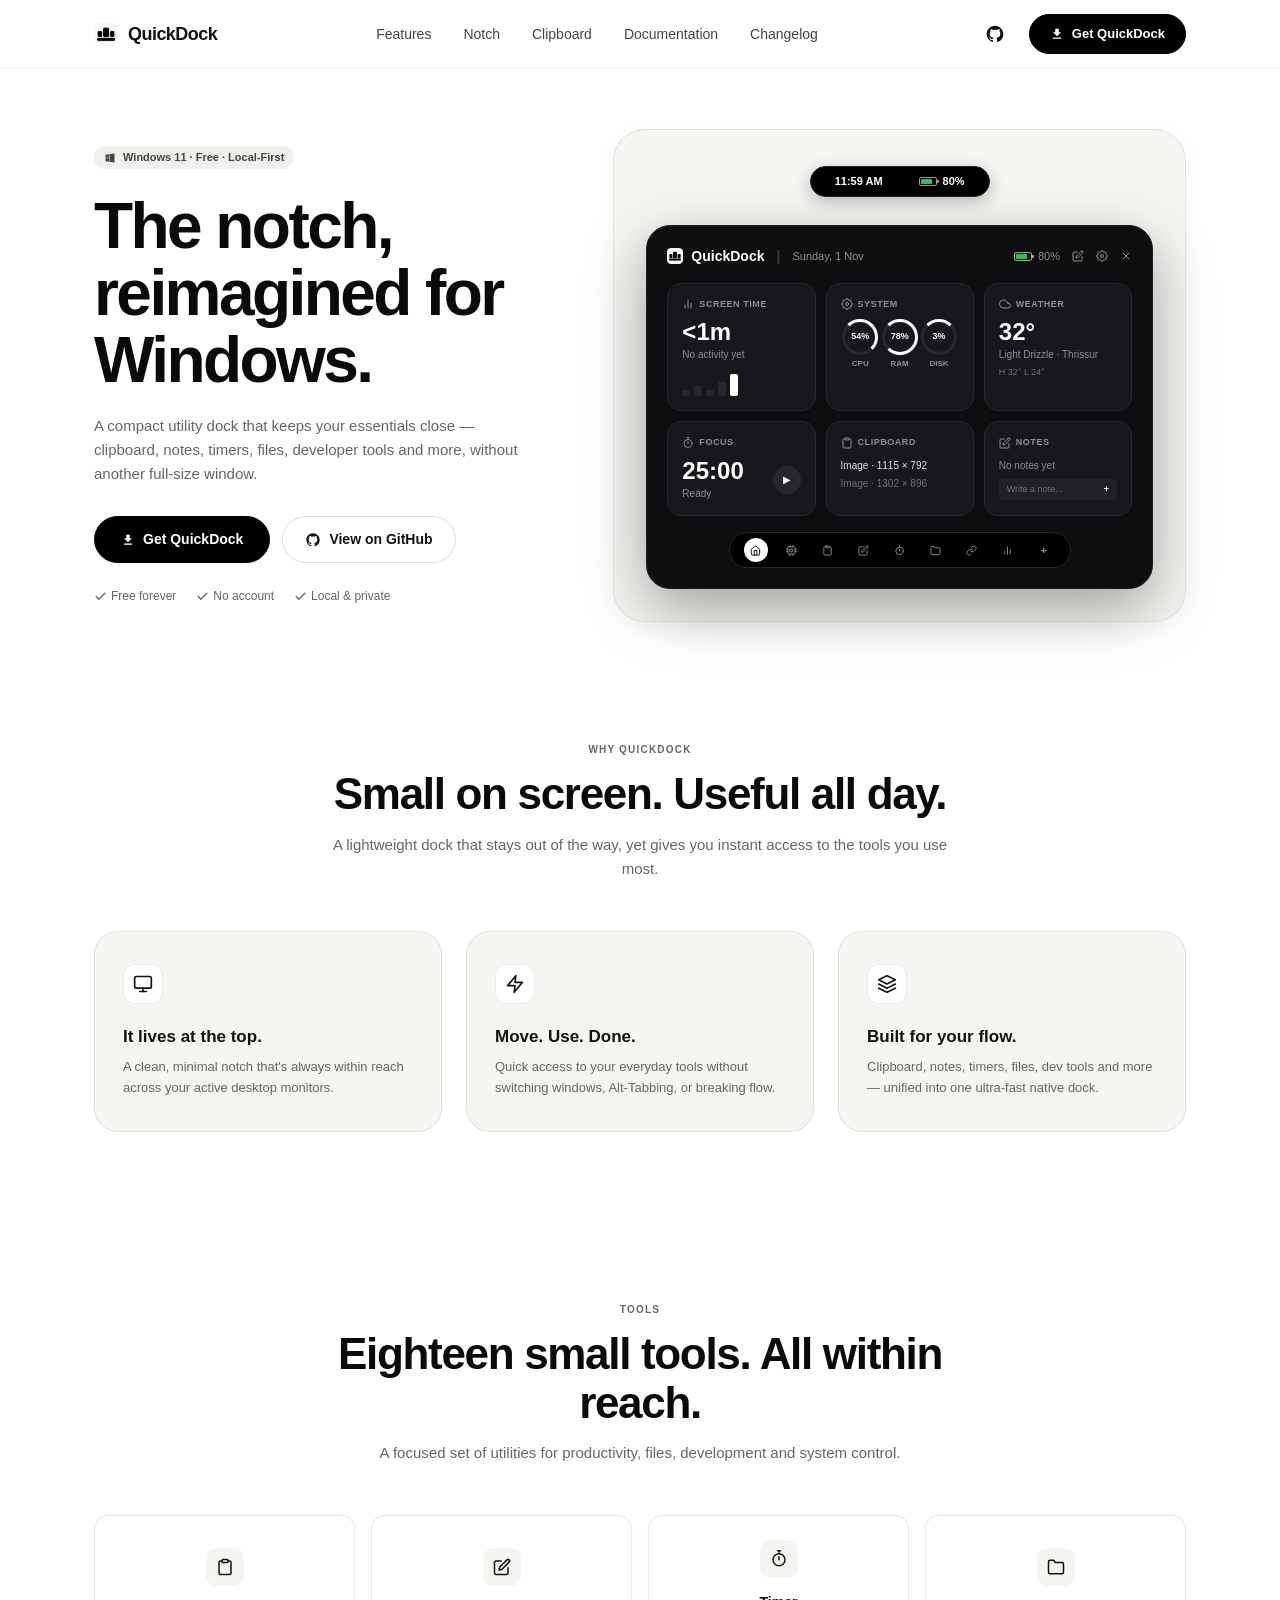
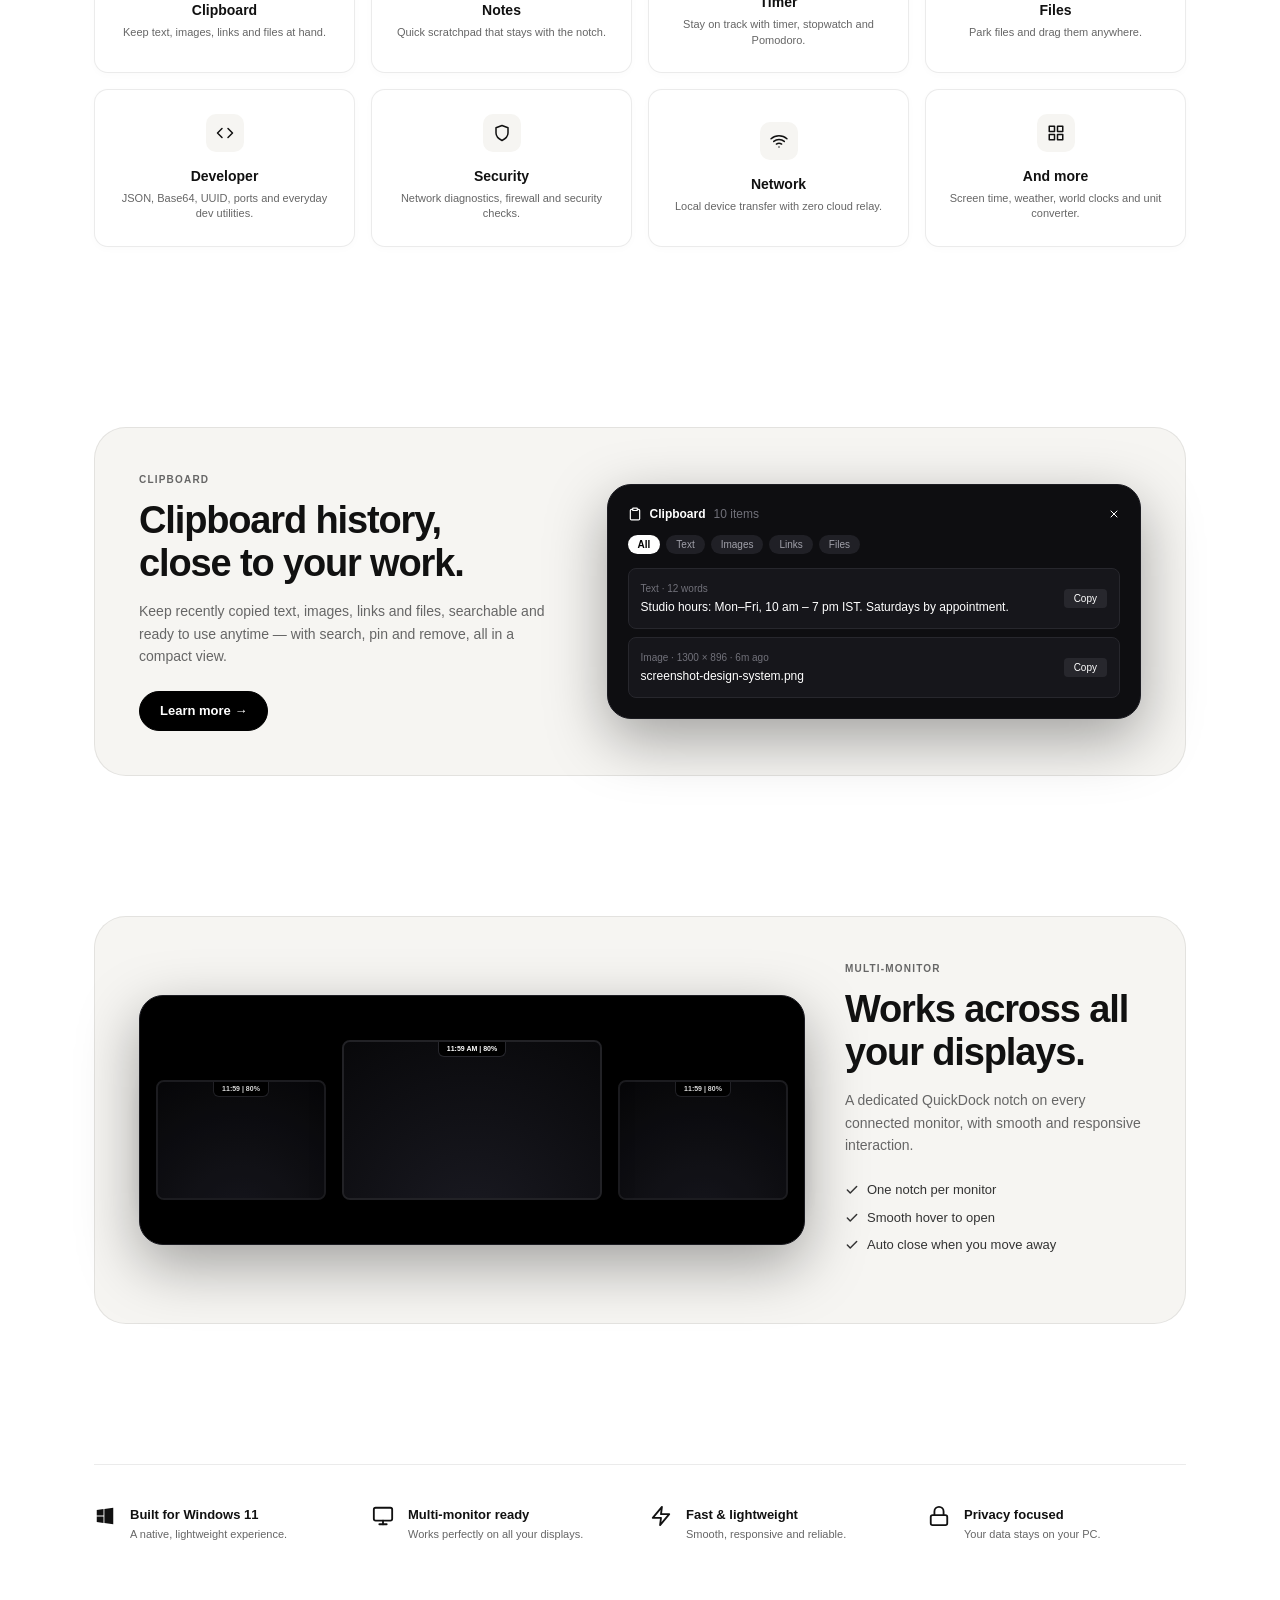
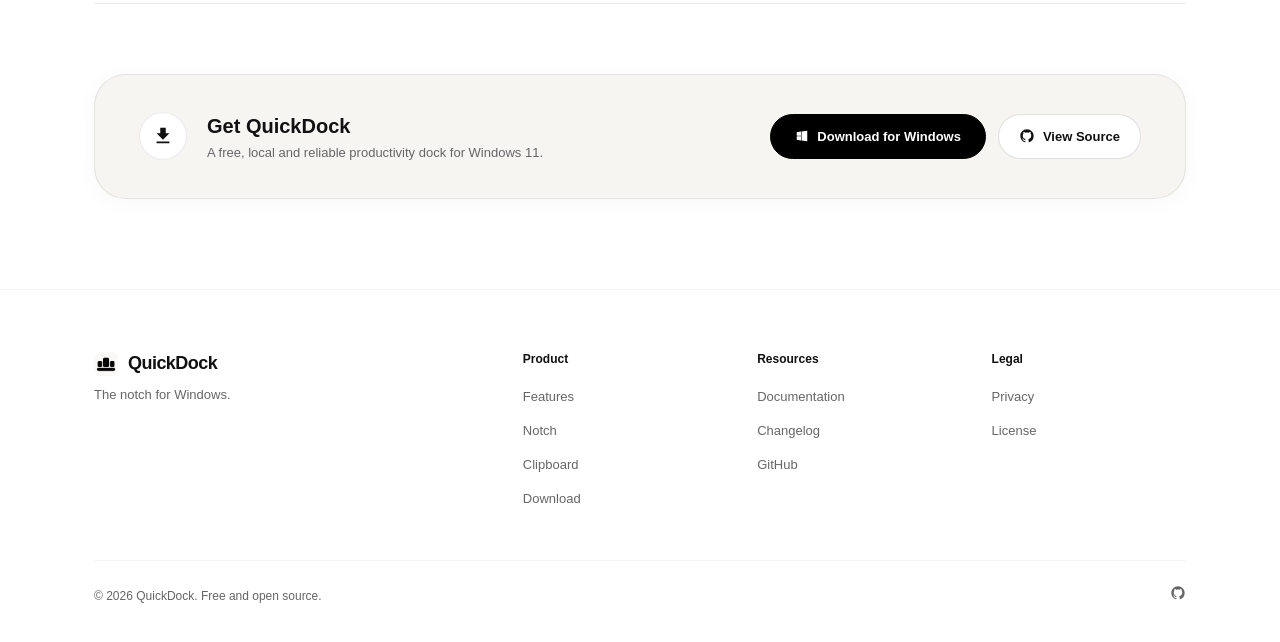
<file: docs/index.html>
<!DOCTYPE html>
<html lang="en">
<head>
  <meta charset="UTF-8">
  <meta name="viewport" content="width=device-width, initial-scale=1.0">
  <title>QuickDock — The notch, reimagined for Windows</title>
  <meta name="description" content="A compact desktop utility dock that keeps your essentials close — clipboard, notes, timers, files, developer tools and more, without another full-size window.">
  <link rel="icon" type="image/x-icon" href="./assets/images/favicon.ico">
  <link rel="stylesheet" href="./assets/css/style.css">
</head>
<body>

  <!-- Site Navigation Header -->
  <header class="site-header">
    <div class="container nav-container">
      <a href="./" class="brand">
        <img src="./assets/images/logo.png" alt="QuickDock Logo">
        <span>QuickDock</span>
      </a>
      <ul class="nav-links" id="navLinks">
        <li><a href="./features/">Features</a></li>
        <li><a href="./notch/">Notch</a></li>
        <li><a href="./clipboard/">Clipboard</a></li>
        <li><a href="./docs/">Documentation</a></li>
        <li><a href="./changelog/">Changelog</a></li>
      </ul>
      <div class="header-right">
        <a href="https://github.com/jojin1709/QuickDock" target="_blank" rel="noopener" class="header-gh-btn" title="GitHub Repository">
          <svg width="20" height="20" viewBox="0 0 24 24" fill="currentColor">
            <path d="M12 2C6.477 2 2 6.484 2 12.017c0 4.425 2.865 8.18 6.839 9.504.5.092.682-.217.682-.483 0-.237-.008-.868-.013-1.703-2.782.605-3.369-1.343-3.369-1.343-.454-1.158-1.11-1.466-1.11-1.466-.908-.62.069-.608.069-.608 1.003.07 1.53 1.032 1.53 1.032.892 1.53 2.341 1.088 2.91.832.092-.647.35-1.088.636-1.338-2.22-.253-4.555-1.113-4.555-4.951 0-1.093.39-1.988 1.029-2.688-.103-.253-.446-1.272.098-2.65 0 0 .84-.27 2.75 1.026A9.564 9.564 0 0112 6.844c.85.004 1.705.115 2.504.337 1.909-1.296 2.747-1.027 2.747-1.027.546 1.379.202 2.398.1 2.651.64.7 1.028 1.595 1.028 2.688 0 3.848-2.339 4.695-4.566 4.943.359.309.678.92.678 1.855 0 1.338-.012 2.419-.012 2.747 0 .268.18.58.688.482A10.019 10.019 0 0022 12.017C22 6.484 17.522 2 12 2z"/>
          </svg>
        </a>
        <a href="./download/" class="btn-primary">
          <svg width="14" height="14" viewBox="0 0 24 24" fill="currentColor">
            <path d="M19 9h-4V3H9v6H5l7 7 7-7zM5 18v2h14v-2H5z"/>
          </svg>
          Get QuickDock
        </a>
      </div>
    </div>
  </header>

  <!-- Hero Section -->
  <section class="hero">
    <div class="container hero-grid">
      <!-- Left Column -->
      <div class="hero-content">
        <div class="hero-tagline-wrap">
          <span class="hero-tag">
            <svg width="12" height="12" viewBox="0 0 24 24" fill="currentColor" style="vertical-align: middle; margin-right: 4px;">
              <path d="M3 5.479l7.377-1.016v7.127H3V5.48zm0 13.042l7.377 1.017v-7.04H3v6.023zm8.333 1.148L21 21V11.59H11.333v8.079zm0-15.338V11.59H21V3l-9.667 1.331z"/>
            </svg>
            Windows 11 · Free · Local-First
          </span>
        </div>
        <h1 class="hero-title">
          The notch,<br>reimagined for<br>Windows.
        </h1>
        <p class="hero-desc">
          A compact utility dock that keeps your essentials close — clipboard, notes, timers, files, developer tools and more, without another full-size window.
        </p>
        <div class="hero-buttons">
          <a href="./download/" class="btn-primary" style="padding: 12px 26px; font-size: 14px;">
            <svg width="14" height="14" viewBox="0 0 24 24" fill="currentColor">
              <path d="M19 9h-4V3H9v6H5l7 7 7-7zM5 18v2h14v-2H5z"/>
            </svg>
            Get QuickDock
          </a>
          <a href="https://github.com/jojin1709/QuickDock" target="_blank" rel="noopener" class="btn-secondary" style="padding: 12px 22px; font-size: 14px;">
            <svg width="16" height="16" viewBox="0 0 24 24" fill="currentColor">
              <path d="M12 2C6.477 2 2 6.484 2 12.017c0 4.425 2.865 8.18 6.839 9.504.5.092.682-.217.682-.483 0-.237-.008-.868-.013-1.703-2.782.605-3.369-1.343-3.369-1.343-.454-1.158-1.11-1.466-1.11-1.466-.908-.62.069-.608.069-.608 1.003.07 1.53 1.032 1.53 1.032.892 1.53 2.341 1.088 2.91.832.092-.647.35-1.088.636-1.338-2.22-.253-4.555-1.113-4.555-4.951 0-1.093.39-1.988 1.029-2.688-.103-.253-.446-1.272.098-2.65 0 0 .84-.27 2.75 1.026A9.564 9.564 0 0112 6.844c.85.004 1.705.115 2.504.337 1.909-1.296 2.747-1.027 2.747-1.027.546 1.379.202 2.398.1 2.651.64.7 1.028 1.595 1.028 2.688 0 3.848-2.339 4.695-4.566 4.943.359.309.678.92.678 1.855 0 1.338-.012 2.419-.012 2.747 0 .268.18.58.688.482A10.019 10.019 0 0022 12.017C22 6.484 17.522 2 12 2z"/>
            </svg>
            View on GitHub
          </a>
        </div>
        <div class="hero-perks">
          <span>
            <svg width="13" height="13" viewBox="0 0 24 24" fill="none" stroke="currentColor" stroke-width="2.5" stroke-linecap="round" stroke-linejoin="round"><polyline points="20 6 9 17 4 12"/></svg>
            Free forever
          </span>
          <span>
            <svg width="13" height="13" viewBox="0 0 24 24" fill="none" stroke="currentColor" stroke-width="2.5" stroke-linecap="round" stroke-linejoin="round"><polyline points="20 6 9 17 4 12"/></svg>
            No account
          </span>
          <span>
            <svg width="13" height="13" viewBox="0 0 24 24" fill="none" stroke="currentColor" stroke-width="2.5" stroke-linecap="round" stroke-linejoin="round"><polyline points="20 6 9 17 4 12"/></svg>
            Local &amp; private
          </span>
        </div>
      </div>

      <!-- Right Column: Mockup Surface -->
      <div class="hero-mockup-surface">
        <!-- Resting Notch Pill -->
        <div class="mock-notch-capsule" title="Click to view notch details">
          <span>11:59 AM</span>
          <div class="battery-display">
            <div class="battery-icon-pill">
              <div class="battery-fill"></div>
            </div>
            <span>80%</span>
          </div>
        </div>

        <!-- Expanded QuickDock Window Preview -->
        <div class="expanded-dock-mock">
          <div class="dock-header">
            <div class="dock-header-title">
              <img src="./assets/images/logo.png" alt="QuickDock">
              <span>QuickDock</span>
              <span style="color:#3A3A40; margin: 0 4px;">|</span>
              <span class="dock-header-subtitle">Sunday, 1 Nov</span>
            </div>
            <div class="dock-header-controls">
              <div class="battery-display">
                <div class="battery-icon-pill"><div class="battery-fill"></div></div>
                <span>80%</span>
              </div>
              <svg width="12" height="12" viewBox="0 0 24 24" fill="none" stroke="currentColor" stroke-width="2" stroke-linecap="round" stroke-linejoin="round"><path d="M11 4H4a2 2 0 0 0-2 2v14a2 2 0 0 0 2 2h14a2 2 0 0 0 2-2v-7"/><path d="M18.5 2.5a2.121 2.121 0 0 1 3 3L12 15l-4 1 1-4 9.5-9.5z"/></svg>
              <svg width="12" height="12" viewBox="0 0 24 24" fill="none" stroke="currentColor" stroke-width="2" stroke-linecap="round" stroke-linejoin="round"><circle cx="12" cy="12" r="3"/><path d="M19.4 15a1.65 1.65 0 0 0 .33 1.82l.06.06a2 2 0 0 1 0 2.83 2 2 0 0 1-2.83 0l-.06-.06a1.65 1.65 0 0 0-1.82-.33 1.65 1.65 0 0 0-1 1.51V21a2 2 0 0 1-2 2 2 2 0 0 1-2-2v-.09A1.65 1.65 0 0 0 9 19.4a1.65 1.65 0 0 0-1.82.33l-.06.06a2 2 0 0 1-2.83 0 2 2 0 0 1 0-2.83l.06-.06a1.65 1.65 0 0 0 .33-1.82 1.65 1.65 0 0 0-1.51-1H3a2 2 0 0 1-2-2 2 2 0 0 1 2-2h.09A1.65 1.65 0 0 0 4.6 9a1.65 1.65 0 0 0-.33-1.82l-.06-.06a2 2 0 0 1 0-2.83 2 2 0 0 1 2.83 0l.06.06a1.65 1.65 0 0 0 1.82.33H9a1.65 1.65 0 0 0 1-1.51V3a2 2 0 0 1 2-2 2 2 0 0 1 2 2v.09a1.65 1.65 0 0 0 1 1.51 1.65 1.65 0 0 0 1.82-.33l.06-.06a2 2 0 0 1 2.83 0 2 2 0 0 1 0 2.83l-.06.06a1.65 1.65 0 0 0-.33 1.82V9a1.65 1.65 0 0 0 1.51 1H21a2 2 0 0 1 2 2 2 2 0 0 1-2 2h-.09a1.65 1.65 0 0 0-1.51 1z"/></svg>
              <svg width="12" height="12" viewBox="0 0 24 24" fill="none" stroke="currentColor" stroke-width="2" stroke-linecap="round" stroke-linejoin="round"><line x1="18" y1="6" x2="6" y2="18"/><line x1="6" y1="6" x2="18" y2="18"/></svg>
            </div>
          </div>

          <div class="mock-dock-grid">
            <!-- Screen Time Tile -->
            <div class="mock-tile">
              <div class="mock-tile-header">
                <svg width="12" height="12" viewBox="0 0 24 24" fill="none" stroke="currentColor" stroke-width="2" stroke-linecap="round" stroke-linejoin="round"><line x1="18" y1="20" x2="18" y2="10"/><line x1="12" y1="20" x2="12" y2="4"/><line x1="6" y1="20" x2="6" y2="14"/></svg>
                Screen Time
              </div>
              <div class="mock-stat">&lt;1m</div>
              <div class="mock-subtext">No activity yet</div>
              <div class="mock-spark-bars">
                <div class="mock-bar" style="height: 6px;"></div>
                <div class="mock-bar" style="height: 10px;"></div>
                <div class="mock-bar" style="height: 6px;"></div>
                <div class="mock-bar" style="height: 14px;"></div>
                <div class="mock-bar active" style="height: 22px;"></div>
              </div>
            </div>

            <!-- System Tile -->
            <div class="mock-tile">
              <div class="mock-tile-header">
                <svg width="12" height="12" viewBox="0 0 24 24" fill="none" stroke="currentColor" stroke-width="2" stroke-linecap="round" stroke-linejoin="round"><circle cx="12" cy="12" r="3"/><path d="M19.4 15a1.65 1.65 0 0 0 .33 1.82l.06.06a2 2 0 0 1 0 2.83 2 2 0 0 1-2.83 0l-.06-.06a1.65 1.65 0 0 0-1.82-.33 1.65 1.65 0 0 0-1 1.51V21a2 2 0 0 1-2 2 2 2 0 0 1-2-2v-.09A1.65 1.65 0 0 0 9 19.4a1.65 1.65 0 0 0-1.82.33l-.06.06a2 2 0 0 1-2.83 0 2 2 0 0 1 0-2.83l.06-.06a1.65 1.65 0 0 0 .33-1.82 1.65 1.65 0 0 0-1.51-1H3a2 2 0 0 1-2-2 2 2 0 0 1 2-2h.09A1.65 1.65 0 0 0 4.6 9a1.65 1.65 0 0 0-.33-1.82l-.06-.06a2 2 0 0 1 0-2.83 2 2 0 0 1 2.83 0l.06.06a1.65 1.65 0 0 0 1.82.33H9a1.65 1.65 0 0 0 1-1.51V3a2 2 0 0 1 2-2 2 2 0 0 1 2 2v.09a1.65 1.65 0 0 0 1 1.51 1.65 1.65 0 0 0 1.82-.33l.06-.06a2 2 0 0 1 2.83 0 2 2 0 0 1 0 2.83l-.06.06a1.65 1.65 0 0 0-.33 1.82V9a1.65 1.65 0 0 0 1.51 1H21a2 2 0 0 1 2 2 2 2 0 0 1-2 2h-.09a1.65 1.65 0 0 0-1.51 1z"/></svg>
                System
              </div>
              <div class="rings-container">
                <div class="ring-unit">
                  <div class="ring-circle" style="border-top-color:#FFFFFF; border-right-color:#FFFFFF;">54%</div>
                  <div class="ring-name">CPU</div>
                </div>
                <div class="ring-unit">
                  <div class="ring-circle" style="border-top-color:#FFFFFF; border-right-color:#FFFFFF; border-bottom-color:#FFFFFF;">78%</div>
                  <div class="ring-name">RAM</div>
                </div>
                <div class="ring-unit">
                  <div class="ring-circle" style="border-top-color:#FFFFFF; border-right-color:#27272D;">3%</div>
                  <div class="ring-name">DISK</div>
                </div>
              </div>
            </div>

            <!-- Weather Tile -->
            <div class="mock-tile">
              <div class="mock-tile-header">
                <svg width="12" height="12" viewBox="0 0 24 24" fill="none" stroke="currentColor" stroke-width="2" stroke-linecap="round" stroke-linejoin="round"><path d="M18 10h-1.26A8 8 0 1 0 9 20h9a5 5 0 0 0 0-10z"/></svg>
                Weather
              </div>
              <div class="mock-stat">32°</div>
              <div class="mock-subtext">Light Drizzle · Thrissur</div>
              <div style="font-size: 9px; color: #71717A; margin-top: 4px;">H 32° L 24°</div>
            </div>

            <!-- Focus Tile -->
            <div class="mock-tile">
              <div class="mock-tile-header">
                <svg width="12" height="12" viewBox="0 0 24 24" fill="none" stroke="currentColor" stroke-width="2" stroke-linecap="round" stroke-linejoin="round"><circle cx="12" cy="13" r="8"/><line x1="12" y1="9" x2="12" y2="13"/><line x1="12" y1="1" x2="12" y2="3"/><line x1="10" y1="1" x2="14" y2="1"/></svg>
                Focus
              </div>
              <div style="display:flex; justify-content:space-between; align-items:center;">
                <div>
                  <div class="mock-stat">25:00</div>
                  <div class="mock-subtext">Ready</div>
                </div>
                <div style="width: 28px; height: 28px; border-radius: 50%; background: #27272D; display: flex; align-items: center; justify-content: center; font-size: 10px;">▶</div>
              </div>
            </div>

            <!-- Clipboard Tile -->
            <div class="mock-tile">
              <div class="mock-tile-header">
                <svg width="12" height="12" viewBox="0 0 24 24" fill="none" stroke="currentColor" stroke-width="2" stroke-linecap="round" stroke-linejoin="round"><path d="M16 4h2a2 2 0 0 1 2 2v14a2 2 0 0 1-2 2H6a2 2 0 0 1-2-2V6a2 2 0 0 1 2-2h2"/><rect x="8" y="2" width="8" height="4" rx="1" ry="1"/></svg>
                Clipboard
              </div>
              <div style="font-size: 10px; color: #E4E4E7; margin-bottom: 3px;">Image · 1115 × 792</div>
              <div style="font-size: 10px; color: #71717A;">Image · 1302 × 896</div>
            </div>

            <!-- Notes Tile -->
            <div class="mock-tile">
              <div class="mock-tile-header">
                <svg width="12" height="12" viewBox="0 0 24 24" fill="none" stroke="currentColor" stroke-width="2" stroke-linecap="round" stroke-linejoin="round"><path d="M11 4H4a2 2 0 0 0-2 2v14a2 2 0 0 0 2 2h14a2 2 0 0 0 2-2v-7"/><path d="M18.5 2.5a2.121 2.121 0 0 1 3 3L12 15l-4 1 1-4 9.5-9.5z"/></svg>
                Notes
              </div>
              <div class="mock-subtext" style="margin-bottom: 6px;">No notes yet</div>
              <div style="background: #202026; border-radius: 4px; padding: 4px 8px; font-size: 9px; color: #71717A; display: flex; justify-content: space-between;">
                <span>Write a note...</span>
                <span style="color:#FFFFFF; font-weight:bold;">+</span>
              </div>
            </div>
          </div>

          <!-- Bottom Floating Dock -->
          <div style="text-align: center;">
            <div class="mock-floating-nav">
              <span class="mock-nav-item active">
                <svg width="11" height="11" viewBox="0 0 24 24" fill="none" stroke="currentColor" stroke-width="2" stroke-linecap="round" stroke-linejoin="round"><path d="M3 9l9-7 9 7v11a2 2 0 0 1-2 2H5a2 2 0 0 1-2-2z"/><polyline points="9 22 9 12 15 12 15 22"/></svg>
              </span>
              <span class="mock-nav-item">
                <svg width="11" height="11" viewBox="0 0 24 24" fill="none" stroke="currentColor" stroke-width="2" stroke-linecap="round" stroke-linejoin="round"><rect x="4" y="4" width="16" height="16" rx="2" ry="2"/><rect x="9" y="9" width="6" height="6"/><line x1="9" y1="1" x2="9" y2="4"/><line x1="15" y1="1" x2="15" y2="4"/><line x1="9" y1="20" x2="9" y2="23"/><line x1="15" y1="20" x2="15" y2="23"/><line x1="20" y1="9" x2="23" y2="9"/><line x1="20" y1="14" x2="23" y2="14"/><line x1="1" y1="9" x2="4" y2="9"/><line x1="1" y1="14" x2="4" y2="14"/></svg>
              </span>
              <span class="mock-nav-item">
                <svg width="11" height="11" viewBox="0 0 24 24" fill="none" stroke="currentColor" stroke-width="2" stroke-linecap="round" stroke-linejoin="round"><path d="M16 4h2a2 2 0 0 1 2 2v14a2 2 0 0 1-2 2H6a2 2 0 0 1-2-2V6a2 2 0 0 1 2-2h2"/><rect x="8" y="2" width="8" height="4" rx="1" ry="1"/></svg>
              </span>
              <span class="mock-nav-item">
                <svg width="11" height="11" viewBox="0 0 24 24" fill="none" stroke="currentColor" stroke-width="2" stroke-linecap="round" stroke-linejoin="round"><path d="M11 4H4a2 2 0 0 0-2 2v14a2 2 0 0 0 2 2h14a2 2 0 0 0 2-2v-7"/><path d="M18.5 2.5a2.121 2.121 0 0 1 3 3L12 15l-4 1 1-4 9.5-9.5z"/></svg>
              </span>
              <span class="mock-nav-item">
                <svg width="11" height="11" viewBox="0 0 24 24" fill="none" stroke="currentColor" stroke-width="2" stroke-linecap="round" stroke-linejoin="round"><circle cx="12" cy="13" r="8"/><line x1="12" y1="9" x2="12" y2="13"/><line x1="12" y1="1" x2="12" y2="3"/></svg>
              </span>
              <span class="mock-nav-item">
                <svg width="11" height="11" viewBox="0 0 24 24" fill="none" stroke="currentColor" stroke-width="2" stroke-linecap="round" stroke-linejoin="round"><path d="M22 19a2 2 0 0 1-2 2H4a2 2 0 0 1-2-2V5a2 2 0 0 1 2-2h5l2 3h9a2 2 0 0 1 2 2z"/></svg>
              </span>
              <span class="mock-nav-item">
                <svg width="11" height="11" viewBox="0 0 24 24" fill="none" stroke="currentColor" stroke-width="2" stroke-linecap="round" stroke-linejoin="round"><path d="M10 13a5 5 0 0 0 7.54.54l3-3a5 5 0 0 0-7.07-7.07l-1.72 1.71"/><path d="M14 11a5 5 0 0 0-7.54-.54l-3 3a5 5 0 0 0 7.07 7.07l1.71-1.71"/></svg>
              </span>
              <span class="mock-nav-item">
                <svg width="11" height="11" viewBox="0 0 24 24" fill="none" stroke="currentColor" stroke-width="2" stroke-linecap="round" stroke-linejoin="round"><line x1="18" y1="20" x2="18" y2="10"/><line x1="12" y1="20" x2="12" y2="4"/><line x1="6" y1="20" x2="6" y2="14"/></svg>
              </span>
              <span class="mock-nav-item" style="font-weight:bold;">+</span>
            </div>
          </div>
        </div>
      </div>
    </div>
  </section>

  <!-- Section: Why QuickDock -->
  <section class="section">
    <div class="container">
      <div class="section-center-head">
        <div class="section-label">WHY QUICKDOCK</div>
        <h2 class="section-main-title">Small on screen. Useful all day.</h2>
        <p class="section-sub">A lightweight dock that stays out of the way, yet gives you instant access to the tools you use most.</p>
      </div>

      <div class="why-grid">
        <div class="why-card">
          <div class="why-icon">
            <svg width="20" height="20" viewBox="0 0 24 24" fill="none" stroke="currentColor" stroke-width="2" stroke-linecap="round" stroke-linejoin="round"><rect x="2" y="3" width="20" height="14" rx="2" ry="2"/><line x1="8" y1="21" x2="16" y2="21"/><line x1="12" y1="17" x2="12" y2="21"/></svg>
          </div>
          <h3 class="why-card-title">It lives at the top.</h3>
          <p class="why-card-desc">A clean, minimal notch that's always within reach across your active desktop monitors.</p>
        </div>

        <div class="why-card">
          <div class="why-icon">
            <svg width="20" height="20" viewBox="0 0 24 24" fill="none" stroke="currentColor" stroke-width="2" stroke-linecap="round" stroke-linejoin="round"><polygon points="13 2 3 14 12 14 11 22 21 10 12 10 13 2"/></svg>
          </div>
          <h3 class="why-card-title">Move. Use. Done.</h3>
          <p class="why-card-desc">Quick access to your everyday tools without switching windows, Alt-Tabbing, or breaking flow.</p>
        </div>

        <div class="why-card">
          <div class="why-icon">
            <svg width="20" height="20" viewBox="0 0 24 24" fill="none" stroke="currentColor" stroke-width="2" stroke-linecap="round" stroke-linejoin="round"><polygon points="12 2 2 7 12 12 22 7 12 2"/><polyline points="2 17 12 22 22 17"/><polyline points="2 12 12 17 22 12"/></svg>
          </div>
          <h3 class="why-card-title">Built for your flow.</h3>
          <p class="why-card-desc">Clipboard, notes, timers, files, dev tools and more — unified into one ultra-fast native dock.</p>
        </div>
      </div>
    </div>
  </section>

  <!-- Section: Eighteen Small Tools -->
  <section class="section" style="padding-top: 0;">
    <div class="container">
      <div class="section-center-head">
        <div class="section-label">TOOLS</div>
        <h2 class="section-main-title">Eighteen small tools. All within reach.</h2>
        <p class="section-sub">A focused set of utilities for productivity, files, development and system control.</p>
      </div>

      <div class="tools-grid">
        <div class="tool-chip-card">
          <div class="tool-chip-icon">
            <svg width="18" height="18" viewBox="0 0 24 24" fill="none" stroke="currentColor" stroke-width="2" stroke-linecap="round" stroke-linejoin="round"><path d="M16 4h2a2 2 0 0 1 2 2v14a2 2 0 0 1-2 2H6a2 2 0 0 1-2-2V6a2 2 0 0 1 2-2h2"/><rect x="8" y="2" width="8" height="4" rx="1" ry="1"/></svg>
          </div>
          <h4 class="tool-chip-title">Clipboard</h4>
          <p class="tool-chip-desc">Keep text, images, links and files at hand.</p>
        </div>

        <div class="tool-chip-card">
          <div class="tool-chip-icon">
            <svg width="18" height="18" viewBox="0 0 24 24" fill="none" stroke="currentColor" stroke-width="2" stroke-linecap="round" stroke-linejoin="round"><path d="M11 4H4a2 2 0 0 0-2 2v14a2 2 0 0 0 2 2h14a2 2 0 0 0 2-2v-7"/><path d="M18.5 2.5a2.121 2.121 0 0 1 3 3L12 15l-4 1 1-4 9.5-9.5z"/></svg>
          </div>
          <h4 class="tool-chip-title">Notes</h4>
          <p class="tool-chip-desc">Quick scratchpad that stays with the notch.</p>
        </div>

        <div class="tool-chip-card">
          <div class="tool-chip-icon">
            <svg width="18" height="18" viewBox="0 0 24 24" fill="none" stroke="currentColor" stroke-width="2" stroke-linecap="round" stroke-linejoin="round"><circle cx="12" cy="13" r="8"/><line x1="12" y1="9" x2="12" y2="13"/><line x1="12" y1="1" x2="12" y2="3"/><line x1="10" y1="1" x2="14" y2="1"/></svg>
          </div>
          <h4 class="tool-chip-title">Timer</h4>
          <p class="tool-chip-desc">Stay on track with timer, stopwatch and Pomodoro.</p>
        </div>

        <div class="tool-chip-card">
          <div class="tool-chip-icon">
            <svg width="18" height="18" viewBox="0 0 24 24" fill="none" stroke="currentColor" stroke-width="2" stroke-linecap="round" stroke-linejoin="round"><path d="M22 19a2 2 0 0 1-2 2H4a2 2 0 0 1-2-2V5a2 2 0 0 1 2-2h5l2 3h9a2 2 0 0 1 2 2z"/></svg>
          </div>
          <h4 class="tool-chip-title">Files</h4>
          <p class="tool-chip-desc">Park files and drag them anywhere.</p>
        </div>

        <div class="tool-chip-card">
          <div class="tool-chip-icon">
            <svg width="18" height="18" viewBox="0 0 24 24" fill="none" stroke="currentColor" stroke-width="2" stroke-linecap="round" stroke-linejoin="round"><polyline points="16 18 22 12 16 6"/><polyline points="8 6 2 12 8 18"/></svg>
          </div>
          <h4 class="tool-chip-title">Developer</h4>
          <p class="tool-chip-desc">JSON, Base64, UUID, ports and everyday dev utilities.</p>
        </div>

        <div class="tool-chip-card">
          <div class="tool-chip-icon">
            <svg width="18" height="18" viewBox="0 0 24 24" fill="none" stroke="currentColor" stroke-width="2" stroke-linecap="round" stroke-linejoin="round"><path d="M12 22s8-4 8-10V5l-8-3-8 3v7c0 6 8 10 8 10z"/></svg>
          </div>
          <h4 class="tool-chip-title">Security</h4>
          <p class="tool-chip-desc">Network diagnostics, firewall and security checks.</p>
        </div>

        <div class="tool-chip-card">
          <div class="tool-chip-icon">
            <svg width="18" height="18" viewBox="0 0 24 24" fill="none" stroke="currentColor" stroke-width="2" stroke-linecap="round" stroke-linejoin="round"><path d="M5 12.55a11 11 0 0 1 14.08 0"/><path d="M1.42 9a16 16 0 0 1 21.16 0"/><path d="M8.53 16.11a6 6 0 0 1 6.95 0"/><line x1="12" y1="20" x2="12.01" y2="20"/></svg>
          </div>
          <h4 class="tool-chip-title">Network</h4>
          <p class="tool-chip-desc">Local device transfer with zero cloud relay.</p>
        </div>

        <div class="tool-chip-card">
          <div class="tool-chip-icon">
            <svg width="18" height="18" viewBox="0 0 24 24" fill="none" stroke="currentColor" stroke-width="2" stroke-linecap="round" stroke-linejoin="round"><rect x="3" y="3" width="7" height="7"/><rect x="14" y="3" width="7" height="7"/><rect x="14" y="14" width="7" height="7"/><rect x="3" y="14" width="7" height="7"/></svg>
          </div>
          <h4 class="tool-chip-title">And more</h4>
          <p class="tool-chip-desc">Screen time, weather, world clocks and unit converter.</p>
        </div>
      </div>
    </div>
  </section>

  <!-- Section: Clipboard Spotlight -->
  <section class="section" style="padding-top: 0;">
    <div class="container">
      <div class="spotlight-card">
        <div class="spotlight-info">
          <div class="spotlight-tag">CLIPBOARD</div>
          <h2 class="spotlight-title">Clipboard history,<br>close to your work.</h2>
          <p class="spotlight-desc">
            Keep recently copied text, images, links and files, searchable and ready to use anytime — with search, pin and remove, all in a compact view.
          </p>
          <a href="./clipboard/" class="btn-primary">Learn more →</a>
        </div>

        <div class="spotlight-visual">
          <div style="display:flex; justify-content:space-between; align-items:center; margin-bottom:12px; font-size:12px; font-weight:700;">
            <div style="display:flex; align-items:center; gap:8px;">
              <svg width="14" height="14" viewBox="0 0 24 24" fill="none" stroke="currentColor" stroke-width="2" stroke-linecap="round" stroke-linejoin="round"><path d="M16 4h2a2 2 0 0 1 2 2v14a2 2 0 0 1-2 2H6a2 2 0 0 1-2-2V6a2 2 0 0 1 2-2h2"/><rect x="8" y="2" width="8" height="4" rx="1" ry="1"/></svg>
              <span>Clipboard</span>
              <span style="color:#71717A; font-weight:normal;">10 items</span>
            </div>
            <svg width="12" height="12" viewBox="0 0 24 24" fill="none" stroke="currentColor" stroke-width="2" stroke-linecap="round" stroke-linejoin="round"><line x1="18" y1="6" x2="6" y2="18"/><line x1="6" y1="6" x2="18" y2="18"/></svg>
          </div>

          <!-- Filter Pills -->
          <div style="display:flex; gap:6px; margin-bottom:14px;">
            <span style="background:#FFFFFF; color:#000000; border-radius:9999px; padding:2px 10px; font-size:10px; font-weight:bold;">All</span>
            <span style="background:#202026; color:#A1A1AA; border-radius:9999px; padding:2px 10px; font-size:10px;">Text</span>
            <span style="background:#202026; color:#A1A1AA; border-radius:9999px; padding:2px 10px; font-size:10px;">Images</span>
            <span style="background:#202026; color:#A1A1AA; border-radius:9999px; padding:2px 10px; font-size:10px;">Links</span>
            <span style="background:#202026; color:#A1A1AA; border-radius:9999px; padding:2px 10px; font-size:10px;">Files</span>
          </div>

          <!-- Snippet item -->
          <div style="background:#16161B; border:1px solid #27272D; border-radius:8px; padding:12px; margin-bottom:8px; display:flex; justify-content:space-between; align-items:center;">
            <div>
              <div style="font-size:10px; color:#71717A; margin-bottom:2px;">Text · 12 words</div>
              <div style="font-size:12px; color:#FFFFFF; font-weight:500;">Studio hours: Mon–Fri, 10 am – 7 pm IST. Saturdays by appointment.</div>
            </div>
            <button style="background:#27272D; color:#FFFFFF; border:none; padding:4px 10px; border-radius:4px; font-size:10px; cursor:pointer;">Copy</button>
          </div>

          <div style="background:#16161B; border:1px solid #27272D; border-radius:8px; padding:12px; display:flex; justify-content:space-between; align-items:center;">
            <div>
              <div style="font-size:10px; color:#71717A; margin-bottom:2px;">Image · 1300 × 896 · 6m ago</div>
              <div style="font-size:12px; color:#FFFFFF; font-weight:500;">screenshot-design-system.png</div>
            </div>
            <button style="background:#27272D; color:#FFFFFF; border:none; padding:4px 10px; border-radius:4px; font-size:10px; cursor:pointer;">Copy</button>
          </div>
        </div>
      </div>
    </div>
  </section>

  <!-- Section: Multi-Monitor Spotlight -->
  <section class="section" style="padding-top: 0;">
    <div class="container">
      <div class="spotlight-card reverse">
        <div class="spotlight-visual" style="background:#000000; padding: 24px 16px;">
          <!-- Multi-Monitor Graphic Mockup -->
          <div class="monitors-graphic-wrap">
            <div class="mock-monitor-outer secondary">
              <div class="mock-screen-wallpaper">
                <div class="mock-mini-notch">11:59 | 80%</div>
              </div>
            </div>
            <div class="mock-monitor-outer primary">
              <div class="mock-screen-wallpaper">
                <div class="mock-mini-notch">11:59 AM | 80%</div>
              </div>
            </div>
            <div class="mock-monitor-outer secondary">
              <div class="mock-screen-wallpaper">
                <div class="mock-mini-notch">11:59 | 80%</div>
              </div>
            </div>
          </div>
        </div>

        <div class="spotlight-info">
          <div class="spotlight-tag">MULTI-MONITOR</div>
          <h2 class="spotlight-title">Works across all your displays.</h2>
          <p class="spotlight-desc">
            A dedicated QuickDock notch on every connected monitor, with smooth and responsive interaction.
          </p>
          <ul class="spotlight-checkmarks">
            <li>
              <svg width="14" height="14" viewBox="0 0 24 24" fill="none" stroke="currentColor" stroke-width="2.5" stroke-linecap="round" stroke-linejoin="round"><polyline points="20 6 9 17 4 12"/></svg>
              One notch per monitor
            </li>
            <li>
              <svg width="14" height="14" viewBox="0 0 24 24" fill="none" stroke="currentColor" stroke-width="2.5" stroke-linecap="round" stroke-linejoin="round"><polyline points="20 6 9 17 4 12"/></svg>
              Smooth hover to open
            </li>
            <li>
              <svg width="14" height="14" viewBox="0 0 24 24" fill="none" stroke="currentColor" stroke-width="2.5" stroke-linecap="round" stroke-linejoin="round"><polyline points="20 6 9 17 4 12"/></svg>
              Auto close when you move away
            </li>
          </ul>
        </div>
      </div>
    </div>
  </section>

  <!-- Section: 4 Badges Bar -->
  <section class="container">
    <div class="features-badges-bar">
      <div class="badge-item">
        <div class="badge-icon">
          <svg width="22" height="22" viewBox="0 0 24 24" fill="currentColor">
            <path d="M3 5.479l7.377-1.016v7.127H3V5.48zm0 13.042l7.377 1.017v-7.04H3v6.023zm8.333 1.148L21 21V11.59H11.333v8.079zm0-15.338V11.59H21V3l-9.667 1.331z"/>
          </svg>
        </div>
        <div>
          <h4 class="badge-title">Built for Windows 11</h4>
          <p class="badge-desc">A native, lightweight experience.</p>
        </div>
      </div>

      <div class="badge-item">
        <div class="badge-icon">
          <svg width="22" height="22" viewBox="0 0 24 24" fill="none" stroke="currentColor" stroke-width="2" stroke-linecap="round" stroke-linejoin="round"><rect x="2" y="3" width="20" height="14" rx="2" ry="2"/><line x1="8" y1="21" x2="16" y2="21"/><line x1="12" y1="17" x2="12" y2="21"/></svg>
        </div>
        <div>
          <h4 class="badge-title">Multi-monitor ready</h4>
          <p class="badge-desc">Works perfectly on all your displays.</p>
        </div>
      </div>

      <div class="badge-item">
        <div class="badge-icon">
          <svg width="22" height="22" viewBox="0 0 24 24" fill="none" stroke="currentColor" stroke-width="2" stroke-linecap="round" stroke-linejoin="round"><polygon points="13 2 3 14 12 14 11 22 21 10 12 10 13 2"/></svg>
        </div>
        <div>
          <h4 class="badge-title">Fast &amp; lightweight</h4>
          <p class="badge-desc">Smooth, responsive and reliable.</p>
        </div>
      </div>

      <div class="badge-item">
        <div class="badge-icon">
          <svg width="22" height="22" viewBox="0 0 24 24" fill="none" stroke="currentColor" stroke-width="2" stroke-linecap="round" stroke-linejoin="round"><rect x="3" y="11" width="18" height="11" rx="2" ry="2"/><path d="M7 11V7a5 5 0 0 1 10 0v4"/></svg>
        </div>
        <div>
          <h4 class="badge-title">Privacy focused</h4>
          <p class="badge-desc">Your data stays on your PC.</p>
        </div>
      </div>
    </div>
  </section>

  <!-- Section: Bottom Download CTA Banner -->
  <section class="container">
    <div class="download-banner-card">
      <div class="download-banner-left">
        <div class="download-circle-icon">
          <svg width="22" height="22" viewBox="0 0 24 24" fill="currentColor">
            <path d="M19 9h-4V3H9v6H5l7 7 7-7zM5 18v2h14v-2H5z"/>
          </svg>
        </div>
        <div>
          <h3 class="download-banner-title">Get QuickDock</h3>
          <p class="download-banner-sub">A free, local and reliable productivity dock for Windows 11.</p>
        </div>
      </div>
      <div class="download-banner-actions">
        <a href="./download/" class="btn-primary" style="padding: 12px 24px;">
          <svg width="14" height="14" viewBox="0 0 24 24" fill="currentColor">
            <path d="M3 5.479l7.377-1.016v7.127H3V5.48zm0 13.042l7.377 1.017v-7.04H3v6.023zm8.333 1.148L21 21V11.59H11.333v8.079zm0-15.338V11.59H21V3l-9.667 1.331z"/>
          </svg>
          Download for Windows
        </a>
        <a href="https://github.com/jojin1709/QuickDock" target="_blank" rel="noopener" class="btn-secondary" style="padding: 12px 20px;">
          <svg width="16" height="16" viewBox="0 0 24 24" fill="currentColor">
            <path d="M12 2C6.477 2 2 6.484 2 12.017c0 4.425 2.865 8.18 6.839 9.504.5.092.682-.217.682-.483 0-.237-.008-.868-.013-1.703-2.782.605-3.369-1.343-3.369-1.343-.454-1.158-1.11-1.466-1.11-1.466-.908-.62.069-.608.069-.608 1.003.07 1.53 1.032 1.53 1.032.892 1.53 2.341 1.088 2.91.832.092-.647.35-1.088.636-1.338-2.22-.253-4.555-1.113-4.555-4.951 0-1.093.39-1.988 1.029-2.688-.103-.253-.446-1.272.098-2.65 0 0 .84-.27 2.75 1.026A9.564 9.564 0 0112 6.844c.85.004 1.705.115 2.504.337 1.909-1.296 2.747-1.027 2.747-1.027.546 1.379.202 2.398.1 2.651.64.7 1.028 1.595 1.028 2.688 0 3.848-2.339 4.695-4.566 4.943.359.309.678.92.678 1.855 0 1.338-.012 2.419-.012 2.747 0 .268.18.58.688.482A10.019 10.019 0 0022 12.017C22 6.484 17.522 2 12 2z"/>
          </svg>
          View Source
        </a>
      </div>
    </div>
  </section>

  <!-- Site Footer -->
  <footer class="site-footer">
    <div class="container">
      <div class="footer-top">
        <div class="footer-brand">
          <a href="./" class="brand">
            <img src="./assets/images/logo.png" alt="QuickDock">
            <span>QuickDock</span>
          </a>
          <p>The notch for Windows.</p>
        </div>
        <div class="footer-col">
          <h4>Product</h4>
          <ul>
            <li><a href="./features/">Features</a></li>
            <li><a href="./notch/">Notch</a></li>
            <li><a href="./clipboard/">Clipboard</a></li>
            <li><a href="./download/">Download</a></li>
          </ul>
        </div>
        <div class="footer-col">
          <h4>Resources</h4>
          <ul>
            <li><a href="./docs/">Documentation</a></li>
            <li><a href="./changelog/">Changelog</a></li>
            <li><a href="https://github.com/jojin1709/QuickDock" target="_blank" rel="noopener">GitHub</a></li>
          </ul>
        </div>
        <div class="footer-col">
          <h4>Legal</h4>
          <ul>
            <li><a href="./privacy/">Privacy</a></li>
            <li><a href="https://github.com/jojin1709/QuickDock/blob/master/LICENSE" target="_blank" rel="noopener">License</a></li>
          </ul>
        </div>
      </div>
      <div class="footer-bottom">
        <span>© 2026 QuickDock. Free and open source.</span>
        <div class="footer-socials">
          <a href="https://github.com/jojin1709/QuickDock" target="_blank" rel="noopener" title="GitHub">
            <svg width="16" height="16" viewBox="0 0 24 24" fill="currentColor">
              <path d="M12 2C6.477 2 2 6.484 2 12.017c0 4.425 2.865 8.18 6.839 9.504.5.092.682-.217.682-.483 0-.237-.008-.868-.013-1.703-2.782.605-3.369-1.343-3.369-1.343-.454-1.158-1.11-1.466-1.11-1.466-.908-.62.069-.608.069-.608 1.003.07 1.53 1.032 1.53 1.032.892 1.53 2.341 1.088 2.91.832.092-.647.35-1.088.636-1.338-2.22-.253-4.555-1.113-4.555-4.951 0-1.093.39-1.988 1.029-2.688-.103-.253-.446-1.272.098-2.65 0 0 .84-.27 2.75 1.026A9.564 9.564 0 0112 6.844c.85.004 1.705.115 2.504.337 1.909-1.296 2.747-1.027 2.747-1.027.546 1.379.202 2.398.1 2.651.64.7 1.028 1.595 1.028 2.688 0 3.848-2.339 4.695-4.566 4.943.359.309.678.92.678 1.855 0 1.338-.012 2.419-.012 2.747 0 .268.18.58.688.482A10.019 10.019 0 0022 12.017C22 6.484 17.522 2 12 2z"/>
            </svg>
          </a>
        </div>
      </div>
    </div>
  </footer>

  <script src="./assets/js/main.js"></script>
</body>
</html>
</file>
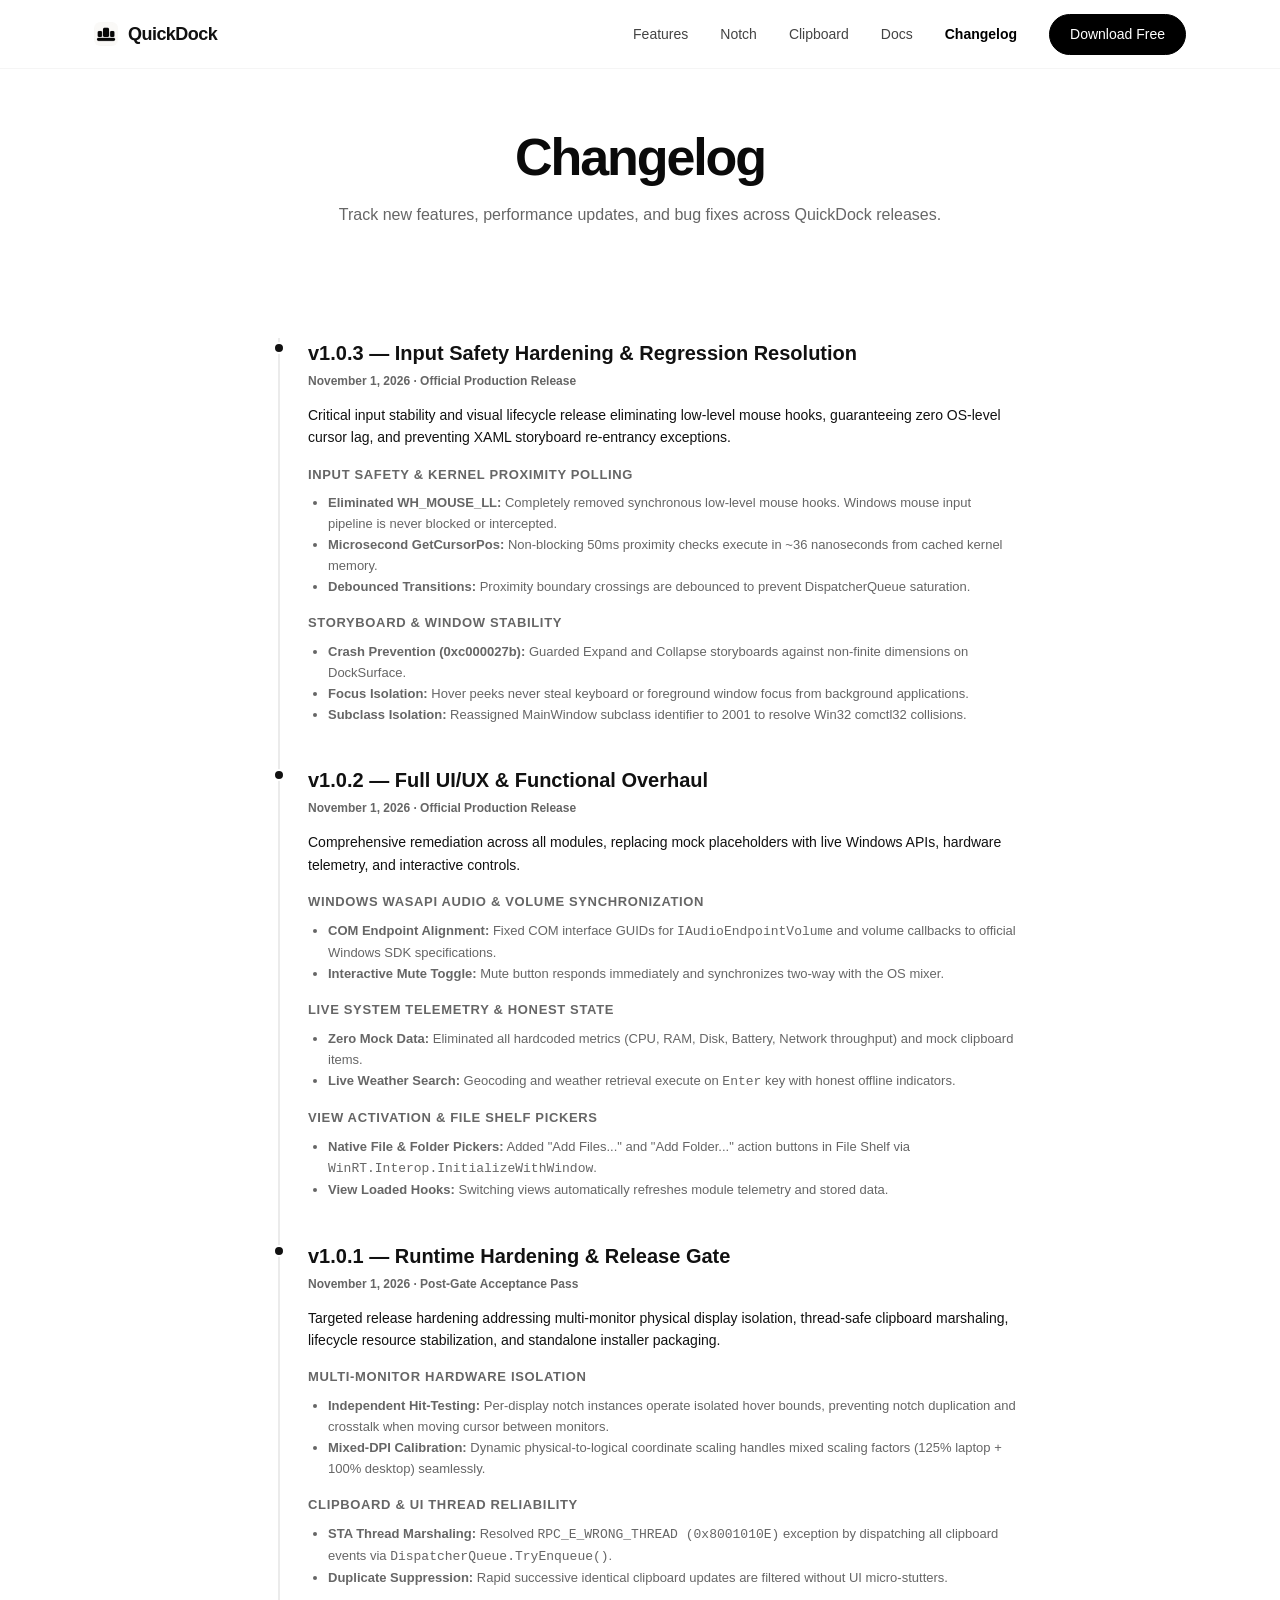
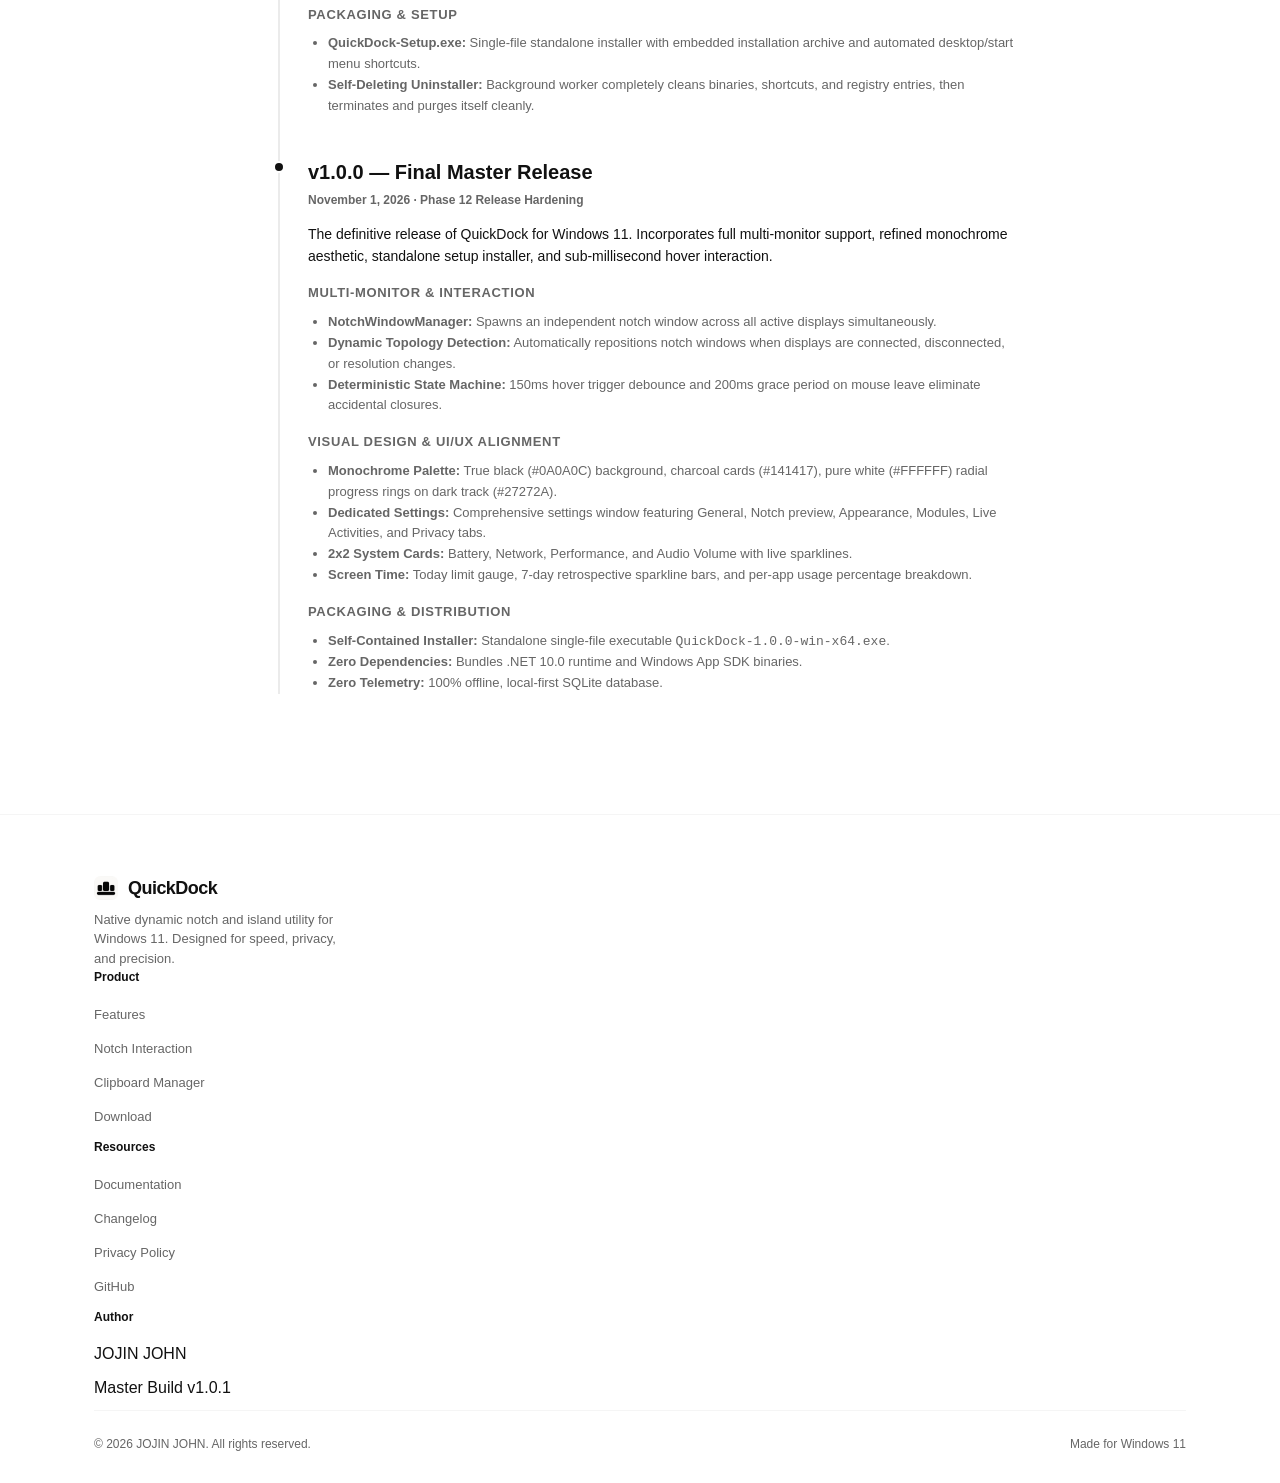
<file: docs/changelog/index.html>
<!DOCTYPE html>
<html lang="en">
<head>
  <meta charset="UTF-8">
  <meta name="viewport" content="width=device-width, initial-scale=1.0">
  <title>Changelog — QuickDock</title>
  <meta name="description" content="Release notes, update history, and version changes for QuickDock Windows 11.">
  <link rel="icon" type="image/x-icon" href="../assets/images/favicon.ico">
  <link rel="stylesheet" href="../assets/css/style.css">
</head>
<body>

  <!-- Site Navigation -->
  <header class="site-header">
    <div class="container nav-container">
      <a href="../" class="brand">
        <img src="../assets/images/logo.png" alt="QuickDock Logo">
        <span>QuickDock</span>
      </a>
      <ul class="nav-links" id="navLinks">
        <li><a href="../features/">Features</a></li>
        <li><a href="../notch/">Notch</a></li>
        <li><a href="../clipboard/">Clipboard</a></li>
        <li><a href="../docs/">Docs</a></li>
        <li><a href="../changelog/" class="active">Changelog</a></li>
        <li><a href="../download/" class="btn-primary">Download Free</a></li>
      </ul>
    </div>
  </header>

  <div class="page-header">
    <div class="container">
      <h1 class="page-title">Changelog</h1>
      <p class="page-subtitle">Track new features, performance updates, and bug fixes across QuickDock releases.</p>
    </div>
  </div>

  <section class="section">
    <div class="container" style="max-width: 800px;">
      
      <div class="timeline">
        
        <!-- v1.0.3 -->
        <div class="timeline-item">
          <div class="timeline-dot"></div>
          <div class="timeline-version">v1.0.3 — Input Safety Hardening & Regression Resolution</div>
          <div class="timeline-date">November 1, 2026 · Official Production Release</div>
          
          <div style="font-size: 14px; color: var(--text-dark); line-height: 1.6;">
            <p>Critical input stability and visual lifecycle release eliminating low-level mouse hooks, guaranteeing zero OS-level cursor lag, and preventing XAML storyboard re-entrancy exceptions.</p>
            
            <h4 style="font-size: 13px; text-transform: uppercase; letter-spacing: 0.05em; margin: 16px 0 8px; color: var(--text-muted);">Input Safety & Kernel Proximity Polling</h4>
            <ul style="margin-left: 20px; color: var(--text-muted); font-size: 13px;">
              <li><strong>Eliminated WH_MOUSE_LL:</strong> Completely removed synchronous low-level mouse hooks. Windows mouse input pipeline is never blocked or intercepted.</li>
              <li><strong>Microsecond GetCursorPos:</strong> Non-blocking 50ms proximity checks execute in ~36 nanoseconds from cached kernel memory.</li>
              <li><strong>Debounced Transitions:</strong> Proximity boundary crossings are debounced to prevent DispatcherQueue saturation.</li>
            </ul>

            <h4 style="font-size: 13px; text-transform: uppercase; letter-spacing: 0.05em; margin: 16px 0 8px; color: var(--text-muted);">Storyboard & Window Stability</h4>
            <ul style="margin-left: 20px; color: var(--text-muted); font-size: 13px;">
              <li><strong>Crash Prevention (0xc000027b):</strong> Guarded Expand and Collapse storyboards against non-finite dimensions on DockSurface.</li>
              <li><strong>Focus Isolation:</strong> Hover peeks never steal keyboard or foreground window focus from background applications.</li>
              <li><strong>Subclass Isolation:</strong> Reassigned MainWindow subclass identifier to 2001 to resolve Win32 comctl32 collisions.</li>
            </ul>
          </div>
        </div>

        <!-- v1.0.2 -->
        <div class="timeline-item">
          <div class="timeline-dot"></div>
          <div class="timeline-version">v1.0.2 — Full UI/UX & Functional Overhaul</div>
          <div class="timeline-date">November 1, 2026 · Official Production Release</div>
          
          <div style="font-size: 14px; color: var(--text-dark); line-height: 1.6;">
            <p>Comprehensive remediation across all modules, replacing mock placeholders with live Windows APIs, hardware telemetry, and interactive controls.</p>
            
            <h4 style="font-size: 13px; text-transform: uppercase; letter-spacing: 0.05em; margin: 16px 0 8px; color: var(--text-muted);">Windows WASAPI Audio & Volume Synchronization</h4>
            <ul style="margin-left: 20px; color: var(--text-muted); font-size: 13px;">
              <li><strong>COM Endpoint Alignment:</strong> Fixed COM interface GUIDs for <code>IAudioEndpointVolume</code> and volume callbacks to official Windows SDK specifications.</li>
              <li><strong>Interactive Mute Toggle:</strong> Mute button responds immediately and synchronizes two-way with the OS mixer.</li>
            </ul>

            <h4 style="font-size: 13px; text-transform: uppercase; letter-spacing: 0.05em; margin: 16px 0 8px; color: var(--text-muted);">Live System Telemetry & Honest State</h4>
            <ul style="margin-left: 20px; color: var(--text-muted); font-size: 13px;">
              <li><strong>Zero Mock Data:</strong> Eliminated all hardcoded metrics (CPU, RAM, Disk, Battery, Network throughput) and mock clipboard items.</li>
              <li><strong>Live Weather Search:</strong> Geocoding and weather retrieval execute on <code>Enter</code> key with honest offline indicators.</li>
            </ul>

            <h4 style="font-size: 13px; text-transform: uppercase; letter-spacing: 0.05em; margin: 16px 0 8px; color: var(--text-muted);">View Activation & File Shelf Pickers</h4>
            <ul style="margin-left: 20px; color: var(--text-muted); font-size: 13px;">
              <li><strong>Native File & Folder Pickers:</strong> Added "Add Files..." and "Add Folder..." action buttons in File Shelf via <code>WinRT.Interop.InitializeWithWindow</code>.</li>
              <li><strong>View Loaded Hooks:</strong> Switching views automatically refreshes module telemetry and stored data.</li>
            </ul>
          </div>
        </div>

        <!-- v1.0.1 -->
        <div class="timeline-item">
          <div class="timeline-dot"></div>
          <div class="timeline-version">v1.0.1 — Runtime Hardening & Release Gate</div>
          <div class="timeline-date">November 1, 2026 · Post-Gate Acceptance Pass</div>
          
          <div style="font-size: 14px; color: var(--text-dark); line-height: 1.6;">
            <p>Targeted release hardening addressing multi-monitor physical display isolation, thread-safe clipboard marshaling, lifecycle resource stabilization, and standalone installer packaging.</p>
            
            <h4 style="font-size: 13px; text-transform: uppercase; letter-spacing: 0.05em; margin: 16px 0 8px; color: var(--text-muted);">Multi-Monitor Hardware Isolation</h4>
            <ul style="margin-left: 20px; color: var(--text-muted); font-size: 13px;">
              <li><strong>Independent Hit-Testing:</strong> Per-display notch instances operate isolated hover bounds, preventing notch duplication and crosstalk when moving cursor between monitors.</li>
              <li><strong>Mixed-DPI Calibration:</strong> Dynamic physical-to-logical coordinate scaling handles mixed scaling factors (125% laptop + 100% desktop) seamlessly.</li>
            </ul>

            <h4 style="font-size: 13px; text-transform: uppercase; letter-spacing: 0.05em; margin: 16px 0 8px; color: var(--text-muted);">Clipboard & UI Thread Reliability</h4>
            <ul style="margin-left: 20px; color: var(--text-muted); font-size: 13px;">
              <li><strong>STA Thread Marshaling:</strong> Resolved <code>RPC_E_WRONG_THREAD (0x8001010E)</code> exception by dispatching all clipboard events via <code>DispatcherQueue.TryEnqueue()</code>.</li>
              <li><strong>Duplicate Suppression:</strong> Rapid successive identical clipboard updates are filtered without UI micro-stutters.</li>
            </ul>

            <h4 style="font-size: 13px; text-transform: uppercase; letter-spacing: 0.05em; margin: 16px 0 8px; color: var(--text-muted);">Packaging & Setup</h4>
            <ul style="margin-left: 20px; color: var(--text-muted); font-size: 13px;">
              <li><strong>QuickDock-Setup.exe:</strong> Single-file standalone installer with embedded installation archive and automated desktop/start menu shortcuts.</li>
              <li><strong>Self-Deleting Uninstaller:</strong> Background worker completely cleans binaries, shortcuts, and registry entries, then terminates and purges itself cleanly.</li>
            </ul>
          </div>
        </div>

        <!-- v1.0.0 -->
        <div class="timeline-item">
          <div class="timeline-dot"></div>
          <div class="timeline-version">v1.0.0 — Final Master Release</div>
          <div class="timeline-date">November 1, 2026 · Phase 12 Release Hardening</div>
          
          <div style="font-size: 14px; color: var(--text-dark); line-height: 1.6;">
            <p>The definitive release of QuickDock for Windows 11. Incorporates full multi-monitor support, refined monochrome aesthetic, standalone setup installer, and sub-millisecond hover interaction.</p>
            
            <h4 style="font-size: 13px; text-transform: uppercase; letter-spacing: 0.05em; margin: 16px 0 8px; color: var(--text-muted);">Multi-Monitor & Interaction</h4>
            <ul style="margin-left: 20px; color: var(--text-muted); font-size: 13px;">
              <li><strong>NotchWindowManager:</strong> Spawns an independent notch window across all active displays simultaneously.</li>
              <li><strong>Dynamic Topology Detection:</strong> Automatically repositions notch windows when displays are connected, disconnected, or resolution changes.</li>
              <li><strong>Deterministic State Machine:</strong> 150ms hover trigger debounce and 200ms grace period on mouse leave eliminate accidental closures.</li>
            </ul>

            <h4 style="font-size: 13px; text-transform: uppercase; letter-spacing: 0.05em; margin: 16px 0 8px; color: var(--text-muted);">Visual Design & UI/UX Alignment</h4>
            <ul style="margin-left: 20px; color: var(--text-muted); font-size: 13px;">
              <li><strong>Monochrome Palette:</strong> True black (#0A0A0C) background, charcoal cards (#141417), pure white (#FFFFFF) radial progress rings on dark track (#27272A).</li>
              <li><strong>Dedicated Settings:</strong> Comprehensive settings window featuring General, Notch preview, Appearance, Modules, Live Activities, and Privacy tabs.</li>
              <li><strong>2x2 System Cards:</strong> Battery, Network, Performance, and Audio Volume with live sparklines.</li>
              <li><strong>Screen Time:</strong> Today limit gauge, 7-day retrospective sparkline bars, and per-app usage percentage breakdown.</li>
            </ul>

            <h4 style="font-size: 13px; text-transform: uppercase; letter-spacing: 0.05em; margin: 16px 0 8px; color: var(--text-muted);">Packaging & Distribution</h4>
            <ul style="margin-left: 20px; color: var(--text-muted); font-size: 13px;">
              <li><strong>Self-Contained Installer:</strong> Standalone single-file executable <code>QuickDock-1.0.0-win-x64.exe</code>.</li>
              <li><strong>Zero Dependencies:</strong> Bundles .NET 10.0 runtime and Windows App SDK binaries.</li>
              <li><strong>Zero Telemetry:</strong> 100% offline, local-first SQLite database.</li>
            </ul>
          </div>
        </div>

      </div>

    </div>
  </section>

  <!-- Site Footer -->
  <footer class="site-footer">
    <div class="container">
      <div class="footer-grid">
        <div class="footer-brand">
          <a href="../" class="brand">
            <img src="../assets/images/logo.png" alt="QuickDock">
            <span>QuickDock</span>
          </a>
          <p>Native dynamic notch and island utility for Windows 11. Designed for speed, privacy, and precision.</p>
        </div>
        <div class="footer-col">
          <h4>Product</h4>
          <ul>
            <li><a href="../features/">Features</a></li>
            <li><a href="../notch/">Notch Interaction</a></li>
            <li><a href="../clipboard/">Clipboard Manager</a></li>
            <li><a href="../download/">Download</a></li>
          </ul>
        </div>
        <div class="footer-col">
          <h4>Resources</h4>
          <ul>
            <li><a href="../docs/">Documentation</a></li>
            <li><a href="../changelog/">Changelog</a></li>
            <li><a href="../privacy/">Privacy Policy</a></li>
            <li><a href="https://github.com/jojin1709/QuickDock" target="_blank" rel="noopener">GitHub</a></li>
          </ul>
        </div>
        <div class="footer-col">
          <h4>Author</h4>
          <ul>
            <li><span>JOJIN JOHN</span></li>
            <li><span>Master Build v1.0.1</span></li>
          </ul>
        </div>
      </div>
      <div class="footer-bottom">
        <span>&copy; 2026 JOJIN JOHN. All rights reserved.</span>
        <span>Made for Windows 11</span>
      </div>
    </div>
  </footer>

  <script src="../assets/js/main.js"></script>
</body>
</html>
</file>
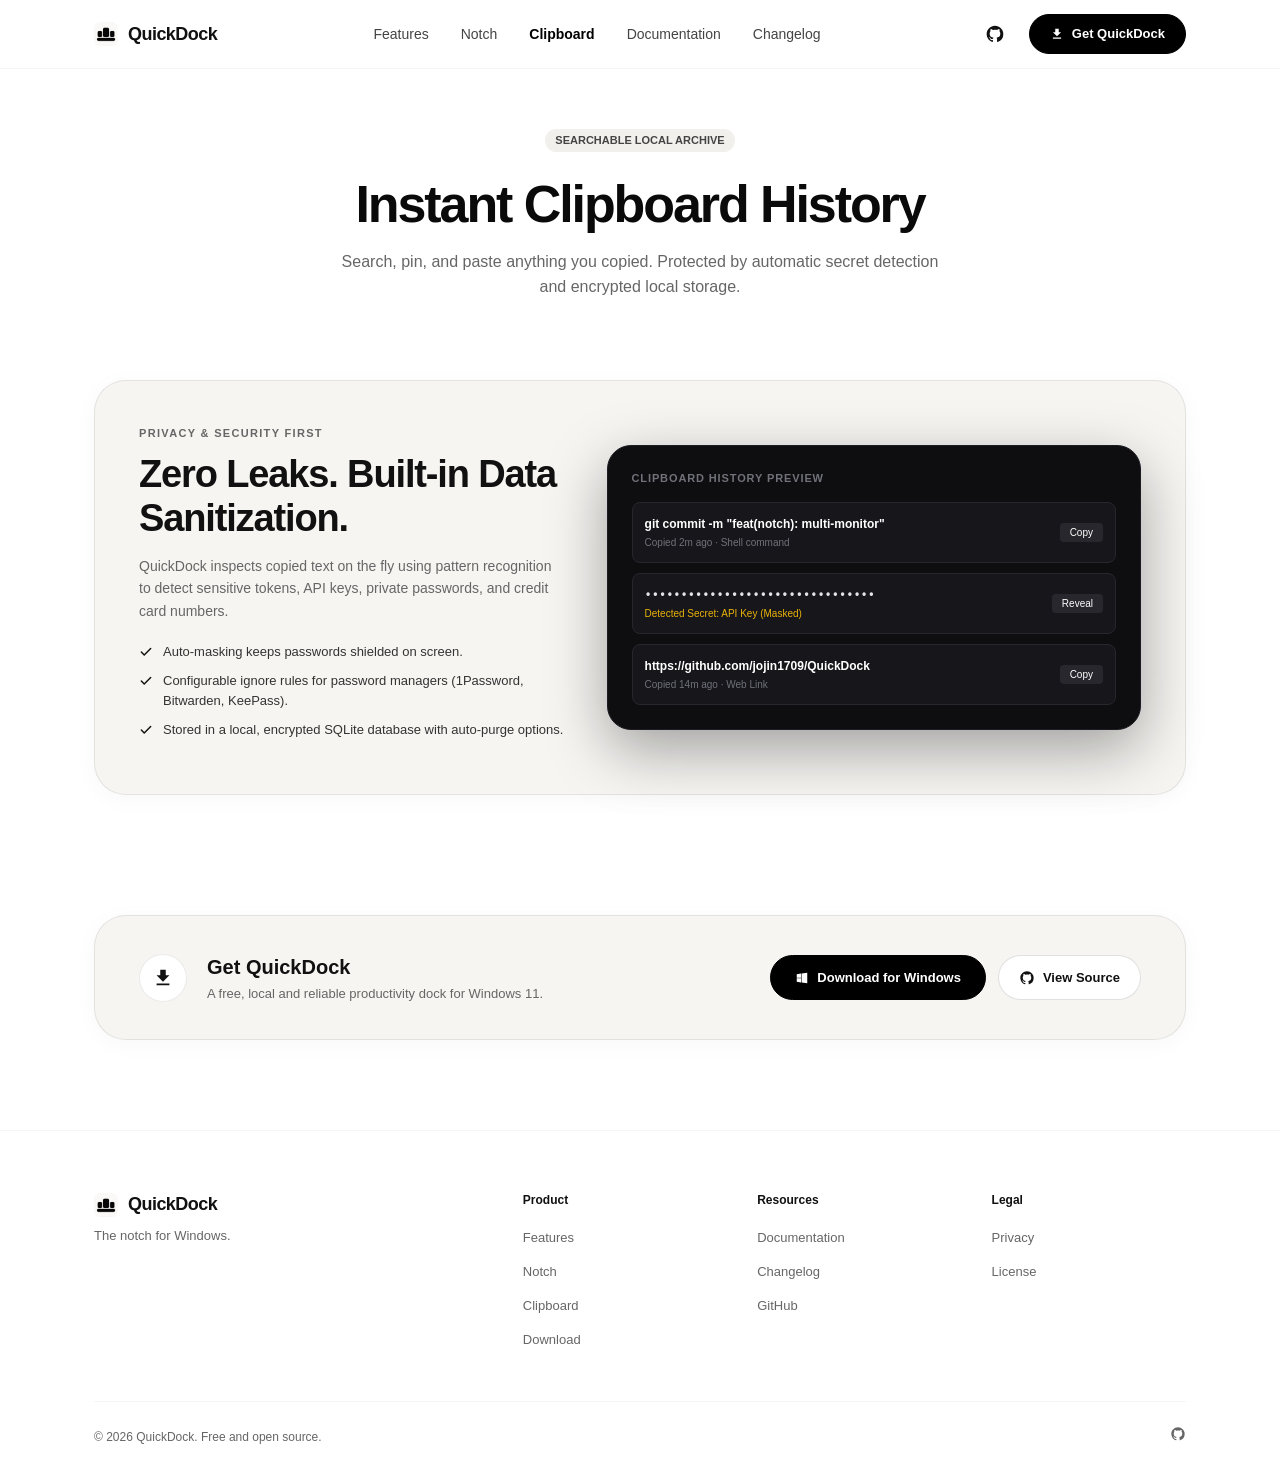
<file: docs/clipboard/index.html>
<!DOCTYPE html>
<html lang="en">
<head>
  <meta charset="UTF-8">
  <meta name="viewport" content="width=device-width, initial-scale=1.0">
  <title>Clipboard Manager — QuickDock</title>
  <meta name="description" content="Searchable, local-first clipboard history with sensitive-data masking and encrypted SQLite storage.">
  <link rel="icon" type="image/x-icon" href="../assets/images/favicon.ico">
  <link rel="stylesheet" href="../assets/css/style.css">
</head>
<body>

  <!-- Site Navigation Header -->
  <header class="site-header">
    <div class="container nav-container">
      <a href="../" class="brand">
        <img src="../assets/images/logo.png" alt="QuickDock Logo">
        <span>QuickDock</span>
      </a>
      <ul class="nav-links" id="navLinks">
        <li><a href="../features/">Features</a></li>
        <li><a href="../notch/">Notch</a></li>
        <li><a href="../clipboard/" class="active">Clipboard</a></li>
        <li><a href="../docs/">Documentation</a></li>
        <li><a href="../changelog/">Changelog</a></li>
      </ul>
      <div class="header-right">
        <a href="https://github.com/jojin1709/QuickDock" target="_blank" rel="noopener" class="header-gh-btn" title="GitHub Repository">
          <svg width="20" height="20" viewBox="0 0 24 24" fill="currentColor">
            <path d="M12 2C6.477 2 2 6.484 2 12.017c0 4.425 2.865 8.18 6.839 9.504.5.092.682-.217.682-.483 0-.237-.008-.868-.013-1.703-2.782.605-3.369-1.343-3.369-1.343-.454-1.158-1.11-1.466-1.11-1.466-.908-.62.069-.608.069-.608 1.003.07 1.53 1.032 1.53 1.032.892 1.53 2.341 1.088 2.91.832.092-.647.35-1.088.636-1.338-2.22-.253-4.555-1.113-4.555-4.951 0-1.093.39-1.988 1.029-2.688-.103-.253-.446-1.272.098-2.65 0 0 .84-.27 2.75 1.026A9.564 9.564 0 0112 6.844c.85.004 1.705.115 2.504.337 1.909-1.296 2.747-1.027 2.747-1.027.546 1.379.202 2.398.1 2.651.64.7 1.028 1.595 1.028 2.688 0 3.848-2.339 4.695-4.566 4.943.359.309.678.92.678 1.855 0 1.338-.012 2.419-.012 2.747 0 .268.18.58.688.482A10.019 10.019 0 0022 12.017C22 6.484 17.522 2 12 2z"/>
          </svg>
        </a>
        <a href="../download/" class="btn-primary">
          <svg width="14" height="14" viewBox="0 0 24 24" fill="currentColor">
            <path d="M19 9h-4V3H9v6H5l7 7 7-7zM5 18v2h14v-2H5z"/>
          </svg>
          Get QuickDock
        </a>
      </div>
    </div>
  </header>

  <!-- Page Header -->
  <div class="page-header">
    <div class="container">
      <div class="hero-tagline-wrap" style="justify-content: center;">
        <span class="hero-tag">SEARCHABLE LOCAL ARCHIVE</span>
      </div>
      <h1 class="page-title">Instant Clipboard History</h1>
      <p class="page-subtitle">Search, pin, and paste anything you copied. Protected by automatic secret detection and encrypted local storage.</p>
    </div>
  </div>

  <section class="section">
    <div class="container">

      <div class="feature-split">
        <div class="split-content">
          <div class="section-tag">PRIVACY &amp; SECURITY FIRST</div>
          <h2 class="section-title">Zero Leaks. Built-in Data Sanitization.</h2>
          <p class="section-desc">
            QuickDock inspects copied text on the fly using pattern recognition to detect sensitive tokens, API keys, private passwords, and credit card numbers.
          </p>
          <ul class="feature-list">
            <li>
              <svg width="14" height="14" viewBox="0 0 24 24" fill="none" stroke="currentColor" stroke-width="2.5" stroke-linecap="round" stroke-linejoin="round"><polyline points="20 6 9 17 4 12"/></svg>
              <span>Auto-masking keeps passwords shielded on screen.</span>
            </li>
            <li>
              <svg width="14" height="14" viewBox="0 0 24 24" fill="none" stroke="currentColor" stroke-width="2.5" stroke-linecap="round" stroke-linejoin="round"><polyline points="20 6 9 17 4 12"/></svg>
              <span>Configurable ignore rules for password managers (1Password, Bitwarden, KeePass).</span>
            </li>
            <li>
              <svg width="14" height="14" viewBox="0 0 24 24" fill="none" stroke="currentColor" stroke-width="2.5" stroke-linecap="round" stroke-linejoin="round"><polyline points="20 6 9 17 4 12"/></svg>
              <span>Stored in a local, encrypted SQLite database with auto-purge options.</span>
            </li>
          </ul>
        </div>
        <div class="split-visual" style="padding: 24px;">
          <div style="font-size:11px; font-weight:700; color:#71717A; text-transform:uppercase; letter-spacing:0.08em; margin-bottom:16px;">Clipboard History Preview</div>
          
          <div style="background:#16161B; border:1px solid #27272D; border-radius:8px; padding:12px; margin-bottom:10px; display:flex; justify-content:space-between; align-items:center;">
            <div>
              <div style="font-size:12px; font-weight:600; color:#FFFFFF;">git commit -m "feat(notch): multi-monitor"</div>
              <div style="font-size:10px; color:#71717A; margin-top:2px;">Copied 2m ago · Shell command</div>
            </div>
            <button style="background:#27272D; color:#FFFFFF; border:none; padding:4px 10px; border-radius:4px; font-size:10px; cursor:pointer;">Copy</button>
          </div>

          <div style="background:#16161B; border:1px solid #27272D; border-radius:8px; padding:12px; margin-bottom:10px; display:flex; justify-content:space-between; align-items:center;">
            <div>
              <div style="font-size:12px; font-weight:600; font-family:monospace; color:#E4E4E7;">••••••••••••••••••••••••••••••••</div>
              <div style="font-size:10px; color:#EAB308; margin-top:2px;">Detected Secret: API Key (Masked)</div>
            </div>
            <button style="background:#27272D; color:#FFFFFF; border:none; padding:4px 10px; border-radius:4px; font-size:10px; cursor:pointer;">Reveal</button>
          </div>

          <div style="background:#16161B; border:1px solid #27272D; border-radius:8px; padding:12px; display:flex; justify-content:space-between; align-items:center;">
            <div>
              <div style="font-size:12px; font-weight:600; color:#FFFFFF;">https://github.com/jojin1709/QuickDock</div>
              <div style="font-size:10px; color:#71717A; margin-top:2px;">Copied 14m ago · Web Link</div>
            </div>
            <button style="background:#27272D; color:#FFFFFF; border:none; padding:4px 10px; border-radius:4px; font-size:10px; cursor:pointer;">Copy</button>
          </div>
        </div>
      </div>

    </div>
  </section>

  <!-- Section: Bottom Download CTA Banner -->
  <section class="container">
    <div class="download-banner-card">
      <div class="download-banner-left">
        <div class="download-circle-icon">
          <svg width="22" height="22" viewBox="0 0 24 24" fill="currentColor">
            <path d="M19 9h-4V3H9v6H5l7 7 7-7zM5 18v2h14v-2H5z"/>
          </svg>
        </div>
        <div>
          <h3 class="download-banner-title">Get QuickDock</h3>
          <p class="download-banner-sub">A free, local and reliable productivity dock for Windows 11.</p>
        </div>
      </div>
      <div class="download-banner-actions">
        <a href="../download/" class="btn-primary" style="padding: 12px 24px;">
          <svg width="14" height="14" viewBox="0 0 24 24" fill="currentColor">
            <path d="M3 5.479l7.377-1.016v7.127H3V5.48zm0 13.042l7.377 1.017v-7.04H3v6.023zm8.333 1.148L21 21V11.59H11.333v8.079zm0-15.338V11.59H21V3l-9.667 1.331z"/>
          </svg>
          Download for Windows
        </a>
        <a href="https://github.com/jojin1709/QuickDock" target="_blank" rel="noopener" class="btn-secondary" style="padding: 12px 20px;">
          <svg width="16" height="16" viewBox="0 0 24 24" fill="currentColor">
            <path d="M12 2C6.477 2 2 6.484 2 12.017c0 4.425 2.865 8.18 6.839 9.504.5.092.682-.217.682-.483 0-.237-.008-.868-.013-1.703-2.782.605-3.369-1.343-3.369-1.343-.454-1.158-1.11-1.466-1.11-1.466-.908-.62.069-.608.069-.608 1.003.07 1.53 1.032 1.53 1.032.892 1.53 2.341 1.088 2.91.832.092-.647.35-1.088.636-1.338-2.22-.253-4.555-1.113-4.555-4.951 0-1.093.39-1.988 1.029-2.688-.103-.253-.446-1.272.098-2.65 0 0 .84-.27 2.75 1.026A9.564 9.564 0 0112 6.844c.85.004 1.705.115 2.504.337 1.909-1.296 2.747-1.027 2.747-1.027.546 1.379.202 2.398.1 2.651.64.7 1.028 1.595 1.028 2.688 0 3.848-2.339 4.695-4.566 4.943.359.309.678.92.678 1.855 0 1.338-.012 2.419-.012 2.747 0 .268.18.58.688.482A10.019 10.019 0 0022 12.017C22 6.484 17.522 2 12 2z"/>
          </svg>
          View Source
        </a>
      </div>
    </div>
  </section>

  <!-- Site Footer -->
  <footer class="site-footer">
    <div class="container">
      <div class="footer-top">
        <div class="footer-brand">
          <a href="../" class="brand">
            <img src="../assets/images/logo.png" alt="QuickDock">
            <span>QuickDock</span>
          </a>
          <p>The notch for Windows.</p>
        </div>
        <div class="footer-col">
          <h4>Product</h4>
          <ul>
            <li><a href="../features/">Features</a></li>
            <li><a href="../notch/">Notch</a></li>
            <li><a href="../clipboard/">Clipboard</a></li>
            <li><a href="../download/">Download</a></li>
          </ul>
        </div>
        <div class="footer-col">
          <h4>Resources</h4>
          <ul>
            <li><a href="../docs/">Documentation</a></li>
            <li><a href="../changelog/">Changelog</a></li>
            <li><a href="https://github.com/jojin1709/QuickDock" target="_blank" rel="noopener">GitHub</a></li>
          </ul>
        </div>
        <div class="footer-col">
          <h4>Legal</h4>
          <ul>
            <li><a href="../privacy/">Privacy</a></li>
            <li><a href="https://github.com/jojin1709/QuickDock/blob/master/LICENSE" target="_blank" rel="noopener">License</a></li>
          </ul>
        </div>
      </div>
      <div class="footer-bottom">
        <span>© 2026 QuickDock. Free and open source.</span>
        <div class="footer-socials">
          <a href="https://github.com/jojin1709/QuickDock" target="_blank" rel="noopener" title="GitHub">
            <svg width="16" height="16" viewBox="0 0 24 24" fill="currentColor">
              <path d="M12 2C6.477 2 2 6.484 2 12.017c0 4.425 2.865 8.18 6.839 9.504.5.092.682-.217.682-.483 0-.237-.008-.868-.013-1.703-2.782.605-3.369-1.343-3.369-1.343-.454-1.158-1.11-1.466-1.11-1.466-.908-.62.069-.608.069-.608 1.003.07 1.53 1.032 1.53 1.032.892 1.53 2.341 1.088 2.91.832.092-.647.35-1.088.636-1.338-2.22-.253-4.555-1.113-4.555-4.951 0-1.093.39-1.988 1.029-2.688-.103-.253-.446-1.272.098-2.65 0 0 .84-.27 2.75 1.026A9.564 9.564 0 0112 6.844c.85.004 1.705.115 2.504.337 1.909-1.296 2.747-1.027 2.747-1.027.546 1.379.202 2.398.1 2.651.64.7 1.028 1.595 1.028 2.688 0 3.848-2.339 4.695-4.566 4.943.359.309.678.92.678 1.855 0 1.338-.012 2.419-.012 2.747 0 .268.18.58.688.482A10.019 10.019 0 0022 12.017C22 6.484 17.522 2 12 2z"/>
            </svg>
          </a>
        </div>
      </div>
    </div>
  </footer>

  <script src="../assets/js/main.js"></script>
</body>
</html>
</file>
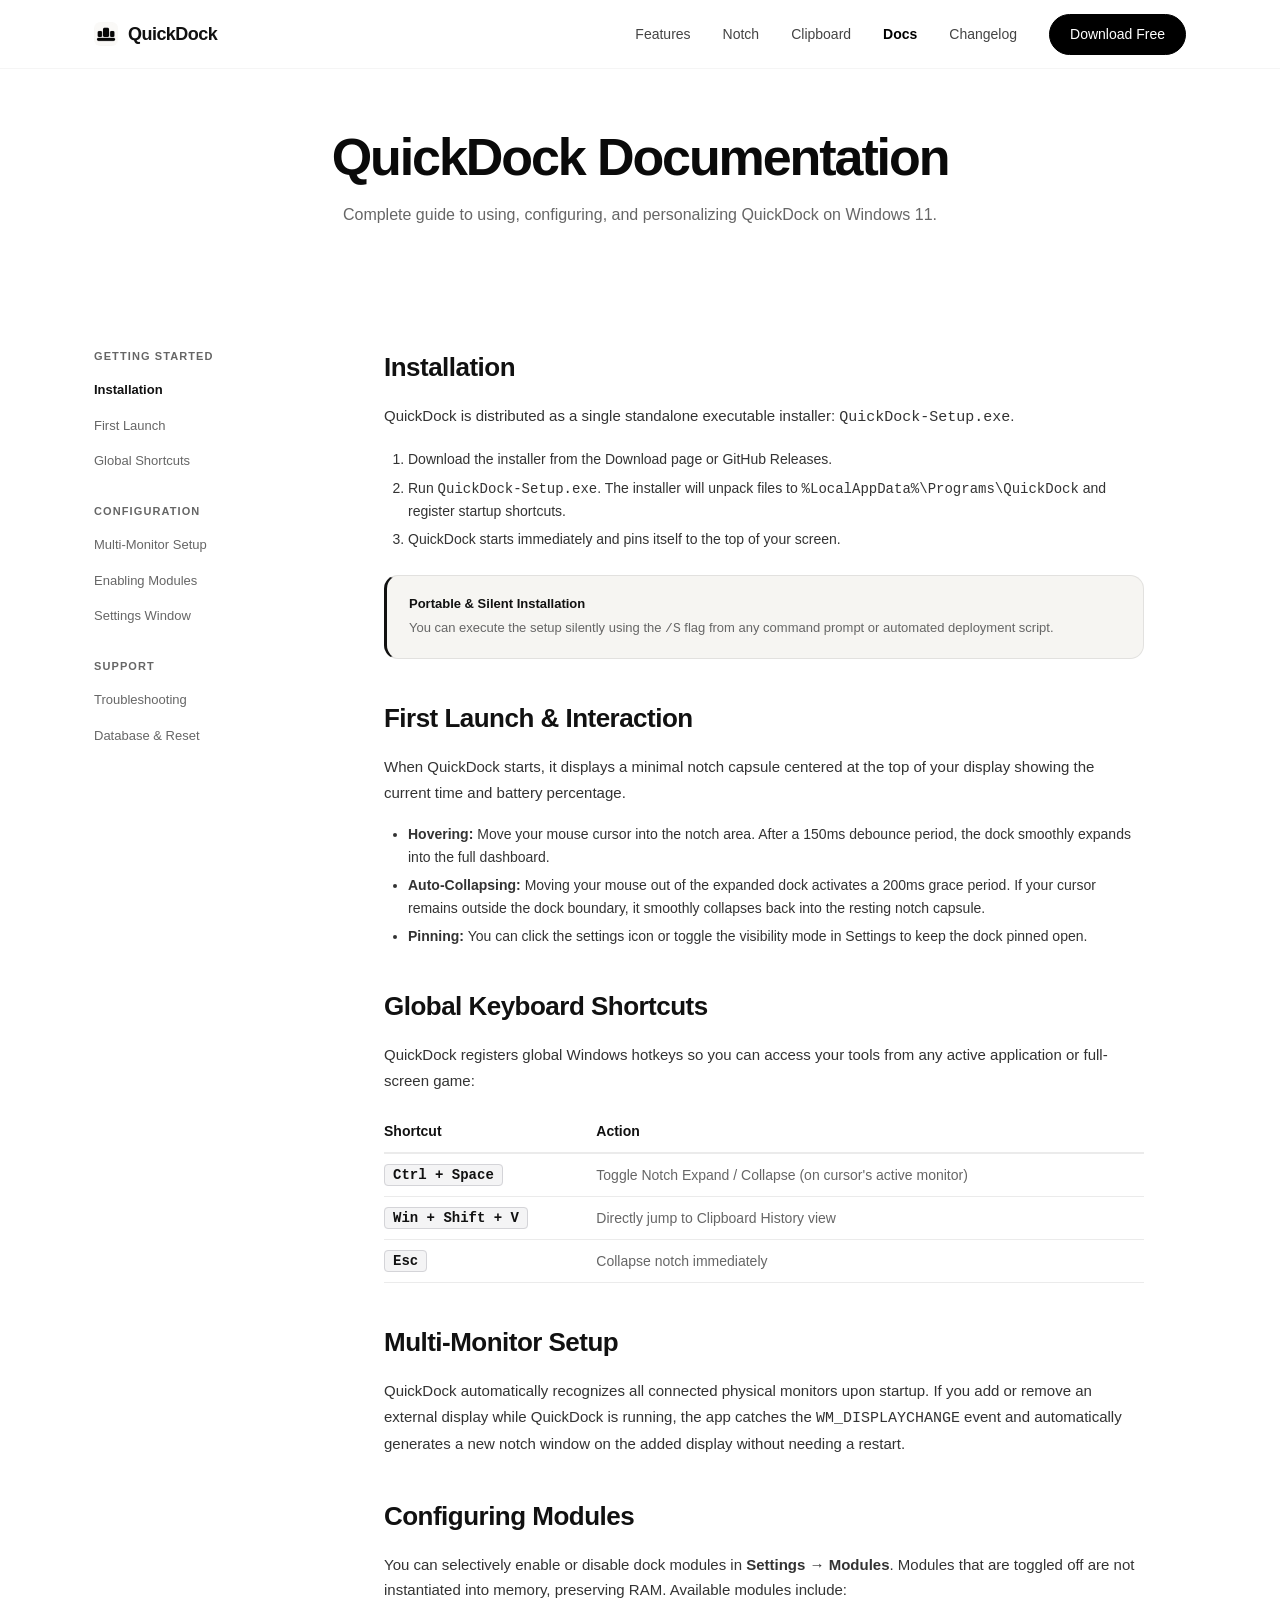
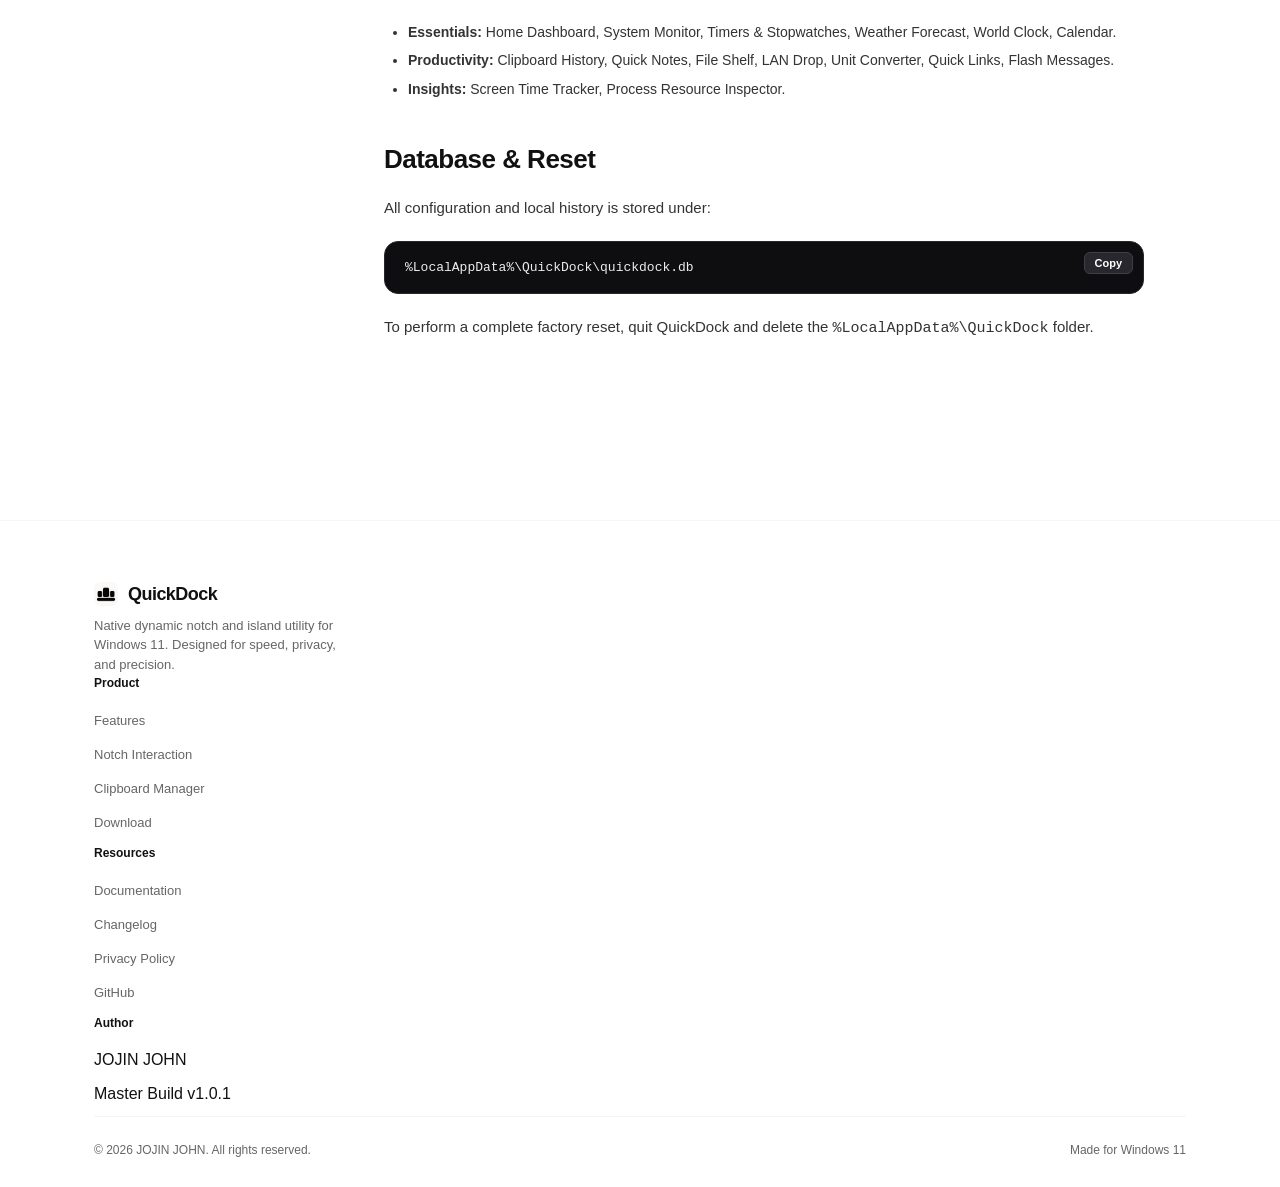
<file: docs/docs/index.html>
<!DOCTYPE html>
<html lang="en">
<head>
  <meta charset="UTF-8">
  <meta name="viewport" content="width=device-width, initial-scale=1.0">
  <title>Documentation — QuickDock</title>
  <meta name="description" content="QuickDock User Guide: Installation, keyboard shortcuts, multi-monitor settings, module customization, and troubleshooting.">
  <link rel="icon" type="image/x-icon" href="../assets/images/favicon.ico">
  <link rel="stylesheet" href="../assets/css/style.css">
</head>
<body>

  <!-- Site Navigation -->
  <header class="site-header">
    <div class="container nav-container">
      <a href="../" class="brand">
        <img src="../assets/images/logo.png" alt="QuickDock Logo">
        <span>QuickDock</span>
      </a>
      <ul class="nav-links" id="navLinks">
        <li><a href="../features/">Features</a></li>
        <li><a href="../notch/">Notch</a></li>
        <li><a href="../clipboard/">Clipboard</a></li>
        <li><a href="../docs/" class="active">Docs</a></li>
        <li><a href="../changelog/">Changelog</a></li>
        <li><a href="../download/" class="btn-primary">Download Free</a></li>
      </ul>
    </div>
  </header>

  <div class="page-header">
    <div class="container">
      <h1 class="page-title">QuickDock Documentation</h1>
      <p class="page-subtitle">Complete guide to using, configuring, and personalizing QuickDock on Windows 11.</p>
    </div>
  </div>

  <section class="section">
    <div class="container">
      <div class="docs-layout">
        
        <!-- Sidebar Navigation -->
        <aside class="docs-sidebar">
          <div class="docs-nav-group">
            <div class="docs-nav-title">Getting Started</div>
            <ul class="docs-nav-list">
              <li><a href="#installation" class="active">Installation</a></li>
              <li><a href="#first-launch">First Launch</a></li>
              <li><a href="#shortcuts">Global Shortcuts</a></li>
            </ul>
          </div>
          <div class="docs-nav-group">
            <div class="docs-nav-title">Configuration</div>
            <ul class="docs-nav-list">
              <li><a href="#multi-monitor">Multi-Monitor Setup</a></li>
              <li><a href="#modules">Enabling Modules</a></li>
              <li><a href="#settings-window">Settings Window</a></li>
            </ul>
          </div>
          <div class="docs-nav-group">
            <div class="docs-nav-title">Support</div>
            <ul class="docs-nav-list">
              <li><a href="#troubleshooting">Troubleshooting</a></li>
              <li><a href="#database">Database & Reset</a></li>
            </ul>
          </div>
        </aside>

        <!-- Main Content -->
        <article class="docs-content">
          
          <h2 id="installation">Installation</h2>
          <p>
            QuickDock is distributed as a single standalone executable installer: <code>QuickDock-Setup.exe</code>.
          </p>
          <ol>
            <li>Download the installer from the <a href="../download/">Download page</a> or GitHub Releases.</li>
            <li>Run <code>QuickDock-Setup.exe</code>. The installer will unpack files to <code>%LocalAppData%\Programs\QuickDock</code> and register startup shortcuts.</li>
            <li>QuickDock starts immediately and pins itself to the top of your screen.</li>
          </ol>

          <div class="callout">
            <div class="callout-title">Portable & Silent Installation</div>
            <p>You can execute the setup silently using the <code>/S</code> flag from any command prompt or automated deployment script.</p>
          </div>

          <h2 id="first-launch">First Launch & Interaction</h2>
          <p>
            When QuickDock starts, it displays a minimal notch capsule centered at the top of your display showing the current time and battery percentage.
          </p>
          <ul>
            <li><strong>Hovering:</strong> Move your mouse cursor into the notch area. After a 150ms debounce period, the dock smoothly expands into the full dashboard.</li>
            <li><strong>Auto-Collapsing:</strong> Moving your mouse out of the expanded dock activates a 200ms grace period. If your cursor remains outside the dock boundary, it smoothly collapses back into the resting notch capsule.</li>
            <li><strong>Pinning:</strong> You can click the settings icon or toggle the visibility mode in Settings to keep the dock pinned open.</li>
          </ul>

          <h2 id="shortcuts">Global Keyboard Shortcuts</h2>
          <p>QuickDock registers global Windows hotkeys so you can access your tools from any active application or full-screen game:</p>
          <table style="width: 100%; border-collapse: collapse; font-size: 14px; margin-bottom: 24px;">
            <thead>
              <tr style="border-bottom: 2px solid var(--border-light); text-align: left;">
                <th style="padding: 10px 0;">Shortcut</th>
                <th style="padding: 10px 0;">Action</th>
              </tr>
            </thead>
            <tbody>
              <tr style="border-bottom: 1px solid var(--border-light);">
                <td style="padding: 10px 0;"><kbd style="background:#F4F4F5; border:1px solid #D4D4D8; border-radius:4px; padding:2px 8px; font-weight:600;">Ctrl + Space</kbd></td>
                <td style="padding: 10px 0; color: var(--text-muted);">Toggle Notch Expand / Collapse (on cursor's active monitor)</td>
              </tr>
              <tr style="border-bottom: 1px solid var(--border-light);">
                <td style="padding: 10px 0;"><kbd style="background:#F4F4F5; border:1px solid #D4D4D8; border-radius:4px; padding:2px 8px; font-weight:600;">Win + Shift + V</kbd></td>
                <td style="padding: 10px 0; color: var(--text-muted);">Directly jump to Clipboard History view</td>
              </tr>
              <tr style="border-bottom: 1px solid var(--border-light);">
                <td style="padding: 10px 0;"><kbd style="background:#F4F4F5; border:1px solid #D4D4D8; border-radius:4px; padding:2px 8px; font-weight:600;">Esc</kbd></td>
                <td style="padding: 10px 0; color: var(--text-muted);">Collapse notch immediately</td>
              </tr>
            </tbody>
          </table>

          <h2 id="multi-monitor">Multi-Monitor Setup</h2>
          <p>
            QuickDock automatically recognizes all connected physical monitors upon startup. If you add or remove an external display while QuickDock is running, the app catches the <code>WM_DISPLAYCHANGE</code> event and automatically generates a new notch window on the added display without needing a restart.
          </p>

          <h2 id="modules">Configuring Modules</h2>
          <p>
            You can selectively enable or disable dock modules in <strong>Settings → Modules</strong>. Modules that are toggled off are not instantiated into memory, preserving RAM. Available modules include:
          </p>
          <ul>
            <li><strong>Essentials:</strong> Home Dashboard, System Monitor, Timers & Stopwatches, Weather Forecast, World Clock, Calendar.</li>
            <li><strong>Productivity:</strong> Clipboard History, Quick Notes, File Shelf, LAN Drop, Unit Converter, Quick Links, Flash Messages.</li>
            <li><strong>Insights:</strong> Screen Time Tracker, Process Resource Inspector.</li>
          </ul>

          <h2 id="database">Database & Reset</h2>
          <p>
            All configuration and local history is stored under:
          </p>
          <div class="code-block">
            <button class="copy-btn" data-clipboard-target="dbPath">Copy</button>
            <pre id="dbPath"><code>%LocalAppData%\QuickDock\quickdock.db</code></pre>
          </div>
          <p>
            To perform a complete factory reset, quit QuickDock and delete the <code>%LocalAppData%\QuickDock</code> folder.
          </p>

        </article>
      </div>
    </div>
  </section>

  <!-- Site Footer -->
  <footer class="site-footer">
    <div class="container">
      <div class="footer-grid">
        <div class="footer-brand">
          <a href="../" class="brand">
            <img src="../assets/images/logo.png" alt="QuickDock">
            <span>QuickDock</span>
          </a>
          <p>Native dynamic notch and island utility for Windows 11. Designed for speed, privacy, and precision.</p>
        </div>
        <div class="footer-col">
          <h4>Product</h4>
          <ul>
            <li><a href="../features/">Features</a></li>
            <li><a href="../notch/">Notch Interaction</a></li>
            <li><a href="../clipboard/">Clipboard Manager</a></li>
            <li><a href="../download/">Download</a></li>
          </ul>
        </div>
        <div class="footer-col">
          <h4>Resources</h4>
          <ul>
            <li><a href="../docs/">Documentation</a></li>
            <li><a href="../changelog/">Changelog</a></li>
            <li><a href="../privacy/">Privacy Policy</a></li>
            <li><a href="https://github.com/jojin1709/QuickDock" target="_blank" rel="noopener">GitHub</a></li>
          </ul>
        </div>
        <div class="footer-col">
          <h4>Author</h4>
          <ul>
            <li><span>JOJIN JOHN</span></li>
            <li><span>Master Build v1.0.1</span></li>
          </ul>
        </div>
      </div>
      <div class="footer-bottom">
        <span>&copy; 2026 JOJIN JOHN. All rights reserved.</span>
        <span>Made for Windows 11</span>
      </div>
    </div>
  </footer>

  <script src="../assets/js/main.js"></script>
</body>
</html>
</file>
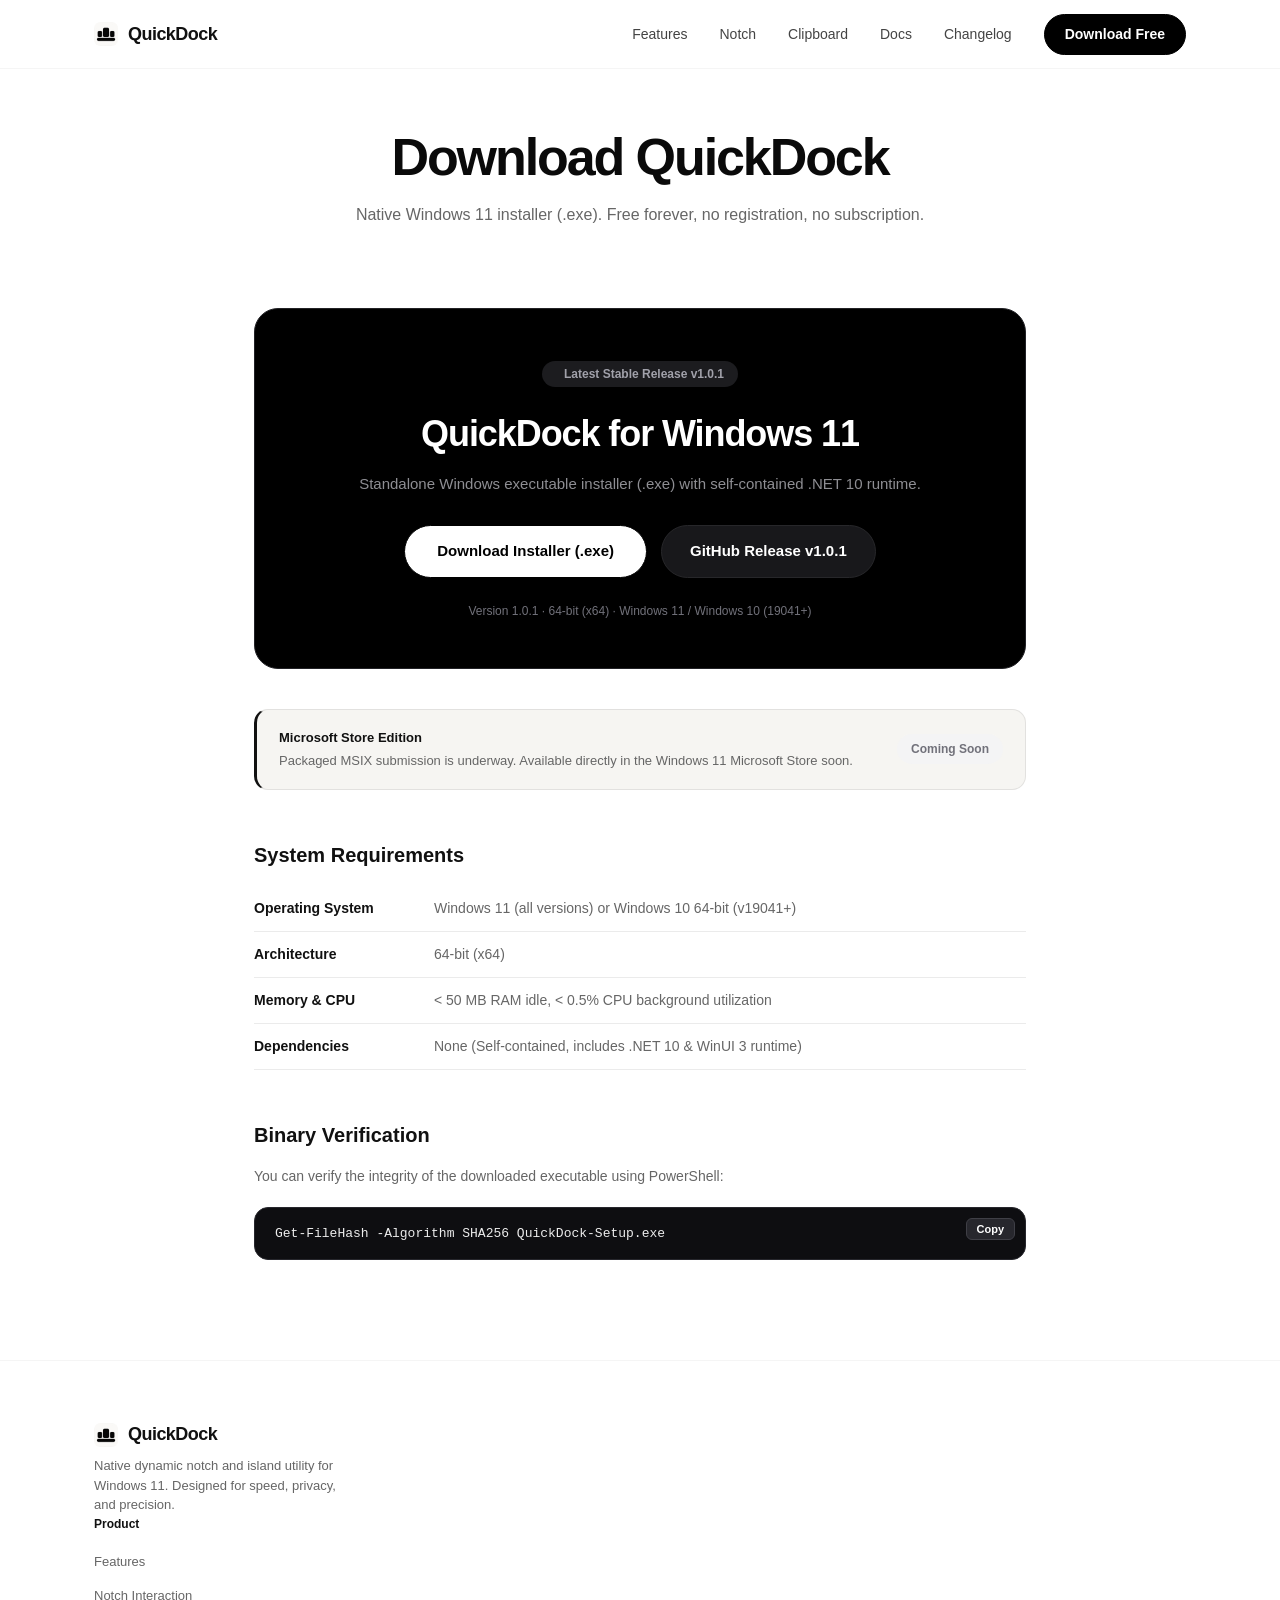
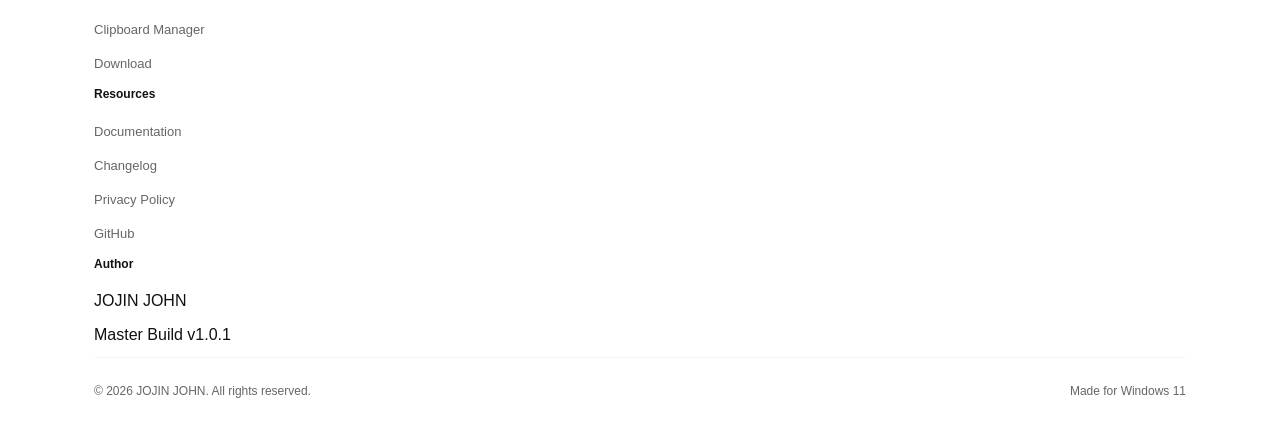
<file: docs/download/index.html>
<!DOCTYPE html>
<html lang="en">
<head>
  <meta charset="UTF-8">
  <meta name="viewport" content="width=device-width, initial-scale=1.0">
  <title>Download QuickDock for Windows 11</title>
  <meta name="description" content="Download QuickDock 1.0.1 installer (.exe) for Windows 11. 100% free, offline, standalone executable.">
  <link rel="icon" type="image/x-icon" href="../assets/images/favicon.ico">
  <link rel="stylesheet" href="../assets/css/style.css">
</head>
<body>

  <!-- Site Navigation -->
  <header class="site-header">
    <div class="container nav-container">
      <a href="../" class="brand">
        <img src="../assets/images/logo.png" alt="QuickDock Logo">
        <span>QuickDock</span>
      </a>
      <ul class="nav-links" id="navLinks">
        <li><a href="../features/">Features</a></li>
        <li><a href="../notch/">Notch</a></li>
        <li><a href="../clipboard/">Clipboard</a></li>
        <li><a href="../docs/">Docs</a></li>
        <li><a href="../changelog/">Changelog</a></li>
        <li><a href="../download/" class="btn-primary active">Download Free</a></li>
      </ul>
    </div>
  </header>

  <div class="page-header">
    <div class="container">
      <h1 class="page-title">Download QuickDock</h1>
      <p class="page-subtitle">Native Windows 11 installer (.exe). Free forever, no registration, no subscription.</p>
    </div>
  </div>

  <section class="section">
    <div class="container" style="max-width: 820px;">
      
      <!-- Primary Download Card -->
      <div style="background: #000000; border: 1px solid #222226; border-radius: var(--radius-lg); padding: 48px; color: #FFFFFF; text-align: center; margin-bottom: 40px; box-shadow: var(--shadow-dock);">
        <div style="display: inline-flex; align-items: center; gap: 8px; background: #1C1C1F; border-radius: 9999px; padding: 4px 14px; font-size: 12px; font-weight: 600; color: #A1A1AA; margin-bottom: 20px;">
          <span class="status-dot"></span> Latest Stable Release v1.0.1
        </div>
        
        <h2 style="font-size: 36px; font-weight: 800; margin-bottom: 12px; letter-spacing: -0.03em;">QuickDock for Windows 11</h2>
        <p style="font-size: 15px; color: var(--text-white-muted); margin-bottom: 30px;">
          Standalone Windows executable installer (.exe) with self-contained .NET 10 runtime.
        </p>

        <div style="display: flex; justify-content: center; gap: 14px; flex-wrap: wrap; margin-bottom: 24px;">
          <a href="https://github.com/jojin1709/QuickDock/releases/latest/download/QuickDock-Setup.exe" class="btn-primary" style="background: #FFFFFF; color: #000000 !important; font-size: 15px; padding: 14px 32px; font-weight: 700;">
            Download Installer (.exe)
          </a>
          <a href="https://github.com/jojin1709/QuickDock/releases/tag/v1.0.1" target="_blank" rel="noopener" class="btn-secondary" style="background: #18181B; color: #FFFFFF !important; border-color: #27272A; font-size: 15px; padding: 14px 28px;">
            GitHub Release v1.0.1
          </a>
        </div>

        <div style="font-size: 12px; color: #71717A;">
          Version 1.0.1 · 64-bit (x64) · Windows 11 / Windows 10 (19041+)
        </div>
      </div>

      <!-- Microsoft Store Notice -->
      <div class="callout" style="display: flex; align-items: center; justify-content: space-between; flex-wrap: wrap; gap: 16px;">
        <div>
          <div class="callout-title">Microsoft Store Edition</div>
          <p>Packaged MSIX submission is underway. Available directly in the Windows 11 Microsoft Store soon.</p>
        </div>
        <span style="font-size: 12px; font-weight: 700; background: #F4F4F5; color: #71717A; padding: 6px 14px; border-radius: 9999px;">Coming Soon</span>
      </div>

      <!-- System Requirements -->
      <div style="margin-top: 50px;">
        <h3 style="font-size: 20px; font-weight: 800; margin-bottom: 16px;">System Requirements</h3>
        <table style="width: 100%; border-collapse: collapse; font-size: 14px;">
          <tbody>
            <tr style="border-bottom: 1px solid var(--border-light);">
              <td style="padding: 12px 0; font-weight: 600; width: 180px;">Operating System</td>
              <td style="padding: 12px 0; color: var(--text-muted);">Windows 11 (all versions) or Windows 10 64-bit (v19041+)</td>
            </tr>
            <tr style="border-bottom: 1px solid var(--border-light);">
              <td style="padding: 12px 0; font-weight: 600;">Architecture</td>
              <td style="padding: 12px 0; color: var(--text-muted);">64-bit (x64)</td>
            </tr>
            <tr style="border-bottom: 1px solid var(--border-light);">
              <td style="padding: 12px 0; font-weight: 600;">Memory & CPU</td>
              <td style="padding: 12px 0; color: var(--text-muted);">&lt; 50 MB RAM idle, &lt; 0.5% CPU background utilization</td>
            </tr>
            <tr style="border-bottom: 1px solid var(--border-light);">
              <td style="padding: 12px 0; font-weight: 600;">Dependencies</td>
              <td style="padding: 12px 0; color: var(--text-muted);">None (Self-contained, includes .NET 10 & WinUI 3 runtime)</td>
            </tr>
          </tbody>
        </table>
      </div>

      <!-- Verification / SHA256 -->
      <div style="margin-top: 50px;">
        <h3 style="font-size: 20px; font-weight: 800; margin-bottom: 16px;">Binary Verification</h3>
        <p style="font-size: 14px; color: var(--text-muted); margin-bottom: 12px;">
          You can verify the integrity of the downloaded executable using PowerShell:
        </p>
        <div class="code-block">
          <button class="copy-btn" data-clipboard-target="hashCmd">Copy</button>
          <pre id="hashCmd"><code>Get-FileHash -Algorithm SHA256 QuickDock-Setup.exe</code></pre>
        </div>
      </div>

    </div>
  </section>

  <!-- Site Footer -->
  <footer class="site-footer">
    <div class="container">
      <div class="footer-grid">
        <div class="footer-brand">
          <a href="../" class="brand">
            <img src="../assets/images/logo.png" alt="QuickDock">
            <span>QuickDock</span>
          </a>
          <p>Native dynamic notch and island utility for Windows 11. Designed for speed, privacy, and precision.</p>
        </div>
        <div class="footer-col">
          <h4>Product</h4>
          <ul>
            <li><a href="../features/">Features</a></li>
            <li><a href="../notch/">Notch Interaction</a></li>
            <li><a href="../clipboard/">Clipboard Manager</a></li>
            <li><a href="../download/">Download</a></li>
          </ul>
        </div>
        <div class="footer-col">
          <h4>Resources</h4>
          <ul>
            <li><a href="../docs/">Documentation</a></li>
            <li><a href="../changelog/">Changelog</a></li>
            <li><a href="../privacy/">Privacy Policy</a></li>
            <li><a href="https://github.com/jojin1709/QuickDock" target="_blank" rel="noopener">GitHub</a></li>
          </ul>
        </div>
        <div class="footer-col">
          <h4>Author</h4>
          <ul>
            <li><span>JOJIN JOHN</span></li>
            <li><span>Master Build v1.0.1</span></li>
          </ul>
        </div>
      </div>
      <div class="footer-bottom">
        <span>&copy; 2026 JOJIN JOHN. All rights reserved.</span>
        <span>Made for Windows 11</span>
      </div>
    </div>
  </footer>

  <script src="../assets/js/main.js"></script>
</body>
</html>
</file>
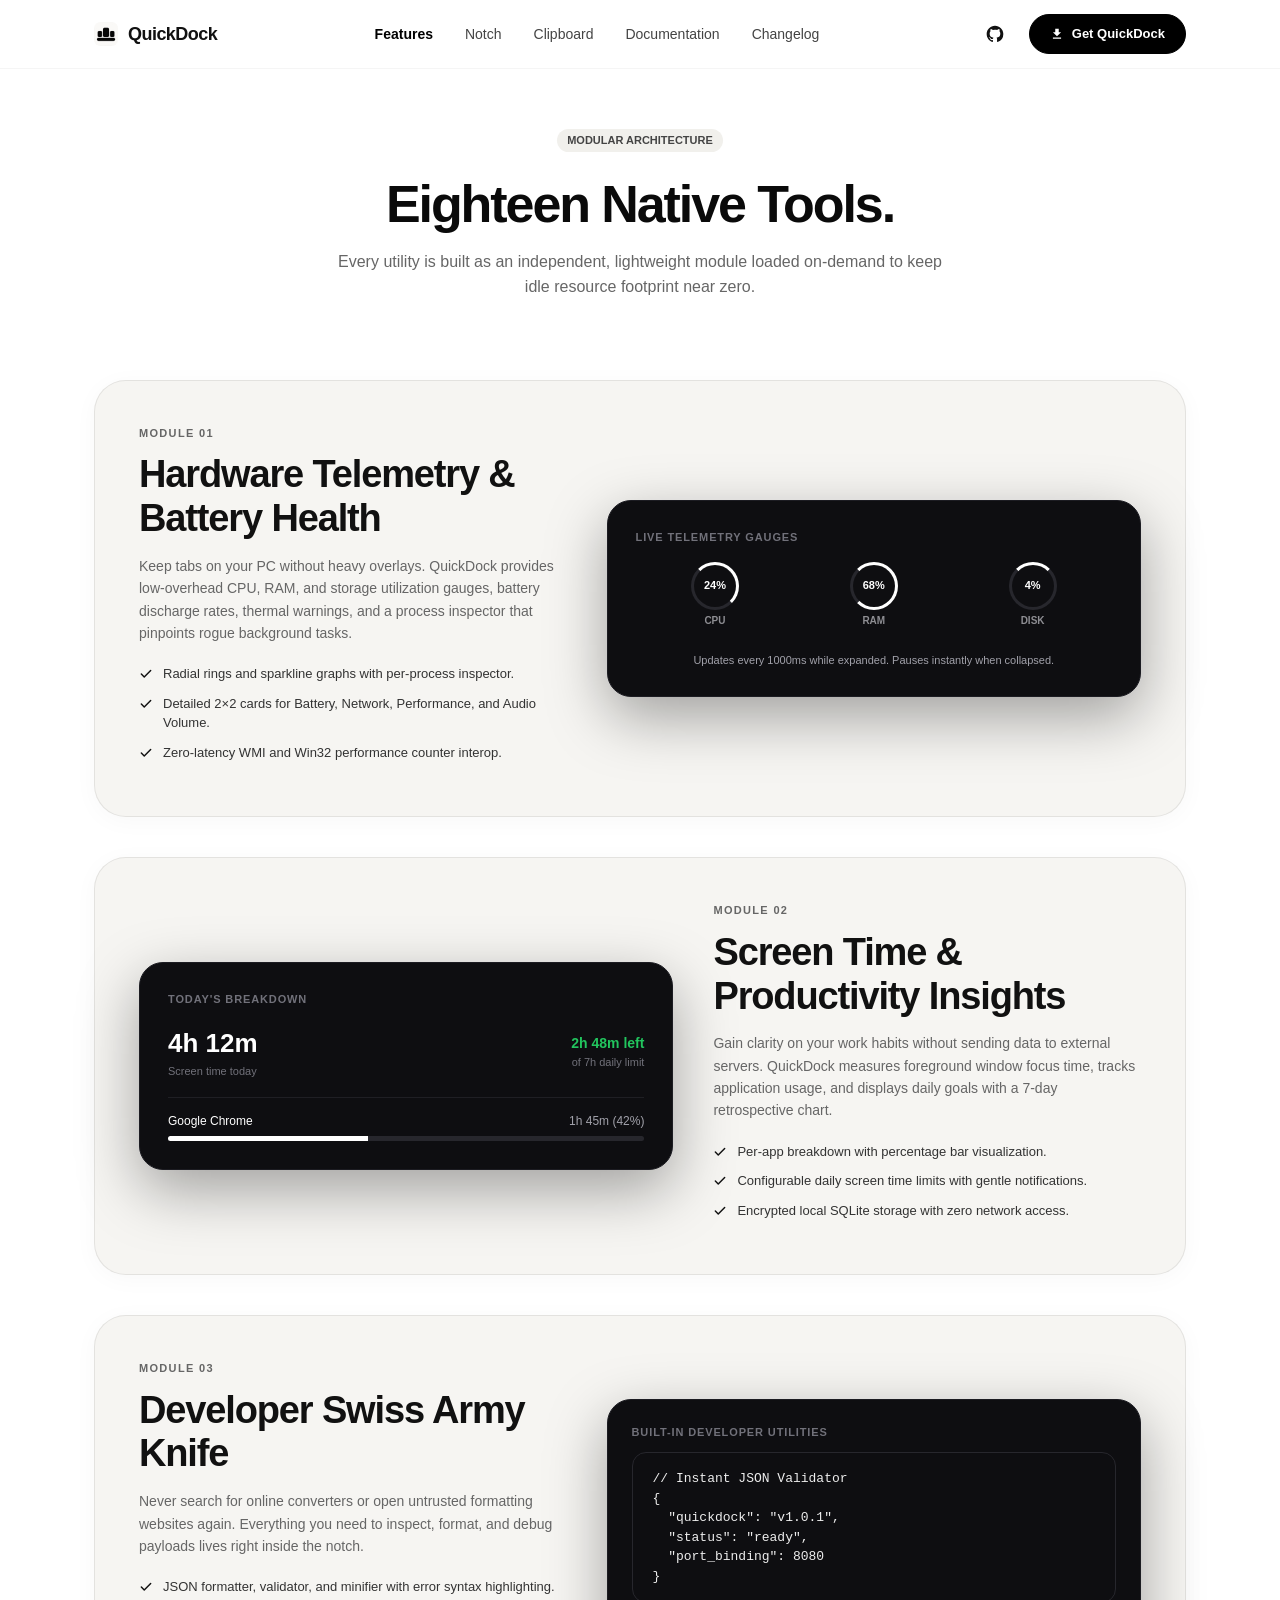
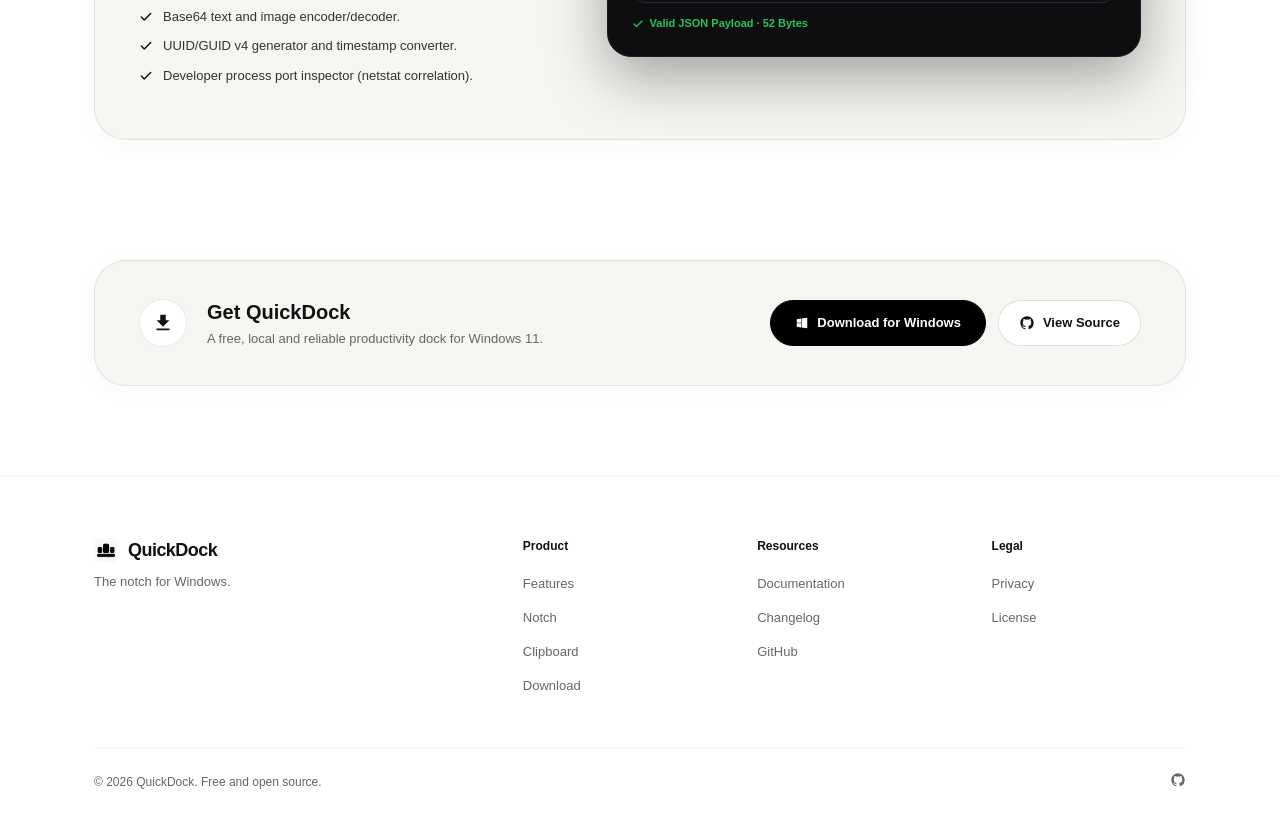
<file: docs/features/index.html>
<!DOCTYPE html>
<html lang="en">
<head>
  <meta charset="UTF-8">
  <meta name="viewport" content="width=device-width, initial-scale=1.0">
  <title>Features — QuickDock</title>
  <meta name="description" content="Explore QuickDock's modules: System Monitor, Clipboard Manager, Productivity Tools, Developer Toolkit, and File Transfer.">
  <link rel="icon" type="image/x-icon" href="../assets/images/favicon.ico">
  <link rel="stylesheet" href="../assets/css/style.css">
</head>
<body>

  <!-- Site Navigation Header -->
  <header class="site-header">
    <div class="container nav-container">
      <a href="../" class="brand">
        <img src="../assets/images/logo.png" alt="QuickDock Logo">
        <span>QuickDock</span>
      </a>
      <ul class="nav-links" id="navLinks">
        <li><a href="../features/" class="active">Features</a></li>
        <li><a href="../notch/">Notch</a></li>
        <li><a href="../clipboard/">Clipboard</a></li>
        <li><a href="../docs/">Documentation</a></li>
        <li><a href="../changelog/">Changelog</a></li>
      </ul>
      <div class="header-right">
        <a href="https://github.com/jojin1709/QuickDock" target="_blank" rel="noopener" class="header-gh-btn" title="GitHub Repository">
          <svg width="20" height="20" viewBox="0 0 24 24" fill="currentColor">
            <path d="M12 2C6.477 2 2 6.484 2 12.017c0 4.425 2.865 8.18 6.839 9.504.5.092.682-.217.682-.483 0-.237-.008-.868-.013-1.703-2.782.605-3.369-1.343-3.369-1.343-.454-1.158-1.11-1.466-1.11-1.466-.908-.62.069-.608.069-.608 1.003.07 1.53 1.032 1.53 1.032.892 1.53 2.341 1.088 2.91.832.092-.647.35-1.088.636-1.338-2.22-.253-4.555-1.113-4.555-4.951 0-1.093.39-1.988 1.029-2.688-.103-.253-.446-1.272.098-2.65 0 0 .84-.27 2.75 1.026A9.564 9.564 0 0112 6.844c.85.004 1.705.115 2.504.337 1.909-1.296 2.747-1.027 2.747-1.027.546 1.379.202 2.398.1 2.651.64.7 1.028 1.595 1.028 2.688 0 3.848-2.339 4.695-4.566 4.943.359.309.678.92.678 1.855 0 1.338-.012 2.419-.012 2.747 0 .268.18.58.688.482A10.019 10.019 0 0022 12.017C22 6.484 17.522 2 12 2z"/>
          </svg>
        </a>
        <a href="../download/" class="btn-primary">
          <svg width="14" height="14" viewBox="0 0 24 24" fill="currentColor">
            <path d="M19 9h-4V3H9v6H5l7 7 7-7zM5 18v2h14v-2H5z"/>
          </svg>
          Get QuickDock
        </a>
      </div>
    </div>
  </header>

  <!-- Page Header -->
  <div class="page-header">
    <div class="container">
      <div class="hero-tagline-wrap" style="justify-content: center;">
        <span class="hero-tag">MODULAR ARCHITECTURE</span>
      </div>
      <h1 class="page-title">Eighteen Native Tools.</h1>
      <p class="page-subtitle">Every utility is built as an independent, lightweight module loaded on-demand to keep idle resource footprint near zero.</p>
    </div>
  </div>

  <section class="section">
    <div class="container">

      <!-- Feature 1: System Monitoring -->
      <div class="feature-split">
        <div class="split-content">
          <div class="section-tag">MODULE 01</div>
          <h2 class="section-title">Hardware Telemetry &amp; Battery Health</h2>
          <p class="section-desc">
            Keep tabs on your PC without heavy overlays. QuickDock provides low-overhead CPU, RAM, and storage utilization gauges, battery discharge rates, thermal warnings, and a process inspector that pinpoints rogue background tasks.
          </p>
          <ul class="feature-list">
            <li>
              <svg width="14" height="14" viewBox="0 0 24 24" fill="none" stroke="currentColor" stroke-width="2.5" stroke-linecap="round" stroke-linejoin="round"><polyline points="20 6 9 17 4 12"/></svg>
              <span>Radial rings and sparkline graphs with per-process inspector.</span>
            </li>
            <li>
              <svg width="14" height="14" viewBox="0 0 24 24" fill="none" stroke="currentColor" stroke-width="2.5" stroke-linecap="round" stroke-linejoin="round"><polyline points="20 6 9 17 4 12"/></svg>
              <span>Detailed 2×2 cards for Battery, Network, Performance, and Audio Volume.</span>
            </li>
            <li>
              <svg width="14" height="14" viewBox="0 0 24 24" fill="none" stroke="currentColor" stroke-width="2.5" stroke-linecap="round" stroke-linejoin="round"><polyline points="20 6 9 17 4 12"/></svg>
              <span>Zero-latency WMI and Win32 performance counter interop.</span>
            </li>
          </ul>
        </div>
        <div class="split-visual" style="padding: 28px;">
          <div style="font-size:11px; font-weight:700; color:#71717A; text-transform:uppercase; letter-spacing:0.08em; margin-bottom:16px;">Live Telemetry Gauges</div>
          <div class="rings-container" style="margin-bottom: 24px;">
            <div class="ring-unit">
              <div class="ring-circle" style="width:48px; height:48px; font-size:11px; border-top-color:#FFFFFF; border-right-color:#FFFFFF;">24%</div>
              <div class="ring-name" style="font-size:10px;">CPU</div>
            </div>
            <div class="ring-unit">
              <div class="ring-circle" style="width:48px; height:48px; font-size:11px; border-top-color:#FFFFFF; border-right-color:#FFFFFF; border-bottom-color:#FFFFFF;">68%</div>
              <div class="ring-name" style="font-size:10px;">RAM</div>
            </div>
            <div class="ring-unit">
              <div class="ring-circle" style="width:48px; height:48px; font-size:11px; border-top-color:#FFFFFF; border-right-color:#27272D;">4%</div>
              <div class="ring-name" style="font-size:10px;">DISK</div>
            </div>
          </div>
          <div style="font-size:11px; color:#A1A1AA; text-align:center;">Updates every 1000ms while expanded. Pauses instantly when collapsed.</div>
        </div>
      </div>

      <!-- Feature 2: Screen Time -->
      <div class="feature-split reverse">
        <div class="split-content">
          <div class="section-tag">MODULE 02</div>
          <h2 class="section-title">Screen Time &amp; Productivity Insights</h2>
          <p class="section-desc">
            Gain clarity on your work habits without sending data to external servers. QuickDock measures foreground window focus time, tracks application usage, and displays daily goals with a 7-day retrospective chart.
          </p>
          <ul class="feature-list">
            <li>
              <svg width="14" height="14" viewBox="0 0 24 24" fill="none" stroke="currentColor" stroke-width="2.5" stroke-linecap="round" stroke-linejoin="round"><polyline points="20 6 9 17 4 12"/></svg>
              <span>Per-app breakdown with percentage bar visualization.</span>
            </li>
            <li>
              <svg width="14" height="14" viewBox="0 0 24 24" fill="none" stroke="currentColor" stroke-width="2.5" stroke-linecap="round" stroke-linejoin="round"><polyline points="20 6 9 17 4 12"/></svg>
              <span>Configurable daily screen time limits with gentle notifications.</span>
            </li>
            <li>
              <svg width="14" height="14" viewBox="0 0 24 24" fill="none" stroke="currentColor" stroke-width="2.5" stroke-linecap="round" stroke-linejoin="round"><polyline points="20 6 9 17 4 12"/></svg>
              <span>Encrypted local SQLite storage with zero network access.</span>
            </li>
          </ul>
        </div>
        <div class="split-visual" style="padding: 28px;">
          <div style="font-size:11px; font-weight:700; color:#71717A; text-transform:uppercase; letter-spacing:0.08em; margin-bottom:16px;">Today's Breakdown</div>
          <div style="display:flex; justify-content:space-between; align-items:center; margin-bottom:18px;">
            <div>
              <div style="font-size:26px; font-weight:800;">4h 12m</div>
              <div style="font-size:11px; color:#71717A;">Screen time today</div>
            </div>
            <div style="text-align:right;">
              <div style="font-size:14px; font-weight:700; color:#22C55E;">2h 48m left</div>
              <div style="font-size:11px; color:#71717A;">of 7h daily limit</div>
            </div>
          </div>
          <div style="border-top:1px solid #1F1F24; padding-top:14px;">
            <div style="display:flex; justify-content:space-between; font-size:12px; margin-bottom:6px;">
              <span>Google Chrome</span>
              <span style="color:#A1A1AA;">1h 45m (42%)</span>
            </div>
            <div style="height:5px; background:#27272D; border-radius:3px; overflow:hidden;">
              <div style="width:42%; height:100%; background:#FFFFFF;"></div>
            </div>
          </div>
        </div>
      </div>

      <!-- Feature 3: Developer Toolkit -->
      <div class="feature-split">
        <div class="split-content">
          <div class="section-tag">MODULE 03</div>
          <h2 class="section-title">Developer Swiss Army Knife</h2>
          <p class="section-desc">
            Never search for online converters or open untrusted formatting websites again. Everything you need to inspect, format, and debug payloads lives right inside the notch.
          </p>
          <ul class="feature-list">
            <li>
              <svg width="14" height="14" viewBox="0 0 24 24" fill="none" stroke="currentColor" stroke-width="2.5" stroke-linecap="round" stroke-linejoin="round"><polyline points="20 6 9 17 4 12"/></svg>
              <span>JSON formatter, validator, and minifier with error syntax highlighting.</span>
            </li>
            <li>
              <svg width="14" height="14" viewBox="0 0 24 24" fill="none" stroke="currentColor" stroke-width="2.5" stroke-linecap="round" stroke-linejoin="round"><polyline points="20 6 9 17 4 12"/></svg>
              <span>Base64 text and image encoder/decoder.</span>
            </li>
            <li>
              <svg width="14" height="14" viewBox="0 0 24 24" fill="none" stroke="currentColor" stroke-width="2.5" stroke-linecap="round" stroke-linejoin="round"><polyline points="20 6 9 17 4 12"/></svg>
              <span>UUID/GUID v4 generator and timestamp converter.</span>
            </li>
            <li>
              <svg width="14" height="14" viewBox="0 0 24 24" fill="none" stroke="currentColor" stroke-width="2.5" stroke-linecap="round" stroke-linejoin="round"><polyline points="20 6 9 17 4 12"/></svg>
              <span>Developer process port inspector (netstat correlation).</span>
            </li>
          </ul>
        </div>
        <div class="split-visual" style="padding: 24px;">
          <div style="font-size:11px; font-weight:700; color:#71717A; text-transform:uppercase; letter-spacing:0.08em; margin-bottom:12px;">Built-in Developer Utilities</div>
          <div class="code-block" style="margin:0 0 12px 0;">
            <pre><code>// Instant JSON Validator
{
  "quickdock": "v1.0.1",
  "status": "ready",
  "port_binding": 8080
}</code></pre>
          </div>
          <div style="font-size:11px; color:#22C55E; font-weight:600; display:flex; align-items:center; gap:6px;">
            <svg width="12" height="12" viewBox="0 0 24 24" fill="none" stroke="currentColor" stroke-width="2.5" stroke-linecap="round" stroke-linejoin="round"><polyline points="20 6 9 17 4 12"/></svg>
            Valid JSON Payload · 52 Bytes
          </div>
        </div>
      </div>

    </div>
  </section>

  <!-- Section: Bottom Download CTA Banner -->
  <section class="container">
    <div class="download-banner-card">
      <div class="download-banner-left">
        <div class="download-circle-icon">
          <svg width="22" height="22" viewBox="0 0 24 24" fill="currentColor">
            <path d="M19 9h-4V3H9v6H5l7 7 7-7zM5 18v2h14v-2H5z"/>
          </svg>
        </div>
        <div>
          <h3 class="download-banner-title">Get QuickDock</h3>
          <p class="download-banner-sub">A free, local and reliable productivity dock for Windows 11.</p>
        </div>
      </div>
      <div class="download-banner-actions">
        <a href="../download/" class="btn-primary" style="padding: 12px 24px;">
          <svg width="14" height="14" viewBox="0 0 24 24" fill="currentColor">
            <path d="M3 5.479l7.377-1.016v7.127H3V5.48zm0 13.042l7.377 1.017v-7.04H3v6.023zm8.333 1.148L21 21V11.59H11.333v8.079zm0-15.338V11.59H21V3l-9.667 1.331z"/>
          </svg>
          Download for Windows
        </a>
        <a href="https://github.com/jojin1709/QuickDock" target="_blank" rel="noopener" class="btn-secondary" style="padding: 12px 20px;">
          <svg width="16" height="16" viewBox="0 0 24 24" fill="currentColor">
            <path d="M12 2C6.477 2 2 6.484 2 12.017c0 4.425 2.865 8.18 6.839 9.504.5.092.682-.217.682-.483 0-.237-.008-.868-.013-1.703-2.782.605-3.369-1.343-3.369-1.343-.454-1.158-1.11-1.466-1.11-1.466-.908-.62.069-.608.069-.608 1.003.07 1.53 1.032 1.53 1.032.892 1.53 2.341 1.088 2.91.832.092-.647.35-1.088.636-1.338-2.22-.253-4.555-1.113-4.555-4.951 0-1.093.39-1.988 1.029-2.688-.103-.253-.446-1.272.098-2.65 0 0 .84-.27 2.75 1.026A9.564 9.564 0 0112 6.844c.85.004 1.705.115 2.504.337 1.909-1.296 2.747-1.027 2.747-1.027.546 1.379.202 2.398.1 2.651.64.7 1.028 1.595 1.028 2.688 0 3.848-2.339 4.695-4.566 4.943.359.309.678.92.678 1.855 0 1.338-.012 2.419-.012 2.747 0 .268.18.58.688.482A10.019 10.019 0 0022 12.017C22 6.484 17.522 2 12 2z"/>
          </svg>
          View Source
        </a>
      </div>
    </div>
  </section>

  <!-- Site Footer -->
  <footer class="site-footer">
    <div class="container">
      <div class="footer-top">
        <div class="footer-brand">
          <a href="../" class="brand">
            <img src="../assets/images/logo.png" alt="QuickDock">
            <span>QuickDock</span>
          </a>
          <p>The notch for Windows.</p>
        </div>
        <div class="footer-col">
          <h4>Product</h4>
          <ul>
            <li><a href="../features/">Features</a></li>
            <li><a href="../notch/">Notch</a></li>
            <li><a href="../clipboard/">Clipboard</a></li>
            <li><a href="../download/">Download</a></li>
          </ul>
        </div>
        <div class="footer-col">
          <h4>Resources</h4>
          <ul>
            <li><a href="../docs/">Documentation</a></li>
            <li><a href="../changelog/">Changelog</a></li>
            <li><a href="https://github.com/jojin1709/QuickDock" target="_blank" rel="noopener">GitHub</a></li>
          </ul>
        </div>
        <div class="footer-col">
          <h4>Legal</h4>
          <ul>
            <li><a href="../privacy/">Privacy</a></li>
            <li><a href="https://github.com/jojin1709/QuickDock/blob/master/LICENSE" target="_blank" rel="noopener">License</a></li>
          </ul>
        </div>
      </div>
      <div class="footer-bottom">
        <span>© 2026 QuickDock. Free and open source.</span>
        <div class="footer-socials">
          <a href="https://github.com/jojin1709/QuickDock" target="_blank" rel="noopener" title="GitHub">
            <svg width="16" height="16" viewBox="0 0 24 24" fill="currentColor">
              <path d="M12 2C6.477 2 2 6.484 2 12.017c0 4.425 2.865 8.18 6.839 9.504.5.092.682-.217.682-.483 0-.237-.008-.868-.013-1.703-2.782.605-3.369-1.343-3.369-1.343-.454-1.158-1.11-1.466-1.11-1.466-.908-.62.069-.608.069-.608 1.003.07 1.53 1.032 1.53 1.032.892 1.53 2.341 1.088 2.91.832.092-.647.35-1.088.636-1.338-2.22-.253-4.555-1.113-4.555-4.951 0-1.093.39-1.988 1.029-2.688-.103-.253-.446-1.272.098-2.65 0 0 .84-.27 2.75 1.026A9.564 9.564 0 0112 6.844c.85.004 1.705.115 2.504.337 1.909-1.296 2.747-1.027 2.747-1.027.546 1.379.202 2.398.1 2.651.64.7 1.028 1.595 1.028 2.688 0 3.848-2.339 4.695-4.566 4.943.359.309.678.92.678 1.855 0 1.338-.012 2.419-.012 2.747 0 .268.18.58.688.482A10.019 10.019 0 0022 12.017C22 6.484 17.522 2 12 2z"/>
            </svg>
          </a>
        </div>
      </div>
    </div>
  </footer>

  <script src="../assets/js/main.js"></script>
</body>
</html>
</file>
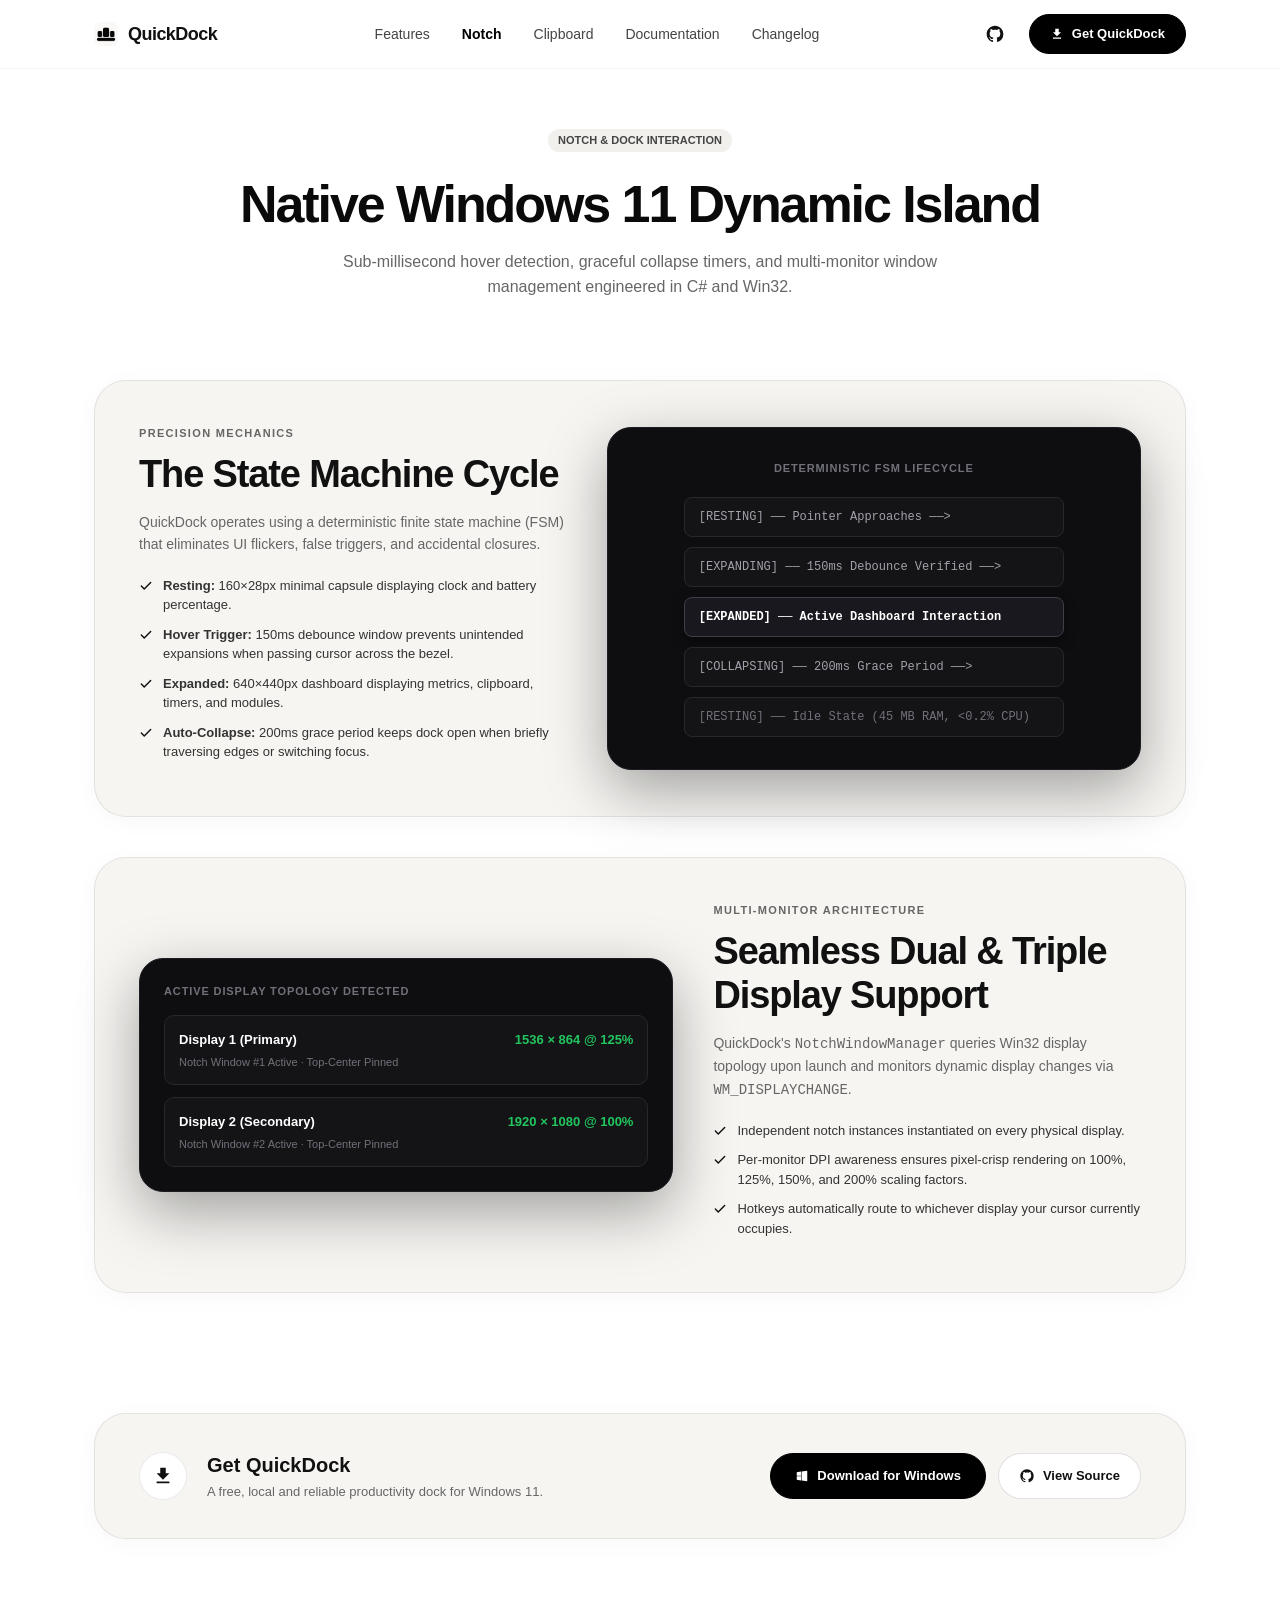
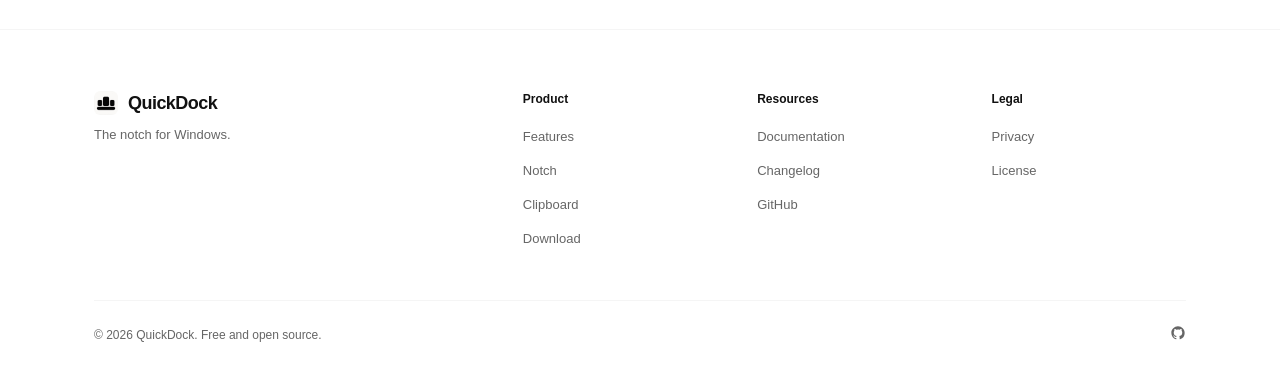
<file: docs/notch/index.html>
<!DOCTYPE html>
<html lang="en">
<head>
  <meta charset="UTF-8">
  <meta name="viewport" content="width=device-width, initial-scale=1.0">
  <title>The Notch & Dock Interaction — QuickDock</title>
  <meta name="description" content="Learn how QuickDock's hardware-accelerated top-center notch interaction, hover detection, multi-monitor synchronization, and auto-collapse work.">
  <link rel="icon" type="image/x-icon" href="../assets/images/favicon.ico">
  <link rel="stylesheet" href="../assets/css/style.css">
</head>
<body>

  <!-- Site Navigation Header -->
  <header class="site-header">
    <div class="container nav-container">
      <a href="../" class="brand">
        <img src="../assets/images/logo.png" alt="QuickDock Logo">
        <span>QuickDock</span>
      </a>
      <ul class="nav-links" id="navLinks">
        <li><a href="../features/">Features</a></li>
        <li><a href="../notch/" class="active">Notch</a></li>
        <li><a href="../clipboard/">Clipboard</a></li>
        <li><a href="../docs/">Documentation</a></li>
        <li><a href="../changelog/">Changelog</a></li>
      </ul>
      <div class="header-right">
        <a href="https://github.com/jojin1709/QuickDock" target="_blank" rel="noopener" class="header-gh-btn" title="GitHub Repository">
          <svg width="20" height="20" viewBox="0 0 24 24" fill="currentColor">
            <path d="M12 2C6.477 2 2 6.484 2 12.017c0 4.425 2.865 8.18 6.839 9.504.5.092.682-.217.682-.483 0-.237-.008-.868-.013-1.703-2.782.605-3.369-1.343-3.369-1.343-.454-1.158-1.11-1.466-1.11-1.466-.908-.62.069-.608.069-.608 1.003.07 1.53 1.032 1.53 1.032.892 1.53 2.341 1.088 2.91.832.092-.647.35-1.088.636-1.338-2.22-.253-4.555-1.113-4.555-4.951 0-1.093.39-1.988 1.029-2.688-.103-.253-.446-1.272.098-2.65 0 0 .84-.27 2.75 1.026A9.564 9.564 0 0112 6.844c.85.004 1.705.115 2.504.337 1.909-1.296 2.747-1.027 2.747-1.027.546 1.379.202 2.398.1 2.651.64.7 1.028 1.595 1.028 2.688 0 3.848-2.339 4.695-4.566 4.943.359.309.678.92.678 1.855 0 1.338-.012 2.419-.012 2.747 0 .268.18.58.688.482A10.019 10.019 0 0022 12.017C22 6.484 17.522 2 12 2z"/>
          </svg>
        </a>
        <a href="../download/" class="btn-primary">
          <svg width="14" height="14" viewBox="0 0 24 24" fill="currentColor">
            <path d="M19 9h-4V3H9v6H5l7 7 7-7zM5 18v2h14v-2H5z"/>
          </svg>
          Get QuickDock
        </a>
      </div>
    </div>
  </header>

  <!-- Page Header -->
  <div class="page-header">
    <div class="container">
      <div class="hero-tagline-wrap" style="justify-content: center;">
        <span class="hero-tag">NOTCH &amp; DOCK INTERACTION</span>
      </div>
      <h1 class="page-title">Native Windows 11 Dynamic Island</h1>
      <p class="page-subtitle">Sub-millisecond hover detection, graceful collapse timers, and multi-monitor window management engineered in C# and Win32.</p>
    </div>
  </div>

  <section class="section">
    <div class="container">

      <!-- How it Works -->
      <div class="feature-split">
        <div class="split-content">
          <div class="section-tag">PRECISION MECHANICS</div>
          <h2 class="section-title">The State Machine Cycle</h2>
          <p class="section-desc">
            QuickDock operates using a deterministic finite state machine (FSM) that eliminates UI flickers, false triggers, and accidental closures.
          </p>
          <ul class="feature-list">
            <li>
              <svg width="14" height="14" viewBox="0 0 24 24" fill="none" stroke="currentColor" stroke-width="2.5" stroke-linecap="round" stroke-linejoin="round"><polyline points="20 6 9 17 4 12"/></svg>
              <span><strong>Resting:</strong> 160×28px minimal capsule displaying clock and battery percentage.</span>
            </li>
            <li>
              <svg width="14" height="14" viewBox="0 0 24 24" fill="none" stroke="currentColor" stroke-width="2.5" stroke-linecap="round" stroke-linejoin="round"><polyline points="20 6 9 17 4 12"/></svg>
              <span><strong>Hover Trigger:</strong> 150ms debounce window prevents unintended expansions when passing cursor across the bezel.</span>
            </li>
            <li>
              <svg width="14" height="14" viewBox="0 0 24 24" fill="none" stroke="currentColor" stroke-width="2.5" stroke-linecap="round" stroke-linejoin="round"><polyline points="20 6 9 17 4 12"/></svg>
              <span><strong>Expanded:</strong> 640×440px dashboard displaying metrics, clipboard, timers, and modules.</span>
            </li>
            <li>
              <svg width="14" height="14" viewBox="0 0 24 24" fill="none" stroke="currentColor" stroke-width="2.5" stroke-linecap="round" stroke-linejoin="round"><polyline points="20 6 9 17 4 12"/></svg>
              <span><strong>Auto-Collapse:</strong> 200ms grace period keeps dock open when briefly traversing edges or switching focus.</span>
            </li>
          </ul>
        </div>
        <div class="split-visual" style="text-align: center; padding: 32px 24px;">
          <div style="font-size: 11px; font-weight: 700; color: #71717A; text-transform: uppercase; letter-spacing: 0.08em; margin-bottom: 20px;">
            Deterministic FSM Lifecycle
          </div>
          <div style="display: inline-flex; flex-direction: column; gap: 10px; font-family: ui-monospace, SFMono-Regular, Menlo, Monaco, Consolas, monospace; font-size: 12px; text-align: left; width: 100%; max-width: 380px;">
            <div style="background: #141417; border: 1px solid #27272D; padding: 10px 14px; border-radius: 8px; color: #A1A1AA;">
              [RESTING] ── Pointer Approaches ──&gt;
            </div>
            <div style="background: #141417; border: 1px solid #27272D; padding: 10px 14px; border-radius: 8px; color: #A1A1AA;">
              [EXPANDING] ── 150ms Debounce Verified ──&gt;
            </div>
            <div style="background: #18181E; border: 1px solid #3F3F46; padding: 10px 14px; border-radius: 8px; color: #FFFFFF; font-weight: bold; box-shadow: 0 4px 12px rgba(0,0,0,0.5);">
              [EXPANDED] ── Active Dashboard Interaction
            </div>
            <div style="background: #141417; border: 1px solid #27272D; padding: 10px 14px; border-radius: 8px; color: #A1A1AA;">
              [COLLAPSING] ── 200ms Grace Period ──&gt;
            </div>
            <div style="background: #141417; border: 1px solid #27272D; padding: 10px 14px; border-radius: 8px; color: #71717A;">
              [RESTING] ── Idle State (45 MB RAM, &lt;0.2% CPU)
            </div>
          </div>
        </div>
      </div>

      <!-- Multi-Monitor Architecture -->
      <div class="feature-split reverse">
        <div class="split-content">
          <div class="section-tag">MULTI-MONITOR ARCHITECTURE</div>
          <h2 class="section-title">Seamless Dual &amp; Triple Display Support</h2>
          <p class="section-desc">
            QuickDock's <code>NotchWindowManager</code> queries Win32 display topology upon launch and monitors dynamic display changes via <code>WM_DISPLAYCHANGE</code>.
          </p>
          <ul class="feature-list">
            <li>
              <svg width="14" height="14" viewBox="0 0 24 24" fill="none" stroke="currentColor" stroke-width="2.5" stroke-linecap="round" stroke-linejoin="round"><polyline points="20 6 9 17 4 12"/></svg>
              <span>Independent notch instances instantiated on every physical display.</span>
            </li>
            <li>
              <svg width="14" height="14" viewBox="0 0 24 24" fill="none" stroke="currentColor" stroke-width="2.5" stroke-linecap="round" stroke-linejoin="round"><polyline points="20 6 9 17 4 12"/></svg>
              <span>Per-monitor DPI awareness ensures pixel-crisp rendering on 100%, 125%, 150%, and 200% scaling factors.</span>
            </li>
            <li>
              <svg width="14" height="14" viewBox="0 0 24 24" fill="none" stroke="currentColor" stroke-width="2.5" stroke-linecap="round" stroke-linejoin="round"><polyline points="20 6 9 17 4 12"/></svg>
              <span>Hotkeys automatically route to whichever display your cursor currently occupies.</span>
            </li>
          </ul>
        </div>
        <div class="split-visual" style="padding: 24px;">
          <div style="font-size: 11px; font-weight: 700; color: #71717A; text-transform: uppercase; letter-spacing: 0.08em; margin-bottom: 16px;">
            Active Display Topology Detected
          </div>
          <div style="background: #141417; border: 1px solid #27272D; border-radius: 10px; padding: 14px; margin-bottom: 12px;">
            <div style="display: flex; justify-content: space-between; font-size: 13px; font-weight: bold;">
              <span>Display 1 (Primary)</span>
              <span style="color: #22C55E;">1536 × 864 @ 125%</span>
            </div>
            <div style="font-size: 11px; color: #71717A; margin-top: 4px;">Notch Window #1 Active · Top-Center Pinned</div>
          </div>
          <div style="background: #141417; border: 1px solid #27272D; border-radius: 10px; padding: 14px;">
            <div style="display: flex; justify-content: space-between; font-size: 13px; font-weight: bold;">
              <span>Display 2 (Secondary)</span>
              <span style="color: #22C55E;">1920 × 1080 @ 100%</span>
            </div>
            <div style="font-size: 11px; color: #71717A; margin-top: 4px;">Notch Window #2 Active · Top-Center Pinned</div>
          </div>
        </div>
      </div>

    </div>
  </section>

  <!-- Section: Bottom Download CTA Banner -->
  <section class="container">
    <div class="download-banner-card">
      <div class="download-banner-left">
        <div class="download-circle-icon">
          <svg width="22" height="22" viewBox="0 0 24 24" fill="currentColor">
            <path d="M19 9h-4V3H9v6H5l7 7 7-7zM5 18v2h14v-2H5z"/>
          </svg>
        </div>
        <div>
          <h3 class="download-banner-title">Get QuickDock</h3>
          <p class="download-banner-sub">A free, local and reliable productivity dock for Windows 11.</p>
        </div>
      </div>
      <div class="download-banner-actions">
        <a href="../download/" class="btn-primary" style="padding: 12px 24px;">
          <svg width="14" height="14" viewBox="0 0 24 24" fill="currentColor">
            <path d="M3 5.479l7.377-1.016v7.127H3V5.48zm0 13.042l7.377 1.017v-7.04H3v6.023zm8.333 1.148L21 21V11.59H11.333v8.079zm0-15.338V11.59H21V3l-9.667 1.331z"/>
          </svg>
          Download for Windows
        </a>
        <a href="https://github.com/jojin1709/QuickDock" target="_blank" rel="noopener" class="btn-secondary" style="padding: 12px 20px;">
          <svg width="16" height="16" viewBox="0 0 24 24" fill="currentColor">
            <path d="M12 2C6.477 2 2 6.484 2 12.017c0 4.425 2.865 8.18 6.839 9.504.5.092.682-.217.682-.483 0-.237-.008-.868-.013-1.703-2.782.605-3.369-1.343-3.369-1.343-.454-1.158-1.11-1.466-1.11-1.466-.908-.62.069-.608.069-.608 1.003.07 1.53 1.032 1.53 1.032.892 1.53 2.341 1.088 2.91.832.092-.647.35-1.088.636-1.338-2.22-.253-4.555-1.113-4.555-4.951 0-1.093.39-1.988 1.029-2.688-.103-.253-.446-1.272.098-2.65 0 0 .84-.27 2.75 1.026A9.564 9.564 0 0112 6.844c.85.004 1.705.115 2.504.337 1.909-1.296 2.747-1.027 2.747-1.027.546 1.379.202 2.398.1 2.651.64.7 1.028 1.595 1.028 2.688 0 3.848-2.339 4.695-4.566 4.943.359.309.678.92.678 1.855 0 1.338-.012 2.419-.012 2.747 0 .268.18.58.688.482A10.019 10.019 0 0022 12.017C22 6.484 17.522 2 12 2z"/>
          </svg>
          View Source
        </a>
      </div>
    </div>
  </section>

  <!-- Site Footer -->
  <footer class="site-footer">
    <div class="container">
      <div class="footer-top">
        <div class="footer-brand">
          <a href="../" class="brand">
            <img src="../assets/images/logo.png" alt="QuickDock">
            <span>QuickDock</span>
          </a>
          <p>The notch for Windows.</p>
        </div>
        <div class="footer-col">
          <h4>Product</h4>
          <ul>
            <li><a href="../features/">Features</a></li>
            <li><a href="../notch/">Notch</a></li>
            <li><a href="../clipboard/">Clipboard</a></li>
            <li><a href="../download/">Download</a></li>
          </ul>
        </div>
        <div class="footer-col">
          <h4>Resources</h4>
          <ul>
            <li><a href="../docs/">Documentation</a></li>
            <li><a href="../changelog/">Changelog</a></li>
            <li><a href="https://github.com/jojin1709/QuickDock" target="_blank" rel="noopener">GitHub</a></li>
          </ul>
        </div>
        <div class="footer-col">
          <h4>Legal</h4>
          <ul>
            <li><a href="../privacy/">Privacy</a></li>
            <li><a href="https://github.com/jojin1709/QuickDock/blob/master/LICENSE" target="_blank" rel="noopener">License</a></li>
          </ul>
        </div>
      </div>
      <div class="footer-bottom">
        <span>© 2026 QuickDock. Free and open source.</span>
        <div class="footer-socials">
          <a href="https://github.com/jojin1709/QuickDock" target="_blank" rel="noopener" title="GitHub">
            <svg width="16" height="16" viewBox="0 0 24 24" fill="currentColor">
              <path d="M12 2C6.477 2 2 6.484 2 12.017c0 4.425 2.865 8.18 6.839 9.504.5.092.682-.217.682-.483 0-.237-.008-.868-.013-1.703-2.782.605-3.369-1.343-3.369-1.343-.454-1.158-1.11-1.466-1.11-1.466-.908-.62.069-.608.069-.608 1.003.07 1.53 1.032 1.53 1.032.892 1.53 2.341 1.088 2.91.832.092-.647.35-1.088.636-1.338-2.22-.253-4.555-1.113-4.555-4.951 0-1.093.39-1.988 1.029-2.688-.103-.253-.446-1.272.098-2.65 0 0 .84-.27 2.75 1.026A9.564 9.564 0 0112 6.844c.85.004 1.705.115 2.504.337 1.909-1.296 2.747-1.027 2.747-1.027.546 1.379.202 2.398.1 2.651.64.7 1.028 1.595 1.028 2.688 0 3.848-2.339 4.695-4.566 4.943.359.309.678.92.678 1.855 0 1.338-.012 2.419-.012 2.747 0 .268.18.58.688.482A10.019 10.019 0 0022 12.017C22 6.484 17.522 2 12 2z"/>
            </svg>
          </a>
        </div>
      </div>
    </div>
  </footer>

  <script src="../assets/js/main.js"></script>
</body>
</html>
</file>
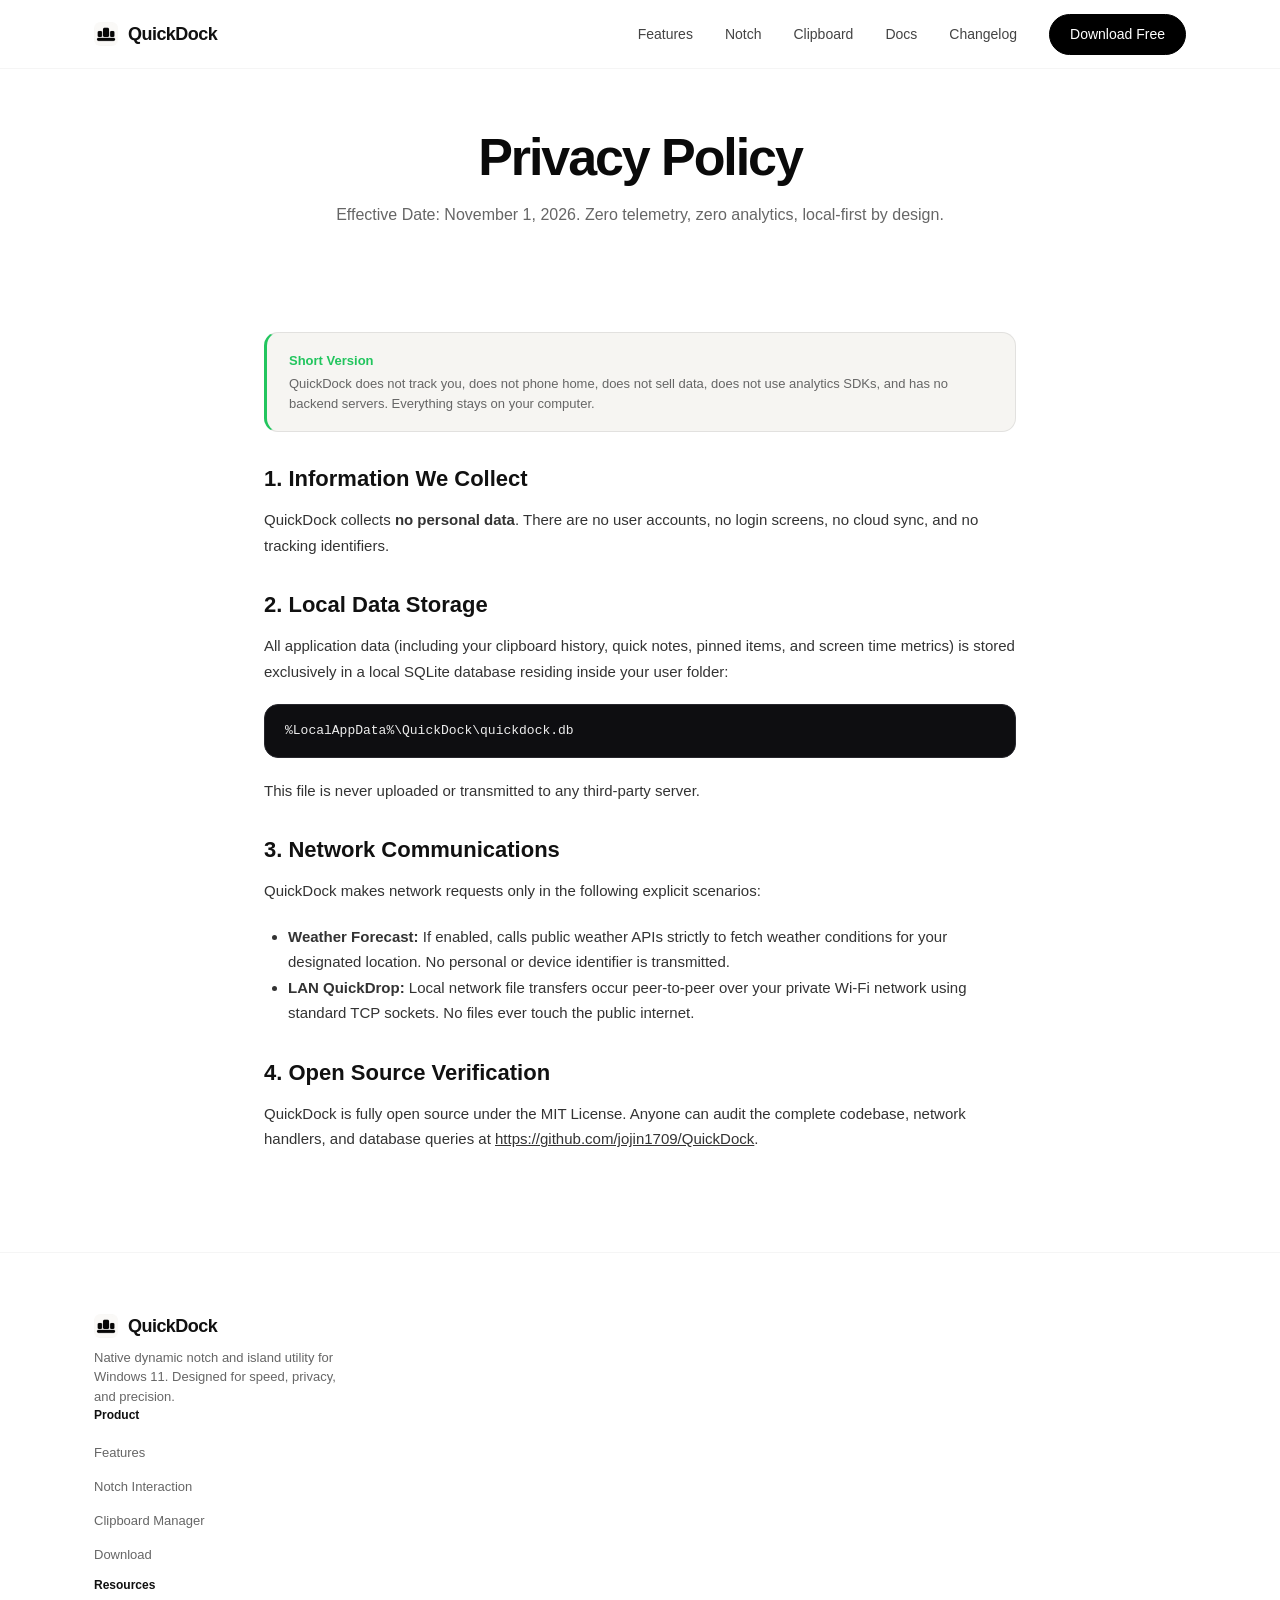
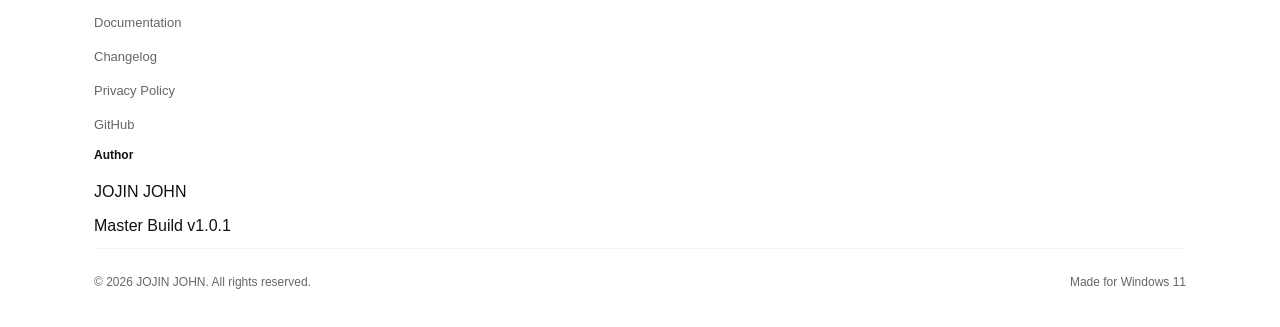
<file: docs/privacy/index.html>
<!DOCTYPE html>
<html lang="en">
<head>
  <meta charset="UTF-8">
  <meta name="viewport" content="width=device-width, initial-scale=1.0">
  <title>Privacy Policy — QuickDock</title>
  <meta name="description" content="QuickDock is 100% offline and local-first. We collect zero telemetry, zero analytics, and zero personal data.">
  <link rel="icon" type="image/x-icon" href="../assets/images/favicon.ico">
  <link rel="stylesheet" href="../assets/css/style.css">
</head>
<body>

  <!-- Site Navigation -->
  <header class="site-header">
    <div class="container nav-container">
      <a href="../" class="brand">
        <img src="../assets/images/logo.png" alt="QuickDock Logo">
        <span>QuickDock</span>
      </a>
      <ul class="nav-links" id="navLinks">
        <li><a href="../features/">Features</a></li>
        <li><a href="../notch/">Notch</a></li>
        <li><a href="../clipboard/">Clipboard</a></li>
        <li><a href="../docs/">Docs</a></li>
        <li><a href="../changelog/">Changelog</a></li>
        <li><a href="../download/" class="btn-primary">Download Free</a></li>
      </ul>
    </div>
  </header>

  <div class="page-header">
    <div class="container">
      <h1 class="page-title">Privacy Policy</h1>
      <p class="page-subtitle">Effective Date: November 1, 2026. Zero telemetry, zero analytics, local-first by design.</p>
    </div>
  </div>

  <section class="section">
    <div class="container" style="max-width: 800px;">
      
      <div class="callout" style="border-left-color: #22C55E;">
        <div class="callout-title" style="color: #22C55E;">Short Version</div>
        <p>QuickDock does not track you, does not phone home, does not sell data, does not use analytics SDKs, and has no backend servers. Everything stays on your computer.</p>
      </div>

      <h2 style="font-size: 22px; font-weight: 800; margin: 30px 0 12px;">1. Information We Collect</h2>
      <p style="font-size: 15px; color: #333333; line-height: 1.7; margin-bottom: 20px;">
        QuickDock collects <strong>no personal data</strong>. There are no user accounts, no login screens, no cloud sync, and no tracking identifiers.
      </p>

      <h2 style="font-size: 22px; font-weight: 800; margin: 30px 0 12px;">2. Local Data Storage</h2>
      <p style="font-size: 15px; color: #333333; line-height: 1.7; margin-bottom: 20px;">
        All application data (including your clipboard history, quick notes, pinned items, and screen time metrics) is stored exclusively in a local SQLite database residing inside your user folder:
      </p>
      <div class="code-block">
        <pre><code>%LocalAppData%\QuickDock\quickdock.db</code></pre>
      </div>
      <p style="font-size: 15px; color: #333333; line-height: 1.7; margin-bottom: 20px;">
        This file is never uploaded or transmitted to any third-party server.
      </p>

      <h2 style="font-size: 22px; font-weight: 800; margin: 30px 0 12px;">3. Network Communications</h2>
      <p style="font-size: 15px; color: #333333; line-height: 1.7; margin-bottom: 20px;">
        QuickDock makes network requests only in the following explicit scenarios:
      </p>
      <ul style="margin: 0 0 20px 24px; font-size: 15px; color: #333333; line-height: 1.7;">
        <li><strong>Weather Forecast:</strong> If enabled, calls public weather APIs strictly to fetch weather conditions for your designated location. No personal or device identifier is transmitted.</li>
        <li><strong>LAN QuickDrop:</strong> Local network file transfers occur peer-to-peer over your private Wi-Fi network using standard TCP sockets. No files ever touch the public internet.</li>
      </ul>

      <h2 style="font-size: 22px; font-weight: 800; margin: 30px 0 12px;">4. Open Source Verification</h2>
      <p style="font-size: 15px; color: #333333; line-height: 1.7; margin-bottom: 20px;">
        QuickDock is fully open source under the MIT License. Anyone can audit the complete codebase, network handlers, and database queries at <a href="https://github.com/jojin1709/QuickDock" target="_blank" rel="noopener" style="text-decoration: underline;">https://github.com/jojin1709/QuickDock</a>.
      </p>

    </div>
  </section>

  <!-- Site Footer -->
  <footer class="site-footer">
    <div class="container">
      <div class="footer-grid">
        <div class="footer-brand">
          <a href="../" class="brand">
            <img src="../assets/images/logo.png" alt="QuickDock">
            <span>QuickDock</span>
          </a>
          <p>Native dynamic notch and island utility for Windows 11. Designed for speed, privacy, and precision.</p>
        </div>
        <div class="footer-col">
          <h4>Product</h4>
          <ul>
            <li><a href="../features/">Features</a></li>
            <li><a href="../notch/">Notch Interaction</a></li>
            <li><a href="../clipboard/">Clipboard Manager</a></li>
            <li><a href="../download/">Download</a></li>
          </ul>
        </div>
        <div class="footer-col">
          <h4>Resources</h4>
          <ul>
            <li><a href="../docs/">Documentation</a></li>
            <li><a href="../changelog/">Changelog</a></li>
            <li><a href="../privacy/">Privacy Policy</a></li>
            <li><a href="https://github.com/jojin1709/QuickDock" target="_blank" rel="noopener">GitHub</a></li>
          </ul>
        </div>
        <div class="footer-col">
          <h4>Author</h4>
          <ul>
            <li><span>JOJIN JOHN</span></li>
            <li><span>Master Build v1.0.1</span></li>
          </ul>
        </div>
      </div>
      <div class="footer-bottom">
        <span>&copy; 2026 JOJIN JOHN. All rights reserved.</span>
        <span>Made for Windows 11</span>
      </div>
    </div>
  </footer>

  <script src="../assets/js/main.js"></script>
</body>
</html>
</file>
<file: docs/assets/css/style.css>
/* ============================================================
   QuickDock Official Website Stylesheet
   Design Language: Minimal, Warm Editorial Monochrome
   Matches official reference mockups (Inter / Segoe UI, #F6F5F2 surfaces)
   ============================================================ */

:root {
  --bg-page: #FFFFFF;
  --bg-surface: #F6F5F2;
  --bg-surface-subtle: #F9F9F8;
  --bg-dark: #0E0E11;
  --bg-dark-card: #16161B;
  --bg-dark-input: #202026;
  --border-light: rgba(0, 0, 0, 0.08);
  --border-subtle: rgba(0, 0, 0, 0.04);
  --border-dark: #27272D;
  --text-primary: #111111;
  --text-muted: #666666;
  --text-white: #FFFFFF;
  --text-white-muted: #8E8E93;
  --accent-green: #22C55E;
  --font-sans: -apple-system, BlinkMacSystemFont, "Segoe UI", Roboto, "Helvetica Neue", Arial, sans-serif;
  --container-max: 1140px;
  --radius-sm: 8px;
  --radius-md: 14px;
  --radius-lg: 24px;
  --radius-xl: 32px;
  --radius-pill: 9999px;
  --shadow-subtle: 0 4px 24px rgba(0, 0, 0, 0.03);
  --shadow-card: 0 10px 40px rgba(0, 0, 0, 0.05);
  --shadow-dark: 0 20px 60px rgba(0, 0, 0, 0.35);
  --transition: 0.2s cubic-bezier(0.16, 1, 0.3, 1);
}

* {
  box-sizing: border-box;
  margin: 0;
  padding: 0;
}

body {
  font-family: var(--font-sans);
  background-color: var(--bg-page);
  color: var(--text-primary);
  line-height: 1.5;
  -webkit-font-smoothing: antialiased;
  -moz-osx-font-smoothing: grayscale;
}

a {
  color: inherit;
  text-decoration: none;
  transition: opacity var(--transition);
}

a:hover {
  opacity: 0.8;
}

.container {
  max-width: var(--container-max);
  margin: 0 auto;
  padding: 0 24px;
}

/* ==================== SITE HEADER ==================== */
.site-header {
  position: sticky;
  top: 0;
  z-index: 100;
  background-color: rgba(255, 255, 255, 0.95);
  backdrop-filter: blur(16px);
  border-bottom: 1px solid var(--border-subtle);
}

.nav-container {
  display: flex;
  align-items: center;
  justify-content: space-between;
  height: 68px;
}

.brand {
  display: flex;
  align-items: center;
  gap: 10px;
  font-weight: 800;
  font-size: 18px;
  letter-spacing: -0.03em;
  color: var(--text-primary);
}

.brand img {
  width: 24px;
  height: 24px;
  border-radius: 6px;
}

.nav-links {
  display: flex;
  align-items: center;
  gap: 32px;
  list-style: none;
}

.nav-links a {
  font-size: 14px;
  font-weight: 500;
  color: #444444;
  transition: color var(--transition);
}

.nav-links a:hover,
.nav-links a.active {
  color: #000000;
  font-weight: 600;
}

.header-right {
  display: flex;
  align-items: center;
  gap: 16px;
}

.header-gh-btn {
  display: flex;
  align-items: center;
  justify-content: center;
  width: 36px;
  height: 36px;
  color: #111111;
  transition: opacity var(--transition);
}

/* ==================== BUTTONS ==================== */
.btn-primary {
  display: inline-flex;
  align-items: center;
  justify-content: center;
  gap: 8px;
  background-color: #000000;
  color: #FFFFFF !important;
  font-size: 13px;
  font-weight: 600;
  padding: 9px 20px;
  border-radius: var(--radius-pill);
  border: 1px solid #000000;
  cursor: pointer;
  transition: transform var(--transition), opacity var(--transition);
}

.btn-primary:hover {
  opacity: 0.92;
  transform: translateY(-1px);
}

.btn-secondary {
  display: inline-flex;
  align-items: center;
  justify-content: center;
  gap: 8px;
  background-color: #FFFFFF;
  color: #111111 !important;
  font-size: 13px;
  font-weight: 600;
  padding: 9px 20px;
  border-radius: var(--radius-pill);
  border: 1px solid rgba(0, 0, 0, 0.12);
  cursor: pointer;
  transition: transform var(--transition), background-color var(--transition);
}

.btn-secondary:hover {
  background-color: #F6F6F6;
  transform: translateY(-1px);
}

.tag-badge {
  display: inline-flex;
  align-items: center;
  gap: 8px;
  font-size: 11px;
  font-weight: 600;
  background: var(--bg-surface);
  border: 1px solid var(--border-light);
  border-radius: var(--radius-pill);
  padding: 4px 14px;
  color: #333333;
}

/* ==================== HERO SECTION ==================== */
.hero {
  padding: 60px 0 80px;
}

.hero-grid {
  display: grid;
  grid-template-columns: 1fr 1.22fr;
  gap: 50px;
  align-items: center;
}

.hero-content {
  text-align: left;
}

.hero-tagline-wrap {
  display: flex;
  align-items: center;
  gap: 8px;
  margin-bottom: 24px;
}

.hero-tag {
  background: #F1F0EC;
  border-radius: var(--radius-pill);
  padding: 3px 10px;
  font-size: 11px;
  font-weight: 700;
  color: #444444;
}

.hero-title {
  font-size: clamp(42px, 5vw, 64px);
  font-weight: 800;
  line-height: 1.05;
  letter-spacing: -0.04em;
  color: #0A0A0A;
  margin-bottom: 20px;
}

.hero-desc {
  font-size: 15px;
  color: var(--text-muted);
  line-height: 1.6;
  max-width: 440px;
  margin-bottom: 30px;
}

.hero-buttons {
  display: flex;
  align-items: center;
  gap: 12px;
  margin-bottom: 24px;
}

.hero-perks {
  display: flex;
  align-items: center;
  gap: 20px;
  font-size: 12px;
  color: #666666;
  font-weight: 500;
}

.hero-perks span {
  display: inline-flex;
  align-items: center;
  gap: 4px;
}

/* ==================== HERO MOCKUP CARD ==================== */
.hero-mockup-surface {
  background: var(--bg-surface);
  border: 1px solid var(--border-light);
  border-radius: var(--radius-xl);
  padding: 36px 32px 32px;
  display: flex;
  flex-direction: column;
  align-items: center;
  box-shadow: var(--shadow-subtle);
}

.mock-notch-capsule {
  background: #000000;
  border: 1px solid #222226;
  border-radius: var(--radius-pill);
  padding: 6px 24px;
  display: inline-flex;
  align-items: center;
  gap: 36px;
  color: #FFFFFF;
  font-size: 11px;
  font-weight: 700;
  margin-bottom: 28px;
  box-shadow: 0 4px 16px rgba(0, 0, 0, 0.25);
  cursor: pointer;
  transition: transform var(--transition);
}

.mock-notch-capsule:hover {
  transform: scale(1.02);
}

.battery-display {
  display: flex;
  align-items: center;
  gap: 6px;
}

.battery-icon-pill {
  width: 18px;
  height: 9px;
  border: 1px solid rgba(255, 255, 255, 0.6);
  border-radius: 2px;
  padding: 1px;
  position: relative;
}

.battery-icon-pill::after {
  content: "";
  position: absolute;
  right: -3px;
  top: 2px;
  width: 2px;
  height: 3px;
  background: rgba(255, 255, 255, 0.6);
  border-radius: 0 1px 1px 0;
}

.battery-fill {
  width: 80%;
  height: 100%;
  background: var(--accent-green);
  border-radius: 1px;
}

/* Expanded Dock Screen Preview */
.expanded-dock-mock {
  width: 100%;
  background: var(--bg-dark);
  border: 1px solid #1C1C22;
  border-radius: var(--radius-lg);
  padding: 20px;
  color: #FFFFFF;
  box-shadow: var(--shadow-dark);
}

.dock-header {
  display: flex;
  align-items: center;
  justify-content: space-between;
  margin-bottom: 16px;
}

.dock-header-title {
  display: flex;
  align-items: center;
  gap: 8px;
  font-size: 14px;
  font-weight: 700;
}

.dock-header-title img {
  width: 16px;
  height: 16px;
  border-radius: 4px;
}

.dock-header-subtitle {
  font-size: 11px;
  color: var(--text-white-muted);
  font-weight: 400;
}

.dock-header-controls {
  display: flex;
  align-items: center;
  gap: 12px;
  font-size: 11px;
  color: var(--text-white-muted);
}

.mock-dock-grid {
  display: grid;
  grid-template-columns: repeat(3, 1fr);
  gap: 10px;
  margin-bottom: 16px;
}

.mock-tile {
  background: var(--bg-dark-card);
  border: 1px solid var(--border-dark);
  border-radius: var(--radius-md);
  padding: 14px;
  text-align: left;
}

.mock-tile-header {
  font-size: 9px;
  font-weight: 700;
  text-transform: uppercase;
  letter-spacing: 0.06em;
  color: var(--text-white-muted);
  margin-bottom: 8px;
  display: flex;
  align-items: center;
  gap: 5px;
}

.mock-stat {
  font-size: 24px;
  font-weight: 800;
  line-height: 1.1;
  color: #FFFFFF;
  margin-bottom: 2px;
}

.mock-subtext {
  font-size: 10px;
  color: var(--text-white-muted);
}

.mock-spark-bars {
  display: flex;
  align-items: flex-end;
  gap: 4px;
  height: 24px;
  margin-top: 10px;
}

.mock-bar {
  width: 8px;
  background: #27272D;
  border-radius: 2px;
}

.mock-bar.active {
  background: #FFFFFF;
}

.rings-container {
  display: flex;
  justify-content: space-around;
  margin-top: 8px;
}

.ring-unit {
  text-align: center;
}

.ring-circle {
  width: 36px;
  height: 36px;
  border-radius: 50%;
  border: 3px solid #27272D;
  border-top-color: #FFFFFF;
  border-right-color: #FFFFFF;
  display: flex;
  align-items: center;
  justify-content: center;
  font-size: 9px;
  font-weight: 700;
  margin-bottom: 3px;
}

.ring-name {
  font-size: 8px;
  font-weight: 600;
  color: var(--text-white-muted);
}

.mock-floating-nav {
  display: inline-flex;
  align-items: center;
  gap: 12px;
  background: #000000;
  border: 1px solid var(--border-dark);
  border-radius: var(--radius-pill);
  padding: 5px 14px;
  margin: 0 auto;
}

.mock-nav-item {
  width: 24px;
  height: 24px;
  border-radius: 50%;
  display: flex;
  align-items: center;
  justify-content: center;
  font-size: 11px;
  color: var(--text-white-muted);
}

.mock-nav-item.active {
  background: #FFFFFF;
  color: #000000;
}

/* ==================== WHY SECTION (3 CARDS) ==================== */
.section-center-head {
  text-align: center;
  max-width: 620px;
  margin: 0 auto 50px;
}

.section-label {
  font-size: 10px;
  font-weight: 700;
  letter-spacing: 0.12em;
  text-transform: uppercase;
  color: var(--text-muted);
  margin-bottom: 12px;
}

.section-main-title {
  font-size: clamp(32px, 4vw, 44px);
  font-weight: 800;
  letter-spacing: -0.03em;
  color: #0A0A0A;
  line-height: 1.12;
  margin-bottom: 14px;
}

.section-sub {
  font-size: 15px;
  color: var(--text-muted);
  line-height: 1.6;
}

.why-grid {
  display: grid;
  grid-template-columns: repeat(3, 1fr);
  gap: 24px;
  margin-bottom: 90px;
}

.why-card {
  background: var(--bg-surface);
  border: 1px solid var(--border-light);
  border-radius: var(--radius-lg);
  padding: 32px 28px;
  text-align: left;
  transition: transform var(--transition);
}

.why-card:hover {
  transform: translateY(-2px);
}

.why-icon {
  width: 40px;
  height: 40px;
  border-radius: 12px;
  background: #FFFFFF;
  border: 1px solid var(--border-light);
  display: flex;
  align-items: center;
  justify-content: center;
  margin-bottom: 20px;
  font-size: 18px;
}

.why-card-title {
  font-size: 17px;
  font-weight: 700;
  color: #111111;
  margin-bottom: 8px;
}

.why-card-desc {
  font-size: 13px;
  color: var(--text-muted);
  line-height: 1.6;
}

/* ==================== TOOLS SECTION (18 TOOLS GRID) ==================== */
.tools-grid {
  display: grid;
  grid-template-columns: repeat(4, 1fr);
  gap: 16px;
  margin-bottom: 100px;
}

.tool-chip-card {
  background: #FFFFFF;
  border: 1px solid var(--border-light);
  border-radius: var(--radius-md);
  padding: 24px 20px;
  text-align: center;
  display: flex;
  flex-direction: column;
  align-items: center;
  justify-content: center;
  box-shadow: 0 2px 8px rgba(0,0,0,0.02);
  transition: transform var(--transition), border-color var(--transition);
}

.tool-chip-card:hover {
  transform: translateY(-2px);
  border-color: rgba(0,0,0,0.2);
}

.tool-chip-icon {
  width: 38px;
  height: 38px;
  border-radius: 10px;
  background: var(--bg-surface);
  display: flex;
  align-items: center;
  justify-content: center;
  font-size: 16px;
  margin-bottom: 14px;
}

.tool-chip-title {
  font-size: 14px;
  font-weight: 700;
  color: #111111;
  margin-bottom: 4px;
}

.tool-chip-desc {
  font-size: 11px;
  color: var(--text-muted);
  line-height: 1.4;
}

/* ==================== CLIPBOARD & MULTI-MONITOR SPOTLIGHT ==================== */
.spotlight-card {
  background: var(--bg-surface);
  border: 1px solid var(--border-light);
  border-radius: var(--radius-xl);
  padding: 44px;
  margin-bottom: 60px;
  display: grid;
  grid-template-columns: 1fr 1.25fr;
  gap: 40px;
  align-items: center;
}

.spotlight-card.reverse {
  grid-template-columns: 1.25fr 1fr;
}

.spotlight-info {
  text-align: left;
}

.spotlight-tag {
  font-size: 10px;
  font-weight: 700;
  letter-spacing: 0.12em;
  text-transform: uppercase;
  color: var(--text-muted);
  margin-bottom: 12px;
}

.spotlight-title {
  font-size: clamp(28px, 3.5vw, 38px);
  font-weight: 800;
  letter-spacing: -0.03em;
  line-height: 1.15;
  color: #111111;
  margin-bottom: 14px;
}

.spotlight-desc {
  font-size: 14px;
  color: var(--text-muted);
  line-height: 1.6;
  margin-bottom: 24px;
}

.spotlight-checkmarks {
  list-style: none;
  margin-bottom: 24px;
}

.spotlight-checkmarks li {
  font-size: 13px;
  font-weight: 500;
  color: #333333;
  margin-bottom: 8px;
  display: flex;
  align-items: center;
  gap: 8px;
}

.spotlight-visual {
  background: var(--bg-dark);
  border: 1px solid #1C1C22;
  border-radius: var(--radius-lg);
  padding: 20px;
  color: #FFFFFF;
  box-shadow: var(--shadow-dark);
}

/* Multi-Monitor Graphic Mockup */
.monitors-graphic-wrap {
  display: flex;
  align-items: flex-end;
  justify-content: center;
  gap: 16px;
  padding: 20px 0;
}

.mock-monitor-outer {
  background: #111114;
  border: 2px solid #222226;
  border-radius: 8px;
  position: relative;
  overflow: hidden;
  box-shadow: 0 10px 30px rgba(0, 0, 0, 0.4);
}

.mock-monitor-outer.primary {
  width: 260px;
  height: 160px;
  z-index: 2;
}

.mock-monitor-outer.secondary {
  width: 170px;
  height: 120px;
  opacity: 0.85;
}

.mock-screen-wallpaper {
  width: 100%;
  height: 100%;
  background: radial-gradient(circle at 50% 120%, #1A1A22 0%, #08080A 100%);
  display: flex;
  flex-direction: column;
  align-items: center;
}

.mock-mini-notch {
  background: #000000;
  border-radius: 0 0 6px 6px;
  border: 1px solid #27272D;
  border-top: none;
  padding: 2px 8px;
  font-size: 7px;
  font-weight: bold;
  color: #FFFFFF;
  display: flex;
  align-items: center;
  gap: 8px;
}

/* ==================== BADGES BAR ==================== */
.features-badges-bar {
  display: grid;
  grid-template-columns: repeat(4, 1fr);
  gap: 20px;
  padding: 40px 0 60px;
  border-top: 1px solid var(--border-light);
  border-bottom: 1px solid var(--border-light);
  margin-bottom: 70px;
}

.badge-item {
  display: flex;
  gap: 14px;
  align-items: flex-start;
  text-align: left;
}

.badge-icon {
  font-size: 20px;
  line-height: 1;
}

.badge-title {
  font-size: 13px;
  font-weight: 700;
  color: #111111;
  margin-bottom: 3px;
}

.badge-desc {
  font-size: 11px;
  color: var(--text-muted);
  line-height: 1.4;
}

/* ==================== BOTTOM DOWNLOAD CTA BANNER ==================== */
.download-banner-card {
  background: var(--bg-surface);
  border: 1px solid var(--border-light);
  border-radius: var(--radius-xl);
  padding: 36px 44px;
  display: flex;
  align-items: center;
  justify-content: space-between;
  margin-bottom: 90px;
  box-shadow: var(--shadow-subtle);
}

.download-banner-left {
  display: flex;
  align-items: center;
  gap: 20px;
  text-align: left;
}

.download-circle-icon {
  width: 48px;
  height: 48px;
  border-radius: 50%;
  background: #FFFFFF;
  border: 1px solid var(--border-light);
  display: flex;
  align-items: center;
  justify-content: center;
  font-size: 20px;
}

.download-banner-title {
  font-size: 20px;
  font-weight: 800;
  color: #111111;
  margin-bottom: 2px;
}

.download-banner-sub {
  font-size: 13px;
  color: var(--text-muted);
}

.download-banner-actions {
  display: flex;
  align-items: center;
  gap: 12px;
}

/* ==================== FOOTER ==================== */
.site-footer {
  background: #FFFFFF;
  border-top: 1px solid var(--border-subtle);
  padding: 60px 0 36px;
}

.footer-top {
  display: grid;
  grid-template-columns: 2fr 1fr 1fr 1fr;
  gap: 40px;
  margin-bottom: 40px;
}

.footer-brand p {
  font-size: 13px;
  color: var(--text-muted);
  margin-top: 8px;
  max-width: 260px;
}

.footer-col h4 {
  font-size: 12px;
  font-weight: 700;
  color: #111111;
  margin-bottom: 16px;
}

.footer-col ul {
  list-style: none;
}

.footer-col li {
  margin-bottom: 10px;
}

.footer-col a {
  font-size: 13px;
  color: var(--text-muted);
}

.footer-col a:hover {
  color: #000000;
}

.footer-bottom {
  border-top: 1px solid var(--border-subtle);
  padding-top: 24px;
  display: flex;
  justify-content: space-between;
  align-items: center;
  font-size: 12px;
  color: var(--text-muted);
}

.footer-socials {
  display: flex;
  align-items: center;
  gap: 16px;
}

/* ==================== RESPONSIVE DESIGN ==================== */
@media (max-width: 960px) {
  .hero-grid {
    grid-template-columns: 1fr;
  }
  .spotlight-card,
  .spotlight-card.reverse {
    grid-template-columns: 1fr;
    padding: 28px;
  }
  .why-grid {
    grid-template-columns: 1fr;
  }
  .tools-grid {
    grid-template-columns: repeat(2, 1fr);
  }
  .features-badges-bar {
    grid-template-columns: repeat(2, 1fr);
  }
  .download-banner-card {
    flex-direction: column;
    text-align: center;
    gap: 20px;
  }
  .download-banner-left {
    flex-direction: column;
    text-align: center;
  }
}

@media (max-width: 600px) {
  .nav-links {
    display: none;
  }
  .tools-grid {
    grid-template-columns: 1fr;
  }
  .features-badges-bar {
    grid-template-columns: 1fr;
  }
  .footer-top {
    grid-template-columns: 1fr 1fr;
  }
}

@media (prefers-reduced-motion: reduce) {
  *, ::before, ::after {
    animation-duration: 0.01ms !important;
    animation-iteration-count: 1 !important;
    transition-duration: 0.01ms !important;
  }
}


/* ==================== INNER PAGES STYLING ==================== */
.page-header {
  padding: 60px 0 40px;
  text-align: center;
}

.page-header .tag-badge {
  margin-bottom: 16px;
}

.page-title {
  font-size: clamp(34px, 4.5vw, 52px);
  font-weight: 800;
  letter-spacing: -0.04em;
  color: #0A0A0A;
  line-height: 1.1;
  margin-bottom: 16px;
}

.page-subtitle {
  font-size: 16px;
  color: var(--text-muted);
  max-width: 620px;
  margin: 0 auto;
  line-height: 1.6;
}

.section {
  padding: 40px 0 80px;
}

.feature-split {
  background: var(--bg-surface);
  border: 1px solid var(--border-light);
  border-radius: var(--radius-xl);
  padding: 44px;
  margin-bottom: 40px;
  display: grid;
  grid-template-columns: 1fr 1.25fr;
  gap: 40px;
  align-items: center;
  box-shadow: var(--shadow-subtle);
}

.feature-split.reverse {
  grid-template-columns: 1.25fr 1fr;
}

.feature-split.reverse .split-content {
  order: 2;
}

.feature-split.reverse .split-visual {
  order: 1;
}

.split-content {
  text-align: left;
}

.section-tag {
  font-size: 11px;
  font-weight: 700;
  letter-spacing: 0.12em;
  text-transform: uppercase;
  color: var(--text-muted);
  margin-bottom: 12px;
}

.section-title {
  font-size: clamp(28px, 3.5vw, 38px);
  font-weight: 800;
  letter-spacing: -0.03em;
  line-height: 1.15;
  color: #111111;
  margin-bottom: 14px;
}

.section-desc {
  font-size: 14px;
  color: var(--text-muted);
  line-height: 1.6;
  margin-bottom: 20px;
}

.split-visual {
  background: var(--bg-dark);
  border: 1px solid #1C1C22;
  border-radius: var(--radius-lg);
  padding: 24px;
  color: #FFFFFF;
  box-shadow: var(--shadow-dark);
}

/* Bullet list on inner pages */
.feature-list {
  list-style: none;
  margin-top: 16px;
}

.feature-list li {
  font-size: 13px;
  color: #333333;
  margin-bottom: 10px;
  display: flex;
  align-items: flex-start;
  gap: 10px;
  line-height: 1.5;
}

.feature-list li svg {
  flex-shrink: 0;
  margin-top: 3px;
  color: #111111;
}

/* Docs & Content Layout */
.docs-layout {
  display: grid;
  grid-template-columns: 240px 1fr;
  gap: 50px;
  padding: 40px 0 80px;
}

.docs-sidebar {
  position: sticky;
  top: 90px;
  height: fit-content;
}

.docs-nav-group {
  margin-bottom: 28px;
}

.docs-nav-title {
  font-size: 11px;
  font-weight: 700;
  letter-spacing: 0.1em;
  text-transform: uppercase;
  color: var(--text-muted);
  margin-bottom: 12px;
}

.docs-nav-list {
  list-style: none;
}

.docs-nav-list li {
  margin-bottom: 8px;
}

.docs-nav-list a {
  font-size: 13px;
  color: var(--text-muted);
  display: block;
  padding: 4px 0;
  transition: color var(--transition);
}

.docs-nav-list a:hover,
.docs-nav-list a.active {
  color: var(--text-primary);
  font-weight: 600;
}

.docs-content {
  max-width: 760px;
  text-align: left;
}

.docs-content h2 {
  font-size: 26px;
  font-weight: 800;
  letter-spacing: -0.02em;
  margin: 40px 0 16px;
  color: #111111;
}

.docs-content h2:first-child {
  margin-top: 0;
}

.docs-content h3 {
  font-size: 18px;
  font-weight: 700;
  margin: 24px 0 10px;
  color: #111111;
}

.docs-content p {
  font-size: 15px;
  line-height: 1.7;
  color: #333333;
  margin-bottom: 18px;
}

.docs-content ul, .docs-content ol {
  margin: 0 0 20px 24px;
}

.docs-content li {
  font-size: 14px;
  line-height: 1.6;
  color: #333333;
  margin-bottom: 6px;
}

.code-block {
  background: var(--bg-dark);
  border: 1px solid var(--border-dark);
  border-radius: var(--radius-md);
  padding: 16px 20px;
  margin: 20px 0;
  position: relative;
  overflow-x: auto;
}

.code-block pre {
  font-family: ui-monospace, SFMono-Regular, Menlo, Monaco, Consolas, monospace;
  font-size: 13px;
  color: #EDEDED;
  line-height: 1.5;
}

.code-block .copy-btn {
  position: absolute;
  top: 10px;
  right: 10px;
  background: #27272D;
  color: #FFFFFF;
  border: 1px solid #3F3F46;
  font-size: 11px;
  font-weight: 600;
  padding: 4px 10px;
  border-radius: 6px;
  cursor: pointer;
  transition: background var(--transition);
}

.code-block .copy-btn:hover {
  background: #3F3F46;
}

.callout {
  background: var(--bg-surface);
  border: 1px solid var(--border-light);
  border-left: 3px solid #111111;
  border-radius: var(--radius-md);
  padding: 18px 22px;
  margin: 24px 0;
}

.callout-title {
  font-size: 13px;
  font-weight: 700;
  color: #111111;
  margin-bottom: 4px;
}

.callout p {
  font-size: 13px;
  color: var(--text-muted);
  margin-bottom: 0;
}

/* Timeline / Changelog */
.timeline {
  position: relative;
  border-left: 2px solid var(--border-light);
  margin-left: 14px;
  padding-left: 28px;
  margin-top: 30px;
}

.timeline-item {
  position: relative;
  margin-bottom: 40px;
}

.timeline-dot {
  position: absolute;
  left: -35px;
  top: 4px;
  width: 12px;
  height: 12px;
  border-radius: 50%;
  background: #111111;
  border: 2px solid #FFFFFF;
}

.timeline-version {
  font-size: 20px;
  font-weight: 800;
  color: #111111;
  margin-bottom: 4px;
}

.timeline-date {
  font-size: 12px;
  font-weight: 600;
  color: var(--text-muted);
  margin-bottom: 14px;
}

/* Generic Table */
table.styled-table {
  width: 100%;
  border-collapse: collapse;
  font-size: 14px;
  margin: 20px 0;
}

table.styled-table th {
  padding: 10px 0;
  text-align: left;
  border-bottom: 2px solid var(--border-light);
  font-weight: 700;
}

table.styled-table td {
  padding: 12px 0;
  border-bottom: 1px solid var(--border-light);
  color: #333333;
}

@media (max-width: 860px) {
  .feature-split,
  .feature-split.reverse {
    grid-template-columns: 1fr;
    padding: 28px;
  }
  .docs-layout {
    grid-template-columns: 1fr;
  }
  .docs-sidebar {
    position: static;
  }
}
</file>
